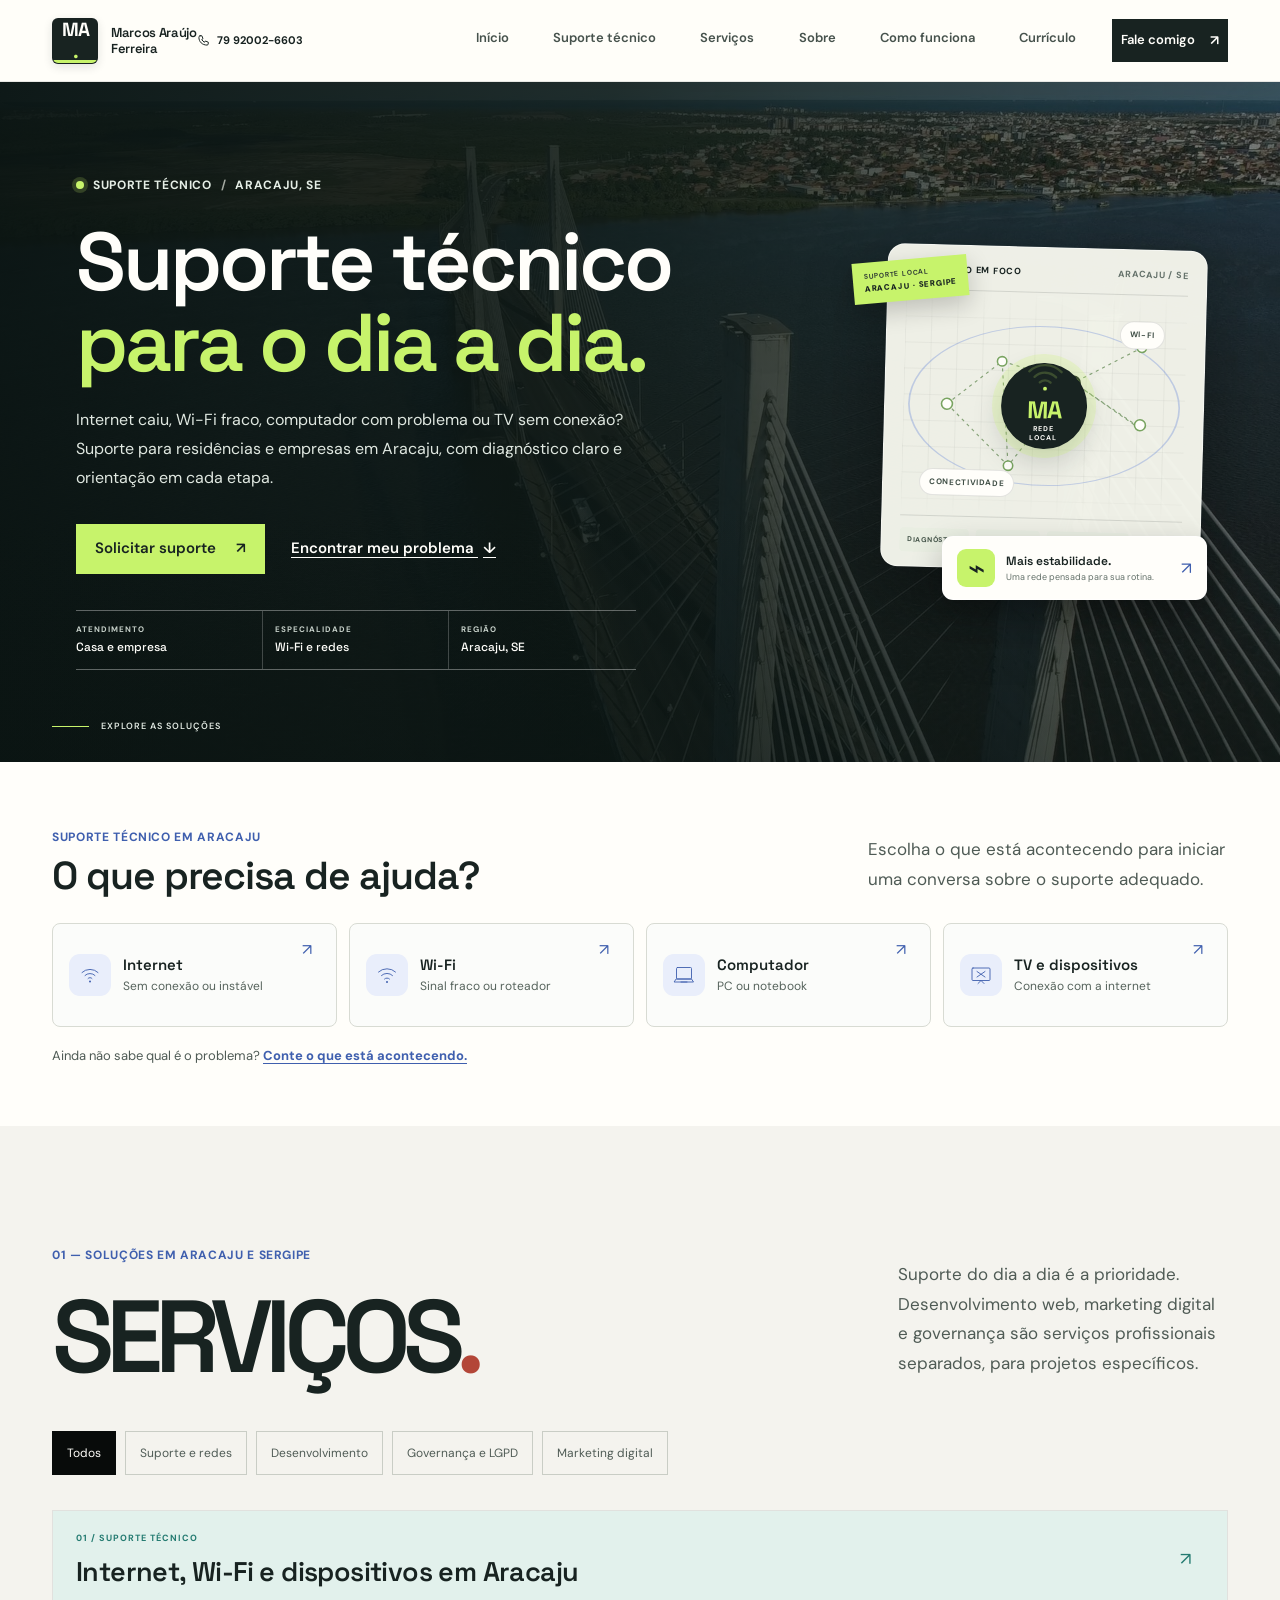
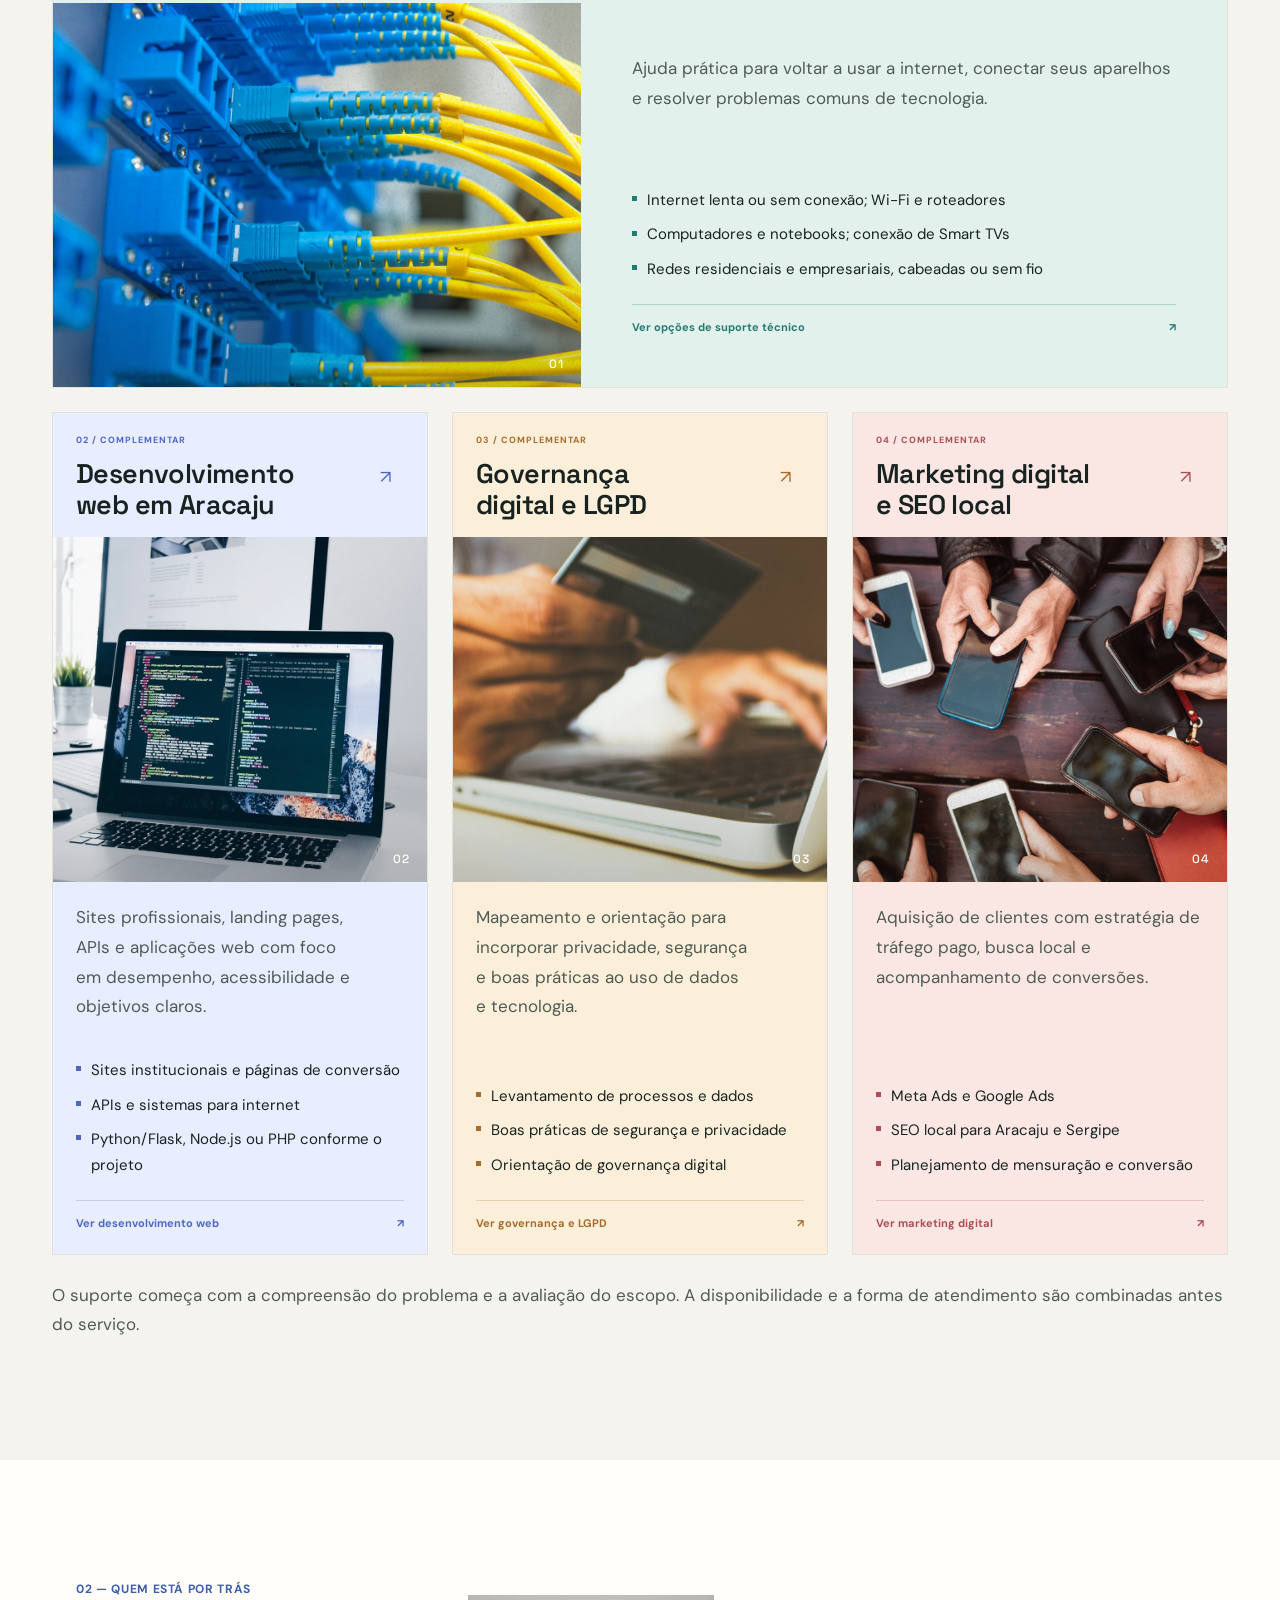
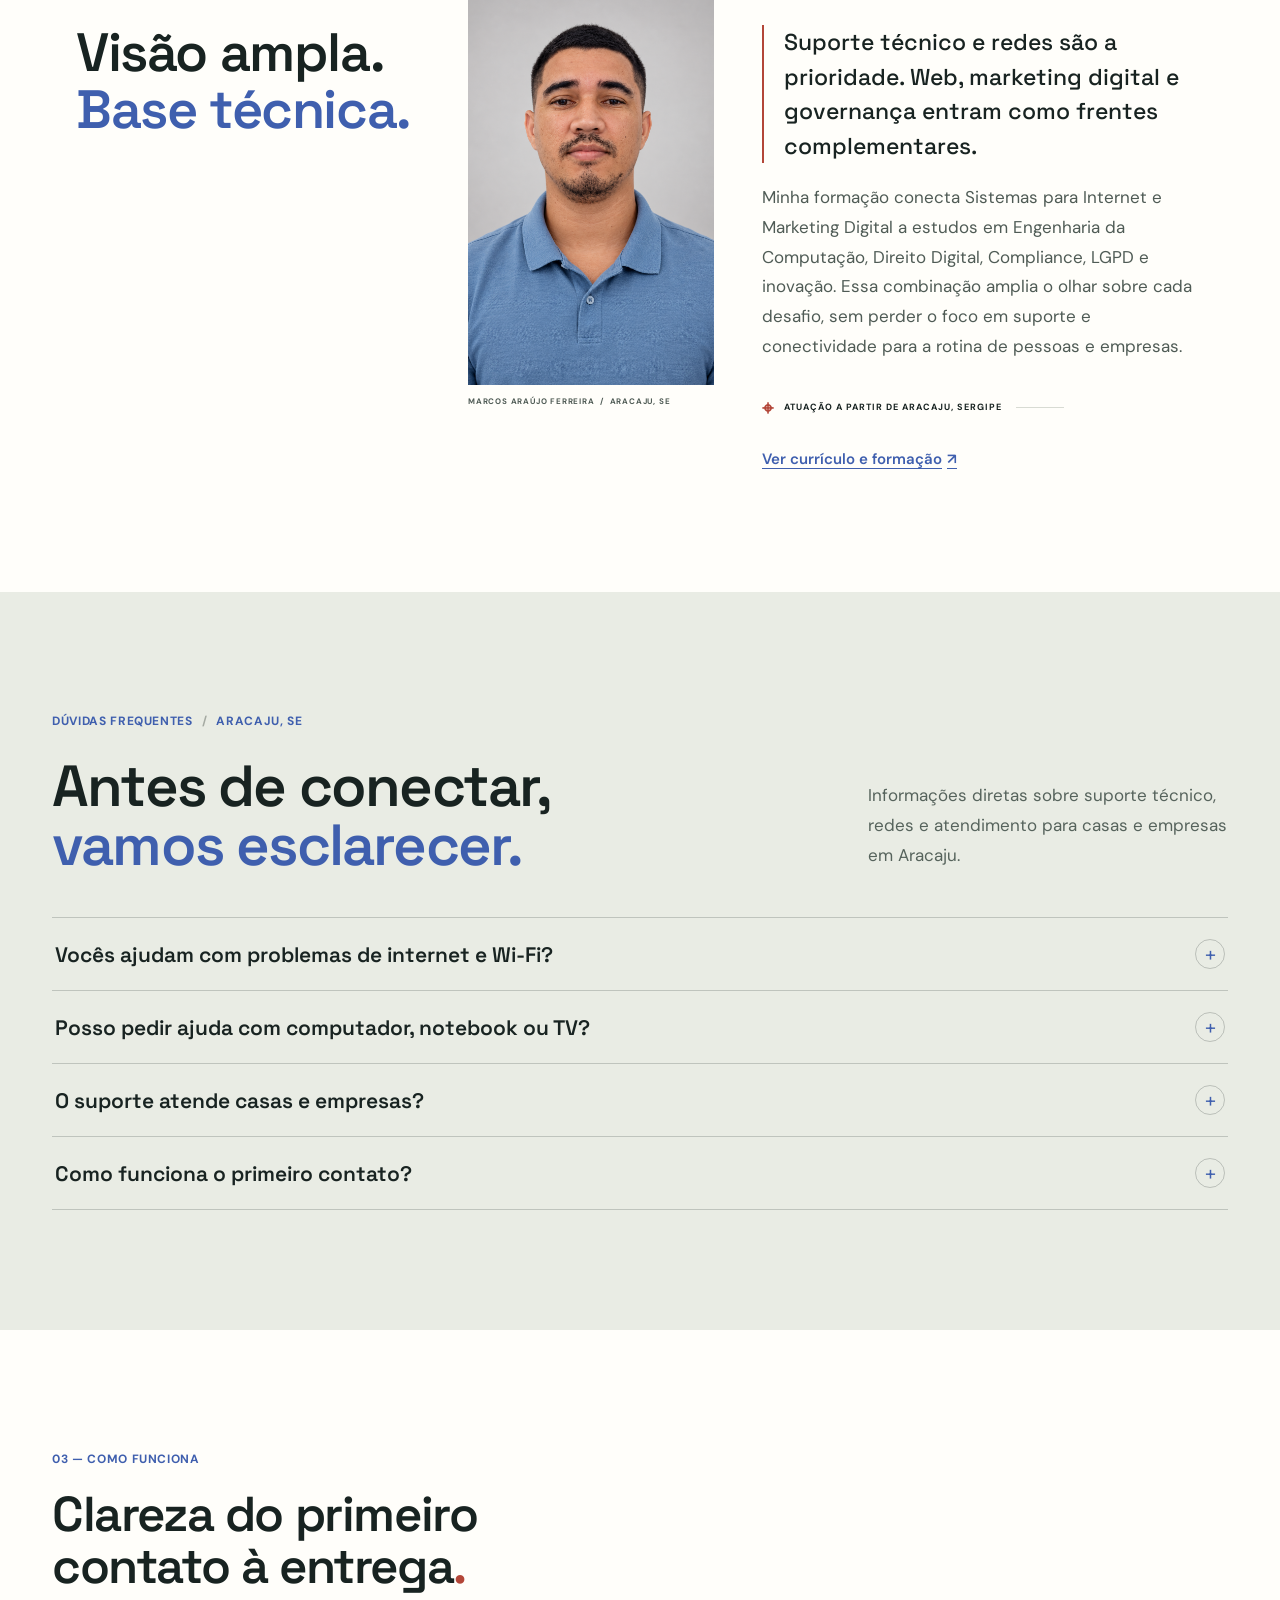
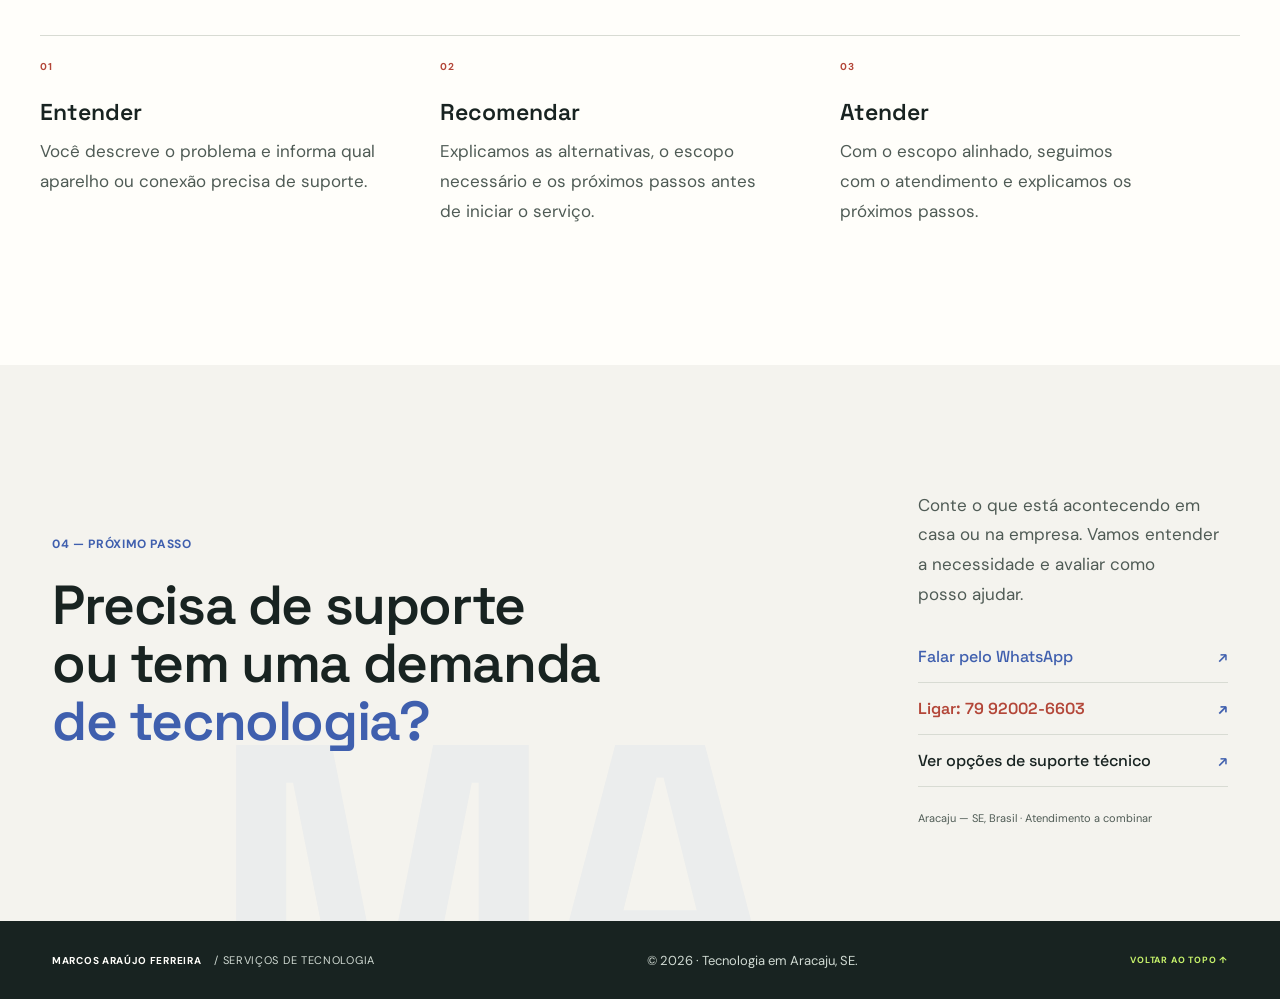
<file: index.html>
<!doctype html>
<html lang="pt-BR">
  <head>
    <meta charset="utf-8">
    <meta name="viewport" content="width=device-width, initial-scale=1, viewport-fit=cover">
    <meta name="theme-color" content="#182321">
    <link rel="icon" type="image/svg+xml" href="favicon.svg">
    <meta name="description" content="Suporte técnico em Aracaju para internet, Wi-Fi, computadores, notebooks e TVs conectadas. Atendimento residencial e empresarial com avaliação clara.">
    <meta name="author" content="Marcos Araújo Ferreira">
    <meta name="geo.region" content="BR-SE">
    <meta name="geo.placename" content="Aracaju">
    <link rel="canonical" href="https://marcosaraujoferreira.com.br/">
    <meta property="og:type" content="website">
    <meta property="og:locale" content="pt_BR">
    <meta property="og:site_name" content="Marcos Araújo Ferreira">
    <meta property="og:url" content="https://marcosaraujoferreira.com.br/">
    <meta property="og:title" content="Suporte Técnico em Aracaju | Redes, Wi-Fi e TI">
    <meta property="og:description" content="Suporte técnico em Aracaju para internet, Wi-Fi, computadores, notebooks e TVs conectadas. Atendimento residencial e empresarial.">
    <meta property="og:image" content="https://marcosaraujoferreira.com.br/infra-servidores.jpg">
    <meta property="og:image:alt" content="Infraestrutura de servidores e redes">
    <meta name="twitter:card" content="summary_large_image">
    <title>Suporte Técnico em Aracaju | Redes, Wi-Fi e TI</title>
    <link rel="preload" as="image" href="header.jpg" fetchpriority="high">
    <link rel="preconnect" href="https://fonts.googleapis.com">
    <link rel="preconnect" href="https://fonts.gstatic.com" crossorigin>
    <link href="https://fonts.googleapis.com/css2?family=DM+Sans:wght@400;500;600;700&family=Space+Grotesk:wght@400;500;600;700&display=swap" rel="stylesheet">
    <link href="https://cdn.jsdelivr.net/npm/bootstrap@5.3.3/dist/css/bootstrap.min.css" rel="stylesheet" integrity="sha384-QWTKZyjpPEjISv5WaRU9OFeRpok6YctnYmDr5pNlyT2bRjXh0JMhjY6hW+ALEwIH" crossorigin="anonymous">
    <link rel="stylesheet" href="style.css">
    <script type="application/ld+json">
      {
        "@context": "https://schema.org",
        "@graph": [
          {
            "@type": "Person",
            "@id": "https://marcosaraujoferreira.com.br/#marcos-araujo-ferreira",
            "url": "https://marcosaraujoferreira.com.br/",
            "name": "Marcos Araújo Ferreira",
            "jobTitle": "Analista de Sistemas",
            "description": "Profissional de tecnologia com foco principal em suporte técnico e infraestrutura de redes residenciais e empresariais em Aracaju, e atuação complementar em desenvolvimento web, marketing digital e governança de dados.",
            "areaServed": [
              { "@type": "City", "name": "Aracaju" },
              { "@type": "AdministrativeArea", "name": "Sergipe" }
            ],
            "knowsAbout": [
              "Suporte técnico residencial e empresarial",
              "Infraestrutura de redes residenciais e empresariais",
              "Wi-Fi, roteadores e conectividade em Aracaju",
              "Suporte técnico para computadores e notebooks",
              "Conexão de Smart TVs à internet",
              "MikroTik RouterOS e servidores Linux",
              "Desenvolvimento web e sistemas para internet",
              "Marketing digital",
              "SEO local",
              "Governança digital, privacidade e LGPD"
            ],
            "makesOffer": [
              {
                "@type": "Offer",
                "itemOffered": {
                  "@type": "Service",
                  "name": "Suporte técnico e infraestrutura de redes residenciais e empresariais",
                  "description": "Diagnóstico e suporte de conectividade, Wi-Fi, roteadores e infraestrutura de redes em Aracaju e Sergipe.",
                  "url": "https://marcosaraujoferreira.com.br/infraestrutura-redes-aracaju.html"
                }
              },
              {
                "@type": "Offer",
                "itemOffered": {
                  "@type": "Service",
                  "name": "Desenvolvimento web e sistemas",
                  "url": "https://marcosaraujoferreira.com.br/desenvolvimento-web-aracaju.html"
                }
              },
              {
                "@type": "Offer",
                "itemOffered": {
                  "@type": "Service",
                  "name": "Governança digital e LGPD",
                  "url": "https://marcosaraujoferreira.com.br/governanca-lgpd-aracaju.html"
                }
              },
              {
                "@type": "Offer",
                "itemOffered": {
                  "@type": "Service",
                  "name": "Marketing digital e SEO local",
                  "url": "https://marcosaraujoferreira.com.br/marketing-digital-aracaju.html"
                }
              }
            ],
            "sameAs": [
              "https://github.com/MarcosFerreir",
              "https://www.instagram.com/marcos.araujo_ferreira/"
            ]
          },
          {
            "@type": "WebSite",
            "@id": "https://marcosaraujoferreira.com.br/#website",
            "url": "https://marcosaraujoferreira.com.br/",
            "name": "Marcos Araújo Ferreira | Suporte técnico em Aracaju",
            "inLanguage": "pt-BR",
            "about": { "@id": "https://marcosaraujoferreira.com.br/#marcos-araujo-ferreira" },
            "publisher": { "@id": "https://marcosaraujoferreira.com.br/#marcos-araujo-ferreira" }
          },
          {
            "@type": "WebPage",
            "@id": "https://marcosaraujoferreira.com.br/#webpage",
            "url": "https://marcosaraujoferreira.com.br/",
            "name": "Suporte técnico em Aracaju | Redes, Wi-Fi e TI",
            "description": "Suporte técnico em Aracaju para residências e empresas, com foco em Wi-Fi, roteadores, conectividade e infraestrutura de redes.",
            "inLanguage": "pt-BR",
            "isPartOf": { "@id": "https://marcosaraujoferreira.com.br/#website" },
            "about": { "@id": "https://marcosaraujoferreira.com.br/#marcos-araujo-ferreira" },
            "mainEntity": { "@id": "https://marcosaraujoferreira.com.br/#marcos-araujo-ferreira" }
          }
        ]
      }
    </script>
    <script src="https://cdn.jsdelivr.net/npm/bootstrap@5.3.3/dist/js/bootstrap.bundle.min.js" integrity="sha384-YvpcrYf0tY3lHB60NNkmXc5s9fDVZLESaAA55NDzOxhy9GkcIdslK1eN7N6jIeHz" crossorigin="anonymous" defer></script>
    <script src="script.js" defer></script>
  </head>
  <body>
    <a class="skip-link" href="#conteudo">Pular para o conteúdo</a>

    <header class="site-header navbar navbar-expand-lg">
      <a class="brand" href="#inicio" aria-label="Marcos Araújo Ferreira, início">
        <span class="brand-mark" aria-hidden="true">MA<span>.</span></span>
        <span class="brand-name">Marcos Araújo<br>Ferreira</span>
      </a>
      <button class="menu-toggle navbar-toggler" type="button" data-bs-toggle="collapse" data-bs-target="#site-nav" aria-expanded="false" aria-controls="site-nav" aria-label="Abrir menu">
        <span></span><span></span>
      </button>
      <a class="header-phone" href="tel:+5579920026603" aria-label="Ligar para 79 92002-6603"><svg viewBox="0 0 24 24" aria-hidden="true"><path d="M7 3h3l2 5-2.2 1.5a15 15 0 0 0 4.7 4.7L16 12l5 2v3c0 1.1-.9 2-2 2C10.7 19 5 13.3 5 6c0-1.7.9-3 2-3Z"/></svg><span>79 92002-6603</span></a>
      <nav class="site-nav collapse navbar-collapse" id="site-nav" aria-label="Navegação principal">
        <div class="navbar-nav ms-auto align-items-lg-center gap-lg-4">
          <a class="nav-link" href="#inicio">Início</a>
          <a class="nav-link" href="infraestrutura-redes-aracaju.html">Suporte técnico</a>
          <a class="nav-link" href="#servicos">Serviços</a>
          <a class="nav-link" href="#sobre">Sobre</a>
          <a class="nav-link" href="#processo">Como funciona</a>
          <a class="nav-link" href="curriculo.html">Currículo</a>
          <a class="nav-link nav-contact" href="#contato">Fale comigo <span aria-hidden="true">↗</span></a>
        </div>
      </nav>
    </header>

    <main id="conteudo">
      <section class="hero home-hero" id="inicio" aria-labelledby="hero-title">
        <div class="row align-items-center g-5">
          <div class="col-md-7">
            <div class="hero-copy">
              <p class="eyebrow"><span class="status-dot"></span> SUPORTE TÉCNICO <span class="eyebrow-divider">/</span> ARACAJU, SE</p>
              <h1 id="hero-title">Suporte técnico<br><span>para o dia a dia.</span></h1>
              <p class="hero-intro">Internet caiu, Wi-Fi fraco, computador com problema ou TV sem conexão? Suporte para residências e empresas em Aracaju, com diagnóstico claro e orientação em cada etapa.</p>
              <div class="hero-actions">
                <a class="button button-dark" href="https://wa.me/5561996556538?text=Ol%C3%A1%2C%20preciso%20de%20suporte%20t%C3%A9cnico%20em%20Aracaju." target="_blank" rel="noopener noreferrer">Solicitar suporte <span aria-hidden="true">↗</span></a>
                <a class="text-link" href="#ajuda">Encontrar meu problema <span aria-hidden="true">↓</span></a>
              </div>
              <div class="hero-signals" aria-label="Principais frentes de atendimento">
                <div><span>ATENDIMENTO</span><strong>Casa e empresa</strong></div>
                <div><span>ESPECIALIDADE</span><strong>Wi-Fi e redes</strong></div>
                <div><span>REGIÃO</span><strong>Aracaju, SE</strong></div>
              </div>
            </div>
          </div>
          <div class="col-md-4 offset-md-1">
            <aside class="hero-visual-panel" aria-label="Atendimento de suporte e redes em Aracaju">
              <div class="network-window">
                <div class="network-window-top">
                  <span class="network-window-label"><i aria-hidden="true"></i> CONEXÃO EM FOCO</span>
                  <span class="network-window-location">ARACAJU / SE</span>
                </div>
                <div class="network-diagram" aria-hidden="true">
                  <span class="network-orbit network-orbit-one"></span>
                  <span class="network-orbit network-orbit-two"></span>
                  <svg viewBox="0 0 360 250" focusable="false">
                    <path d="M56 126 125 70l92 25 86-47M56 126l80 77 81-108 86 55M125 70l11 133m81-108 81 53" />
                    <circle cx="56" cy="126" r="7" />
                    <circle cx="125" cy="70" r="6" />
                    <circle cx="217" cy="95" r="8" />
                    <circle cx="303" cy="48" r="6" />
                    <circle cx="136" cy="203" r="6" />
                    <circle cx="303" cy="147" r="7" />
                  </svg>
                  <div class="network-core">
                    <svg class="wifi-transmission" viewBox="0 0 48 34" focusable="false" aria-hidden="true">
                      <path class="wifi-wave wifi-wave-one" d="M17 17a10 10 0 0 1 14 0" />
                      <path class="wifi-wave wifi-wave-two" d="M10 10a20 20 0 0 1 28 0" />
                      <path class="wifi-wave wifi-wave-three" d="M3 3a30 30 0 0 1 42 0" />
                      <circle cx="24" cy="25" r="2.5" />
                    </svg>
                    <span>MA</span><small>REDE<br>LOCAL</small>
                  </div>
                  <span class="network-node-label network-node-label-top">WI-FI</span>
                  <span class="network-node-label network-node-label-bottom">CONECTIVIDADE</span>
                </div>
                <div class="network-window-footer">
                  <span>DIAGNÓSTICO</span><span>ROTEADORES</span><span>INFRAESTRUTURA</span>
                </div>
              </div>
              <div class="network-float-card">
                <span class="network-float-icon" aria-hidden="true">⌁</span>
                <span><strong>Mais estabilidade.</strong><small>Uma rede pensada para sua rotina.</small></span>
                <span class="network-float-arrow" aria-hidden="true">↗</span>
              </div>
              <span class="network-location-stamp" aria-hidden="true">SUPORTE LOCAL<br><strong>ARACAJU · SERGIPE</strong></span>
            </aside>
          </div>
        </div>
        <a class="scroll-cue" href="#servicos"><span class="scroll-line"></span> EXPLORE AS SOLUÇÕES</a>
      </section>

      <section class="help-chooser" id="ajuda" aria-labelledby="help-title">
        <div class="section-wrap">
          <div class="help-chooser-heading">
            <div>
              <p class="eyebrow">SUPORTE TÉCNICO EM ARACAJU</p>
              <h2 id="help-title">O que precisa de ajuda?</h2>
            </div>
            <p>Escolha o que está acontecendo para iniciar uma conversa sobre o suporte adequado.</p>
          </div>
          <div class="help-options">
            <a class="help-option" href="https://wa.me/5561996556538?text=Ol%C3%A1%2C%20estou%20com%20problema%20na%20internet%20e%20gostaria%20de%20suporte." target="_blank" rel="noopener noreferrer">
              <svg viewBox="0 0 48 48" aria-hidden="true" focusable="false"><path d="M8 19a23 23 0 0 1 32 0M14 25a14 14 0 0 1 20 0m-14 6a5 5 0 0 1 8 0"/><circle cx="24" cy="37" r="2" fill="currentColor" stroke="none"/></svg>
              <span><strong>Internet</strong><small>Sem conexão ou instável</small></span><span class="help-option-arrow" aria-hidden="true">↗</span>
            </a>
            <a class="help-option" href="https://wa.me/5561996556538?text=Ol%C3%A1%2C%20preciso%20de%20ajuda%20com%20o%20Wi-Fi%20ou%20a%20cobertura%20da%20rede." target="_blank" rel="noopener noreferrer">
              <svg viewBox="0 0 48 48" aria-hidden="true" focusable="false"><path d="M7 18a25 25 0 0 1 34 0M13 25a16 16 0 0 1 22 0m-16 7a7 7 0 0 1 10 0"/><circle cx="24" cy="38" r="2" fill="currentColor" stroke="none"/></svg>
              <span><strong>Wi-Fi</strong><small>Sinal fraco ou roteador</small></span><span class="help-option-arrow" aria-hidden="true">↗</span>
            </a>
            <a class="help-option" href="https://wa.me/5561996556538?text=Ol%C3%A1%2C%20preciso%20de%20suporte%20para%20um%20computador%20ou%20notebook." target="_blank" rel="noopener noreferrer">
              <svg viewBox="0 0 48 48" aria-hidden="true" focusable="false"><rect x="9" y="9" width="30" height="23" rx="2"/><path d="M5 38h38l-4-6H9zM18 38h12"/></svg>
              <span><strong>Computador</strong><small>PC ou notebook</small></span><span class="help-option-arrow" aria-hidden="true">↗</span>
            </a>
            <a class="help-option" href="https://wa.me/5561996556538?text=Ol%C3%A1%2C%20preciso%20de%20ajuda%20para%20conectar%20minha%20TV%20%C3%A0%20internet." target="_blank" rel="noopener noreferrer">
              <svg viewBox="0 0 48 48" aria-hidden="true" focusable="false"><rect x="6" y="10" width="36" height="25" rx="2"/><path d="m18 41 6-6 6 6M16 17l16 11m0-11L16 28"/></svg>
              <span><strong>TV e dispositivos</strong><small>Conexão com a internet</small></span><span class="help-option-arrow" aria-hidden="true">↗</span>
            </a>
          </div>
          <p class="help-chooser-note">Ainda não sabe qual é o problema? <a href="https://wa.me/5561996556538?text=Ol%C3%A1%2C%20preciso%20de%20ajuda%20com%20um%20problema%20de%20tecnologia." target="_blank" rel="noopener noreferrer">Conte o que está acontecendo.</a></p>
        </div>
      </section>

      <section class="services section-pad" id="servicos" aria-labelledby="services-title">
        <div class="section-wrap">
          <div class="services-heading reveal">
            <div>
              <p class="eyebrow">01 — SOLUÇÕES EM ARACAJU E SERGIPE</p>
              <h2 id="services-title">SERVIÇOS<span>.</span></h2>
            </div>
            <p class="services-intro">Suporte do dia a dia é a prioridade. Desenvolvimento web, marketing digital e governança são serviços profissionais separados, para projetos específicos.</p>
          </div>
          <div class="service-filters reveal" role="group" aria-label="Filtrar áreas de serviço">
            <button type="button" class="service-filter is-active" data-service-filter="all" aria-pressed="true">Todos</button>
            <button type="button" class="service-filter" data-service-filter="infra" aria-pressed="false">Suporte e redes</button>
            <button type="button" class="service-filter" data-service-filter="web" aria-pressed="false">Desenvolvimento</button>
            <button type="button" class="service-filter" data-service-filter="governance" aria-pressed="false">Governança e LGPD</button>
            <button type="button" class="service-filter" data-service-filter="marketing" aria-pressed="false">Marketing digital</button>
          </div>
          <p class="visually-hidden" id="service-filter-status" aria-live="polite">Exibindo o serviço principal e as três áreas complementares.</p>
          <div class="row g-4 service-grid">
            <div class="col-12" data-service-category="infra">
              <article class="service-card service-card-network service-card-primary reveal h-100">
                <div class="service-card-heading"><span class="service-number">01 / SUPORTE TÉCNICO</span><span class="service-card-mark" aria-hidden="true">↗</span><h3>Internet, Wi-Fi e dispositivos em Aracaju</h3></div>
                <div class="service-card-image-wrap"><img class="service-card-image" src="redes.png" alt="Conectores e cabos de rede em um painel de infraestrutura" width="1080" height="1350" loading="lazy" decoding="async"><span class="service-image-index" aria-hidden="true">01</span></div>
                <div class="service-card-copy">
                  <p>Ajuda prática para voltar a usar a internet, conectar seus aparelhos e resolver problemas comuns de tecnologia.</p>
                  <ul><li>Internet lenta ou sem conexão; Wi-Fi e roteadores</li><li>Computadores e notebooks; conexão de Smart TVs</li><li>Redes residenciais e empresariais, cabeadas ou sem fio</li></ul>
                  <a class="service-card-link" href="infraestrutura-redes-aracaju.html">Ver opções de suporte técnico <span aria-hidden="true">↗</span></a>
                </div>
              </article>
            </div>
            <div class="col-md-6 col-lg-4" data-service-category="web">
              <article class="service-card service-card-web reveal h-100">
                <div class="service-card-heading"><span class="service-number">02 / COMPLEMENTAR</span><span class="service-card-mark" aria-hidden="true">↗</span><h3>Desenvolvimento web em Aracaju</h3></div>
                <div class="service-card-image-wrap"><img class="service-card-image" src="desenvolvimento-web.jpg" alt="Estação de trabalho com código em tela, representando desenvolvimento web" width="900" height="1200" loading="lazy" decoding="async"><span class="service-image-index" aria-hidden="true">02</span></div>
                <div class="service-card-copy">
                  <p>Sites profissionais, landing pages, APIs e aplicações web com foco em desempenho, acessibilidade e objetivos claros.</p>
                  <ul><li>Sites institucionais e páginas de conversão</li><li>APIs e sistemas para internet</li><li>Python/Flask, Node.js ou PHP conforme o projeto</li></ul>
                  <a class="service-card-link" href="desenvolvimento-web-aracaju.html">Ver desenvolvimento web <span aria-hidden="true">↗</span></a>
                </div>
              </article>
            </div>
            <div class="col-md-6 col-lg-4" data-service-category="governance">
              <article class="service-card service-card-governance reveal h-100">
                <div class="service-card-heading"><span class="service-number">03 / COMPLEMENTAR</span><span class="service-card-mark" aria-hidden="true">↗</span><h3>Governança digital e LGPD</h3></div>
                <div class="service-card-image-wrap"><img class="service-card-image" src="privacidade-dados.jpg" alt="Cadeado digital em tela, ilustrando privacidade e proteção de dados" width="900" height="1200" loading="lazy" decoding="async"><span class="service-image-index" aria-hidden="true">03</span></div>
                <div class="service-card-copy">
                  <p>Mapeamento e orientação para incorporar privacidade, segurança e boas práticas ao uso de dados e tecnologia.</p>
                  <ul><li>Levantamento de processos e dados</li><li>Boas práticas de segurança e privacidade</li><li>Orientação de governança digital</li></ul>
                  <a class="service-card-link" href="governanca-lgpd-aracaju.html">Ver governança e LGPD <span aria-hidden="true">↗</span></a>
                </div>
              </article>
            </div>
            <div class="col-md-6 col-lg-4" data-service-category="marketing">
              <article class="service-card service-card-marketing reveal h-100">
                <div class="service-card-heading"><span class="service-number">04 / COMPLEMENTAR</span><span class="service-card-mark" aria-hidden="true">↗</span><h3>Marketing digital e SEO local</h3></div>
                <div class="service-card-image-wrap"><img class="service-card-image" src="redessociais1.png" alt="Pessoas usando smartphones, representando campanhas em redes sociais" width="1080" height="1350" loading="lazy" decoding="async"><span class="service-image-index" aria-hidden="true">04</span></div>
                <div class="service-card-copy">
                  <p>Aquisição de clientes com estratégia de tráfego pago, busca local e acompanhamento de conversões.</p>
                  <ul><li>Meta Ads e Google Ads</li><li>SEO local para Aracaju e Sergipe</li><li>Planejamento de mensuração e conversão</li></ul>
                  <a class="service-card-link" href="marketing-digital-aracaju.html">Ver marketing digital <span aria-hidden="true">↗</span></a>
                </div>
              </article>
            </div>
          </div>
          <p class="services-note">O suporte começa com a compreensão do problema e a avaliação do escopo. A disponibilidade e a forma de atendimento são combinadas antes do serviço.</p>
        </div>
      </section>

      <section class="about section-wrap section-pad" id="sobre" aria-labelledby="about-title">
        <div class="row g-5 about-grid">
          <div class="section-heading reveal col-lg-4">
            <p class="eyebrow">02 — QUEM ESTÁ POR TRÁS</p>
            <h2 id="about-title">Visão ampla.<br><span>Base técnica.</span></h2>
          </div>
          <figure class="about-portrait reveal col-lg-3">
            <img src="me.png" alt="Marcos Araújo Ferreira" width="1080" height="1350" loading="lazy" decoding="async">
            <figcaption>MARCOS ARAÚJO FERREIRA&nbsp; / &nbsp;ARACAJU, SE</figcaption>
          </figure>
          <div class="about-copy reveal col-lg-5">
            <p class="lead">Suporte técnico e redes são a prioridade. Web, marketing digital e governança entram como frentes complementares.</p>
            <p>Minha formação conecta Sistemas para Internet e Marketing Digital a estudos em Engenharia da Computação, Direito Digital, Compliance, LGPD e inovação. Essa combinação amplia o olhar sobre cada desafio, sem perder o foco em suporte e conectividade para a rotina de pessoas e empresas.</p>
            <div class="location-line"><span class="location-pin" aria-hidden="true">⌖</span> ATUAÇÃO A PARTIR DE ARACAJU, SERGIPE <span class="location-rule"></span></div>
            <a class="text-link about-cv-link" href="curriculo.html">Ver currículo e formação <span aria-hidden="true">↗</span></a>
          </div>
        </div>
      </section>

      <section class="home-faq section-pad" id="duvidas" aria-labelledby="faq-title">
        <div class="section-wrap">
          <div class="home-faq-heading">
            <div>
              <p class="eyebrow">DÚVIDAS FREQUENTES <span class="eyebrow-divider">/</span> ARACAJU, SE</p>
              <h2 id="faq-title">Antes de conectar,<br><span>vamos esclarecer.</span></h2>
            </div>
            <p>Informações diretas sobre suporte técnico, redes e atendimento para casas e empresas em Aracaju.</p>
          </div>
          <div class="home-faq-list">
            <details class="home-faq-item">
              <summary>Vocês ajudam com problemas de internet e Wi-Fi?<span aria-hidden="true"></span></summary>
              <p>Sim. O suporte inclui diagnóstico de conexão, sinal Wi-Fi fraco, roteadores e dispositivos que não conseguem acessar a rede.</p>
            </details>
            <details class="home-faq-item">
              <summary>Posso pedir ajuda com computador, notebook ou TV?<span aria-hidden="true"></span></summary>
              <p>Sim. Há suporte para conectar computadores, notebooks e Smart TVs à internet e para avaliar problemas comuns de configuração e conexão.</p>
            </details>
            <details class="home-faq-item">
              <summary>O suporte atende casas e empresas?<span aria-hidden="true"></span></summary>
              <p>Sim. O atendimento é voltado a residências e empresas em Aracaju e Sergipe. A disponibilidade e o escopo são combinados após entender a necessidade.</p>
            </details>
            <details class="home-faq-item">
              <summary>Como funciona o primeiro contato?<span aria-hidden="true"></span></summary>
              <p>Você descreve o problema e o aparelho ou conexão envolvidos. A necessidade é avaliada e o escopo e os próximos passos são combinados antes do serviço.</p>
            </details>
          </div>
        </div>
      </section>

      <section class="process-section section-pad" id="processo" aria-labelledby="process-title">
        <div class="section-wrap">
          <div class="process-heading reveal">
            <p class="eyebrow">03 — COMO FUNCIONA</p>
            <h2 id="process-title">Clareza do primeiro<br>contato à entrega<span>.</span></h2>
          </div>
          <div class="row g-4 process-grid">
            <article class="col-md-4 reveal process-step"><span>01</span><h3>Entender</h3><p>Você descreve o problema e informa qual aparelho ou conexão precisa de suporte.</p></article>
            <article class="col-md-4 reveal process-step"><span>02</span><h3>Recomendar</h3><p>Explicamos as alternativas, o escopo necessário e os próximos passos antes de iniciar o serviço.</p></article>
            <article class="col-md-4 reveal process-step"><span>03</span><h3>Atender</h3><p>Com o escopo alinhado, seguimos com o atendimento e explicamos os próximos passos.</p></article>
          </div>
        </div>
      </section>

      <section class="contact section-wrap" id="contato" aria-labelledby="contact-title">
        <div class="contact-copy reveal">
          <p class="eyebrow">04 — PRÓXIMO PASSO</p>
          <h2 id="contact-title">Precisa de suporte<br>ou tem uma demanda<br><span>de tecnologia?</span></h2>
        </div>
        <div class="contact-links reveal">
          <p>Conte o que está acontecendo em casa ou na empresa. Vamos entender a necessidade e avaliar como posso ajudar.</p>
          <a href="https://wa.me/5561996556538?text=Ol%C3%A1%2C%20preciso%20de%20suporte%20t%C3%A9cnico%20em%20Aracaju." target="_blank" rel="noopener noreferrer" aria-label="Conversar pelo WhatsApp sobre suporte técnico">Falar pelo WhatsApp <span aria-hidden="true">↗</span></a>
          <a class="contact-phone" href="tel:+5579920026603">Ligar: 79 92002-6603 <span aria-hidden="true">↗</span></a>
          <a href="infraestrutura-redes-aracaju.html">Ver opções de suporte técnico <span aria-hidden="true">↗</span></a>
          <span class="contact-location">Aracaju — SE, Brasil · Atendimento a combinar</span>
        </div>
        <div class="contact-decoration" aria-hidden="true">MA<span>.</span></div>
      </section>
    </main>

    <footer class="site-footer">
      <a class="footer-brand" href="#inicio">MARCOS ARAÚJO FERREIRA<span> / SERVIÇOS DE TECNOLOGIA</span></a>
      <p>© <span id="current-year">2026</span> · Tecnologia em Aracaju, SE.</p>
      <a class="back-top" href="#inicio">VOLTAR AO TOPO ↑</a>
    </footer>

    <nav class="mobile-app-nav" aria-label="Navegação rápida">
      <a class="mobile-app-nav-link" data-mobile-tab="home" href="#inicio" aria-label="Início">
        <svg viewBox="0 0 24 24" aria-hidden="true" focusable="false"><path d="m3 10 9-7 9 7v10a1 1 0 0 1-1 1h-5v-7H9v7H4a1 1 0 0 1-1-1z"/></svg><span>Início</span>
      </a>
      <a class="mobile-app-nav-link" data-mobile-tab="services" href="#ajuda" aria-label="Opções de suporte">
        <svg viewBox="0 0 24 24" aria-hidden="true" focusable="false"><path d="M12 3v18M3 12h18"/><circle cx="12" cy="12" r="8"/></svg><span>Suporte</span>
      </a>
      <a class="mobile-app-nav-link" data-mobile-tab="resume" href="curriculo.html" aria-label="Currículo">
        <svg viewBox="0 0 24 24" aria-hidden="true" focusable="false"><path d="M6 3h8l4 4v14H6a2 2 0 0 1-2-2V5a2 2 0 0 1 2-2Z"/><path d="M14 3v5h5M8 13h8M8 17h8"/></svg><span>Currículo</span>
      </a>
      <a class="mobile-app-nav-link mobile-app-nav-contact" data-mobile-tab="contact" href="https://wa.me/5561996556538" target="_blank" rel="noopener noreferrer" aria-label="Contato pelo WhatsApp">
        <svg viewBox="0 0 24 24" aria-hidden="true" focusable="false"><path d="M20 11.5a8.5 8.5 0 0 1-12.6 7.4L3 20l1.2-4.2A8.5 8.5 0 1 1 20 11.5Z"/><path d="M8.2 8.3c.3-.5.6-.5.9-.5h.5c.2 0 .4.1.5.4l.7 1.7c.1.2.1.4-.1.6l-.5.6c-.2.2-.2.4-.1.6.3.6 1.1 1.4 1.8 1.8.2.1.4.1.6-.1l.7-.8c.2-.2.4-.2.6-.1l1.6.8c.3.1.4.3.4.5 0 .4-.2 1-.6 1.3-.4.4-1 .6-1.6.5-1-.1-2.4-.7-3.8-1.9-1.2-1.1-2-2.5-2.2-3.5-.2-.8.2-1.5.6-1.9Z"/></svg><span>Contato</span>
      </a>
    </nav>
  </body>
</html>
</file>
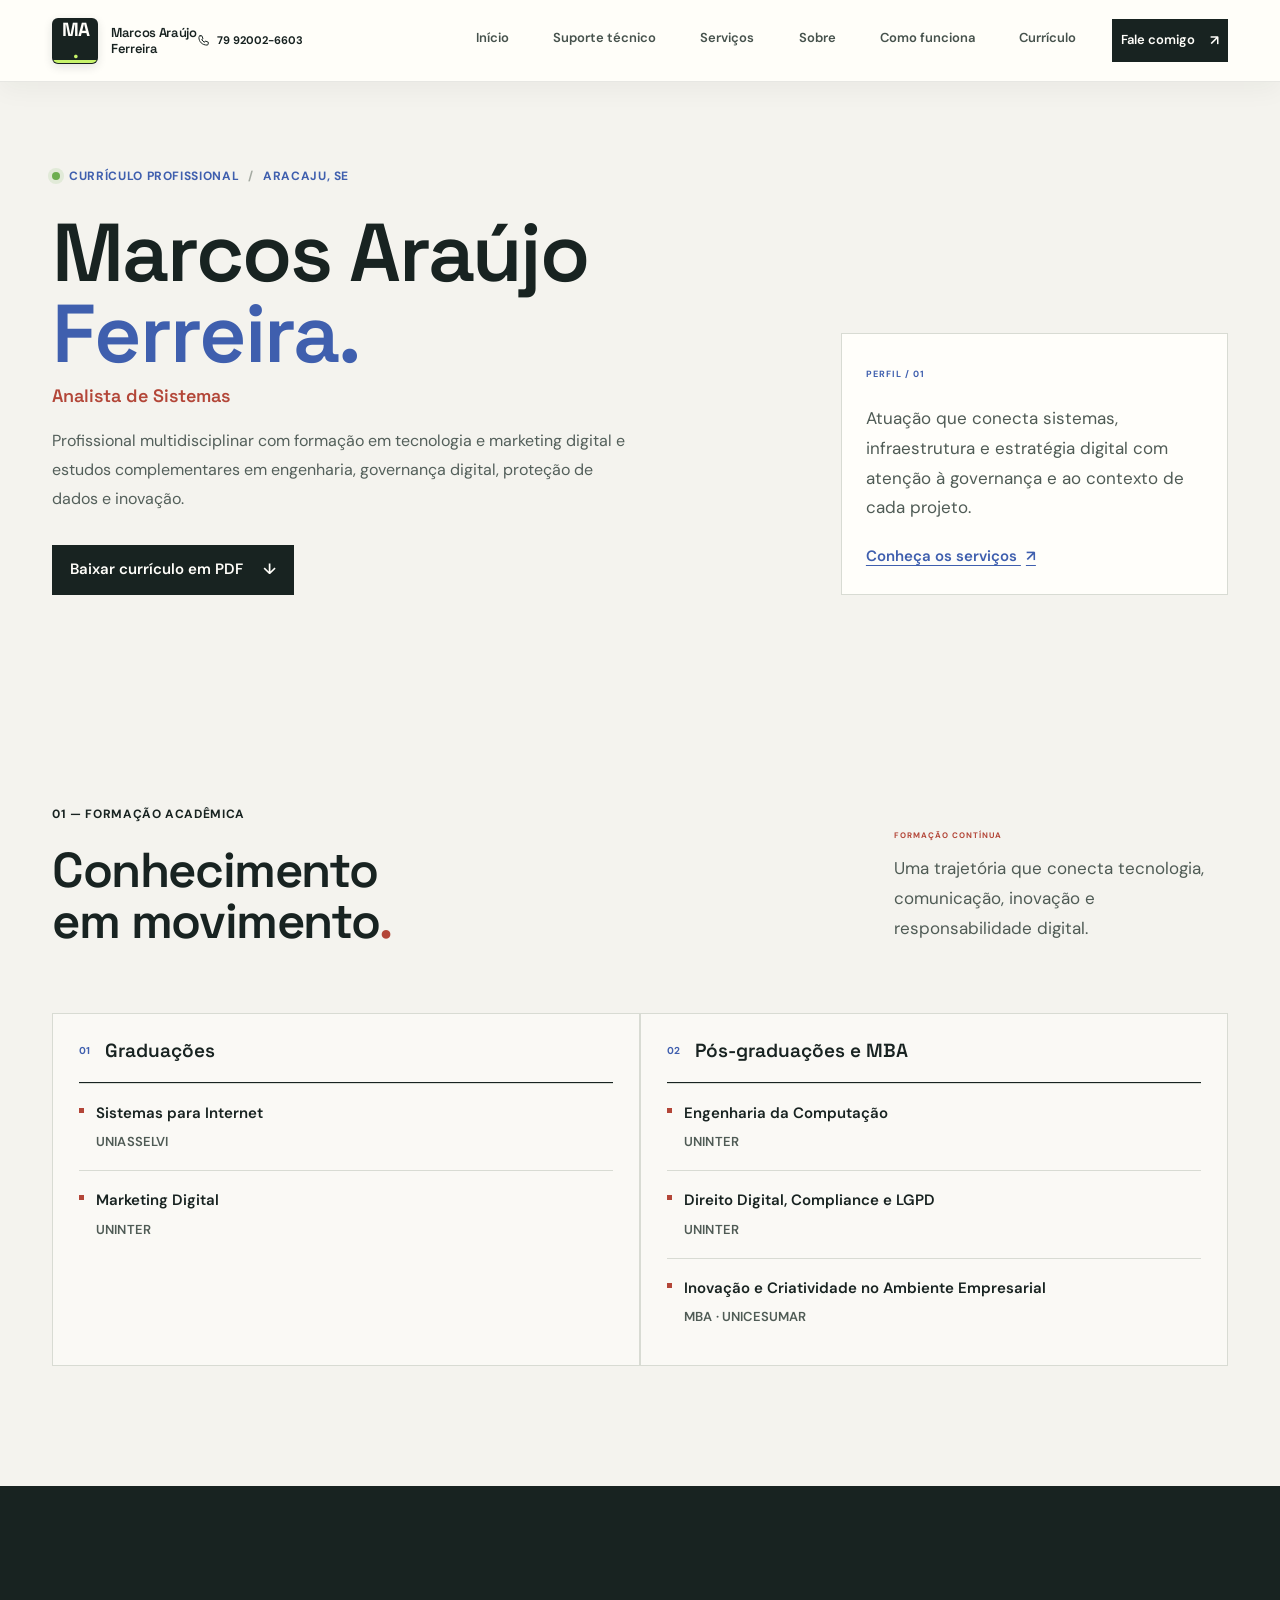
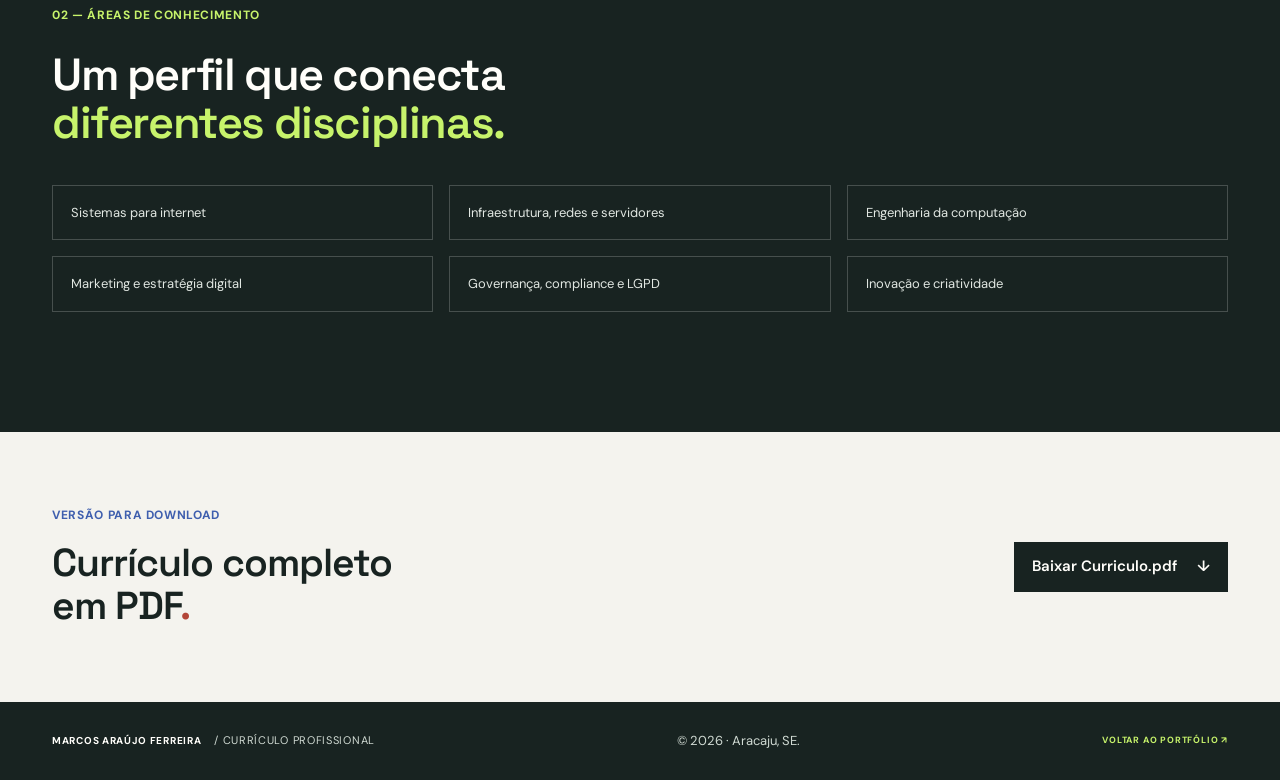
<file: curriculo.html>
<!doctype html>
<html lang="pt-BR">
  <head>
    <meta charset="utf-8">
    <meta name="viewport" content="width=device-width, initial-scale=1, viewport-fit=cover">
    <meta name="theme-color" content="#182321">
    <link rel="icon" type="image/svg+xml" href="favicon.svg">
    <meta name="description" content="Currículo de Marcos Araújo Ferreira, analista de sistemas em Aracaju, Sergipe. Consulte formação, áreas de conhecimento e baixe o currículo em PDF.">
    <meta name="author" content="Marcos Araújo Ferreira">
    <meta name="geo.region" content="BR-SE">
    <meta name="geo.placename" content="Aracaju">
    <link rel="canonical" href="https://marcosaraujoferreira.com.br/curriculo.html">
    <meta property="og:type" content="profile">
    <meta property="og:locale" content="pt_BR">
    <meta property="og:url" content="https://marcosaraujoferreira.com.br/curriculo.html">
    <meta property="og:title" content="Currículo | Marcos Araújo Ferreira — Aracaju, SE">
    <meta property="og:description" content="Formação em Sistemas para Internet e Marketing Digital, com especializações em tecnologia, governança digital e inovação.">
    <title>Currículo | Marcos Araújo Ferreira — Aracaju, SE</title>
    <link rel="preconnect" href="https://fonts.googleapis.com">
    <link rel="preconnect" href="https://fonts.gstatic.com" crossorigin>
    <link href="https://fonts.googleapis.com/css2?family=DM+Sans:wght@400;500;600;700&family=Space+Grotesk:wght@400;500;600;700&display=swap" rel="stylesheet">
    <link href="https://cdn.jsdelivr.net/npm/bootstrap@5.3.3/dist/css/bootstrap.min.css" rel="stylesheet" integrity="sha384-QWTKZyjpPEjISv5WaRU9OFeRpok6YctnYmDr5pNlyT2bRjXh0JMhjY6hW+ALEwIH" crossorigin="anonymous">
    <link rel="stylesheet" href="style.css">
    <script src="https://cdn.jsdelivr.net/npm/bootstrap@5.3.3/dist/js/bootstrap.bundle.min.js" integrity="sha384-YvpcrYf0tY3lHB60NNkmXc5s9fDVZLESaAA55NDzOxhy9GkcIdslK1eN7N6jIeHz" crossorigin="anonymous" defer></script>
    <script src="script.js" defer></script>
  </head>
  <body>
    <a class="skip-link" href="#conteudo">Pular para o conteúdo</a>

    <header class="site-header navbar navbar-expand-lg">
      <a class="brand" href="index.html#inicio" aria-label="Marcos Araújo Ferreira, página inicial">
        <span class="brand-mark" aria-hidden="true">MA<span>.</span></span>
        <span class="brand-name">Marcos Araújo<br>Ferreira</span>
      </a>
      <button class="menu-toggle navbar-toggler" type="button" data-bs-toggle="collapse" data-bs-target="#site-nav" aria-expanded="false" aria-controls="site-nav" aria-label="Abrir menu">
        <span></span><span></span>
      </button>
      <a class="header-phone" href="tel:+5579920026603" aria-label="Ligar para 79 92002-6603"><svg viewBox="0 0 24 24" aria-hidden="true"><path d="M7 3h3l2 5-2.2 1.5a15 15 0 0 0 4.7 4.7L16 12l5 2v3c0 1.1-.9 2-2 2C10.7 19 5 13.3 5 6c0-1.7.9-3 2-3Z"/></svg><span>79 92002-6603</span></a>
      <nav class="site-nav collapse navbar-collapse" id="site-nav" aria-label="Navegação principal">
        <div class="navbar-nav ms-auto align-items-lg-center gap-lg-4">
          <a class="nav-link" href="index.html#inicio">Início</a>
          <a class="nav-link" href="infraestrutura-redes-aracaju.html">Suporte técnico</a>
          <a class="nav-link" href="index.html#servicos">Serviços</a>
          <a class="nav-link" href="index.html#sobre">Sobre</a>
          <a class="nav-link" href="index.html#processo">Como funciona</a>
          <a class="nav-link" href="#conteudo">Currículo</a>
          <a class="nav-link nav-contact" href="index.html#contato">Fale comigo <span aria-hidden="true">↗</span></a>
        </div>
      </nav>
    </header>

    <main id="conteudo">
      <section class="resume-hero section-wrap" aria-labelledby="resume-title">
        <div class="resume-hero-copy">
          <p class="eyebrow"><span class="status-dot"></span> CURRÍCULO PROFISSIONAL <span class="eyebrow-divider">/</span> ARACAJU, SE</p>
          <h1 id="resume-title">Marcos Araújo<br><span>Ferreira.</span></h1>
          <p class="resume-role">Analista de Sistemas</p>
          <p class="hero-intro">Profissional multidisciplinar com formação em tecnologia e marketing digital e estudos complementares em engenharia, governança digital, proteção de dados e inovação.</p>
          <a class="button button-dark" href="Curriculo.pdf" download>Baixar currículo em PDF <span aria-hidden="true">↓</span></a>
        </div>
        <aside class="resume-aside">
          <span class="resume-aside-index">PERFIL / 01</span>
          <p>Atuação que conecta sistemas, infraestrutura e estratégia digital com atenção à governança e ao contexto de cada projeto.</p>
          <a class="text-link" href="index.html#servicos">Conheça os serviços <span aria-hidden="true">↗</span></a>
        </aside>
      </section>

      <section class="resume-section section-pad" aria-labelledby="education-title">
        <div class="section-wrap">
          <div class="education-heading reveal">
            <div>
              <p class="eyebrow">01 — FORMAÇÃO ACADÊMICA</p>
              <h2 id="education-title">Conhecimento<br>em movimento<span>.</span></h2>
            </div>
            <p class="section-aside"><span class="aside-index">FORMAÇÃO CONTÍNUA</span>Uma trajetória que conecta tecnologia, comunicação, inovação e responsabilidade digital.</p>
          </div>
          <div class="education-grid row g-4">
            <section class="education-group reveal col-md-6" aria-labelledby="degrees-title">
              <div class="group-label"><span>01</span><h3 id="degrees-title">Graduações</h3></div>
              <ul class="education-list">
                <li><span class="degree-name">Sistemas para Internet</span><span class="school">Uniasselvi</span></li>
                <li><span class="degree-name">Marketing Digital</span><span class="school">Uninter</span></li>
              </ul>
            </section>
            <section class="education-group reveal col-md-6" aria-labelledby="postgrad-title">
              <div class="group-label"><span>02</span><h3 id="postgrad-title">Pós-graduações e MBA</h3></div>
              <ul class="education-list">
                <li><span class="degree-name">Engenharia da Computação</span><span class="school">Uninter</span></li>
                <li><span class="degree-name">Direito Digital, Compliance e LGPD</span><span class="school">Uninter</span></li>
                <li><span class="degree-name">Inovação e Criatividade no Ambiente Empresarial</span><span class="school">MBA · UniCesumar</span></li>
              </ul>
            </section>
          </div>
        </div>
      </section>

      <section class="resume-expertise section-pad" aria-labelledby="expertise-title">
        <div class="section-wrap">
          <div class="resume-expertise-heading reveal">
            <p class="eyebrow">02 — ÁREAS DE CONHECIMENTO</p>
            <h2 id="expertise-title">Um perfil que conecta<br><span>diferentes disciplinas.</span></h2>
          </div>
          <div class="row g-3 expertise-grid">
            <div class="col-sm-6 col-lg-4"><div class="expertise-item">Sistemas para internet</div></div>
            <div class="col-sm-6 col-lg-4"><div class="expertise-item">Infraestrutura, redes e servidores</div></div>
            <div class="col-sm-6 col-lg-4"><div class="expertise-item">Engenharia da computação</div></div>
            <div class="col-sm-6 col-lg-4"><div class="expertise-item">Marketing e estratégia digital</div></div>
            <div class="col-sm-6 col-lg-4"><div class="expertise-item">Governança, compliance e LGPD</div></div>
            <div class="col-sm-6 col-lg-4"><div class="expertise-item">Inovação e criatividade</div></div>
          </div>
        </div>
      </section>

      <section class="resume-download section-wrap">
        <div class="resume-download-copy">
          <p class="eyebrow">VERSÃO PARA DOWNLOAD</p>
          <h2>Currículo completo<br>em PDF<span>.</span></h2>
        </div>
        <a class="button button-dark" href="Curriculo.pdf" download>Baixar Curriculo.pdf <span aria-hidden="true">↓</span></a>
      </section>
    </main>

    <footer class="site-footer">
      <a class="footer-brand" href="index.html#inicio">MARCOS ARAÚJO FERREIRA<span> / CURRÍCULO PROFISSIONAL</span></a>
      <p>© <span id="current-year">2026</span> · Aracaju, SE.</p>
      <a class="back-top" href="index.html">VOLTAR AO PORTFÓLIO ↗</a>
    </footer>

    <nav class="mobile-app-nav" aria-label="Navegação rápida">
      <a class="mobile-app-nav-link" data-mobile-tab="home" href="index.html#inicio" aria-label="Início"><svg viewBox="0 0 24 24" aria-hidden="true" focusable="false"><path d="m3 10 9-7 9 7v10a1 1 0 0 1-1 1h-5v-7H9v7H4a1 1 0 0 1-1-1z"/></svg><span>Início</span></a>
      <a class="mobile-app-nav-link" data-mobile-tab="services" href="index.html#servicos" aria-label="Serviços"><svg viewBox="0 0 24 24" aria-hidden="true" focusable="false"><rect x="3" y="3" width="8" height="8" rx="1"/><rect x="13" y="3" width="8" height="8" rx="1"/><rect x="3" y="13" width="8" height="8" rx="1"/><rect x="13" y="13" width="8" height="8" rx="1"/></svg><span>Serviços</span></a>
      <a class="mobile-app-nav-link" data-mobile-tab="resume" href="curriculo.html" aria-label="Currículo"><svg viewBox="0 0 24 24" aria-hidden="true" focusable="false"><path d="M6 3h8l4 4v14H6a2 2 0 0 1-2-2V5a2 2 0 0 1 2-2Z"/><path d="M14 3v5h5M8 13h8M8 17h8"/></svg><span>Currículo</span></a>
      <a class="mobile-app-nav-link mobile-app-nav-contact" data-mobile-tab="contact" href="https://wa.me/5561996556538" target="_blank" rel="noopener noreferrer" aria-label="Contato pelo WhatsApp"><svg viewBox="0 0 24 24" aria-hidden="true" focusable="false"><path d="M20 11.5a8.5 8.5 0 0 1-12.6 7.4L3 20l1.2-4.2A8.5 8.5 0 1 1 20 11.5Z"/><path d="M8.2 8.3c.3-.5.6-.5.9-.5h.5c.2 0 .4.1.5.4l.7 1.7c.1.2.1.4-.1.6l-.5.6c-.2.2-.2.4-.1.6.3.6 1.1 1.4 1.8 1.8.2.1.4.1.6-.1l.7-.8c.2-.2.4-.2.6-.1l1.6.8c.3.1.4.3.4.5 0 .4-.2 1-.6 1.3-.4.4-1 .6-1.6.5-1-.1-2.4-.7-3.8-1.9-1.2-1.1-2-2.5-2.2-3.5-.2-.8.2-1.5.6-1.9Z"/></svg><span>Contato</span></a>
    </nav>
  </body>
</html>
</file>
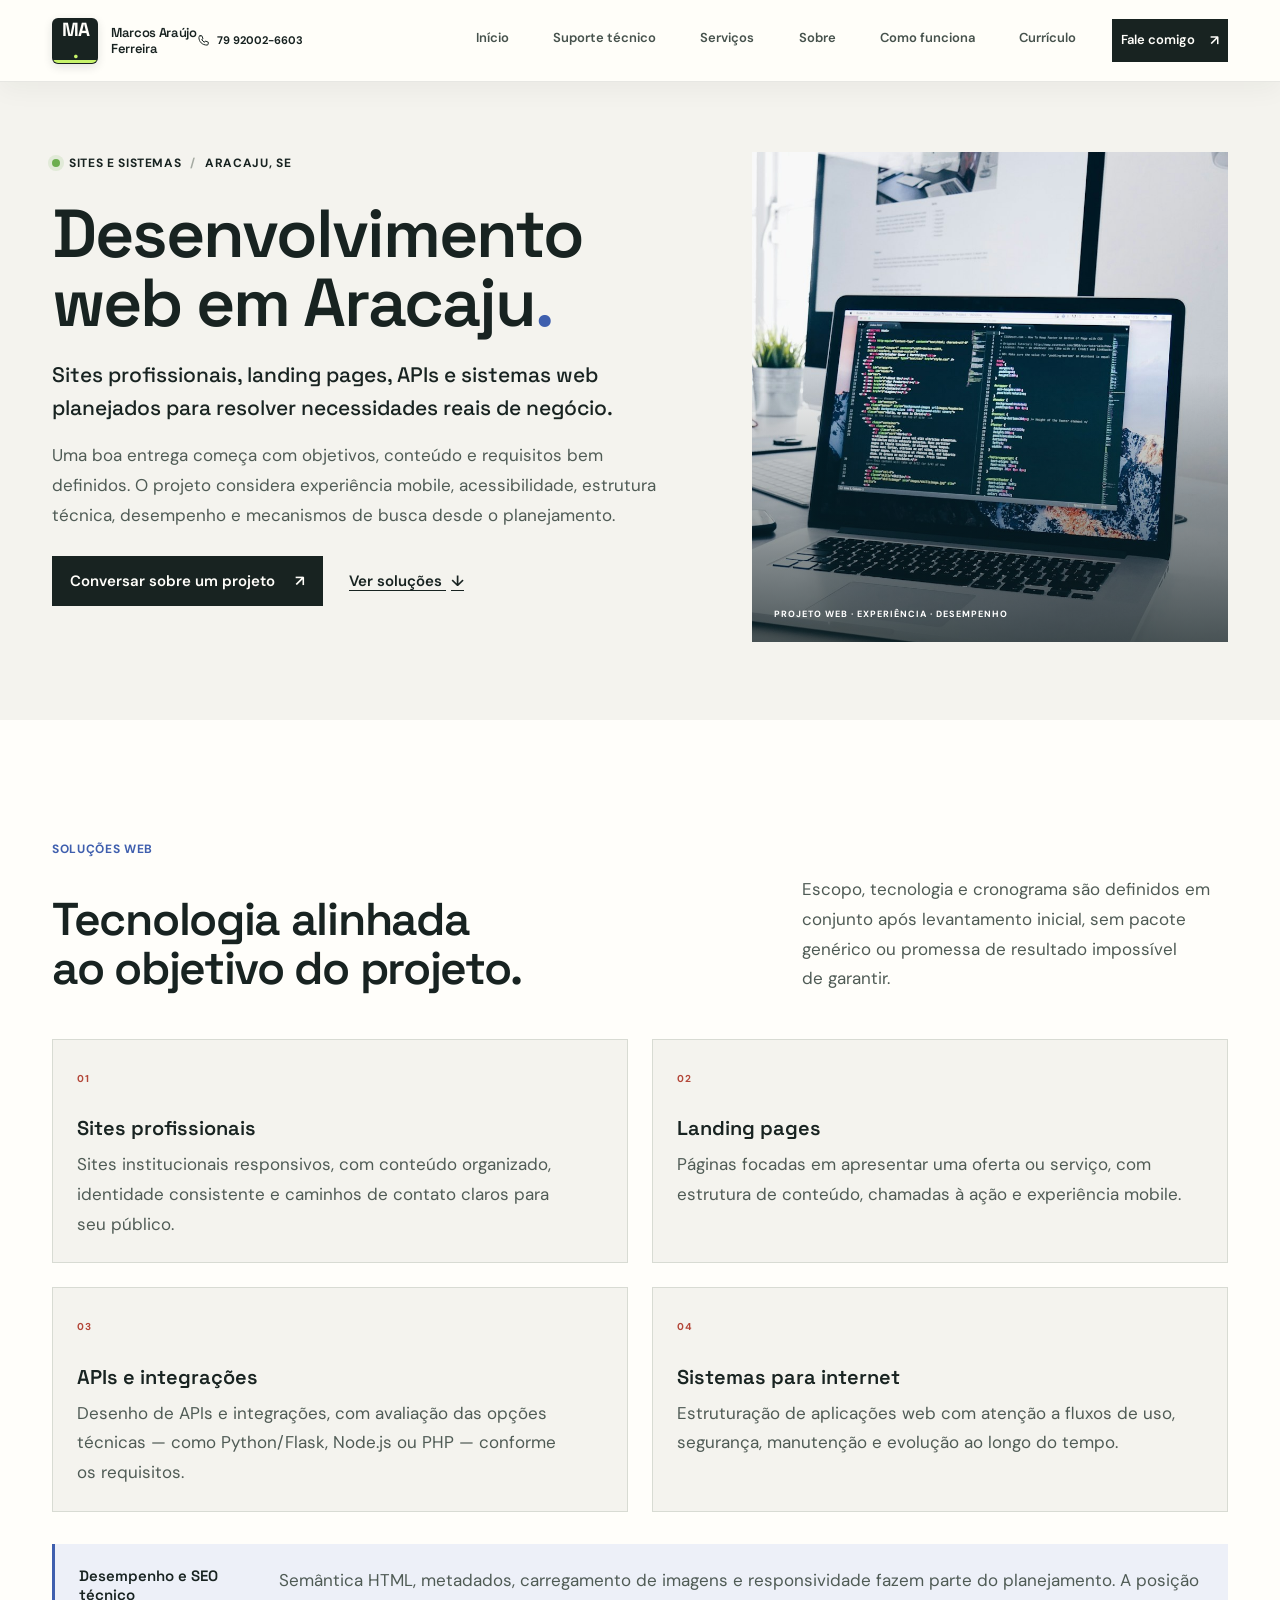
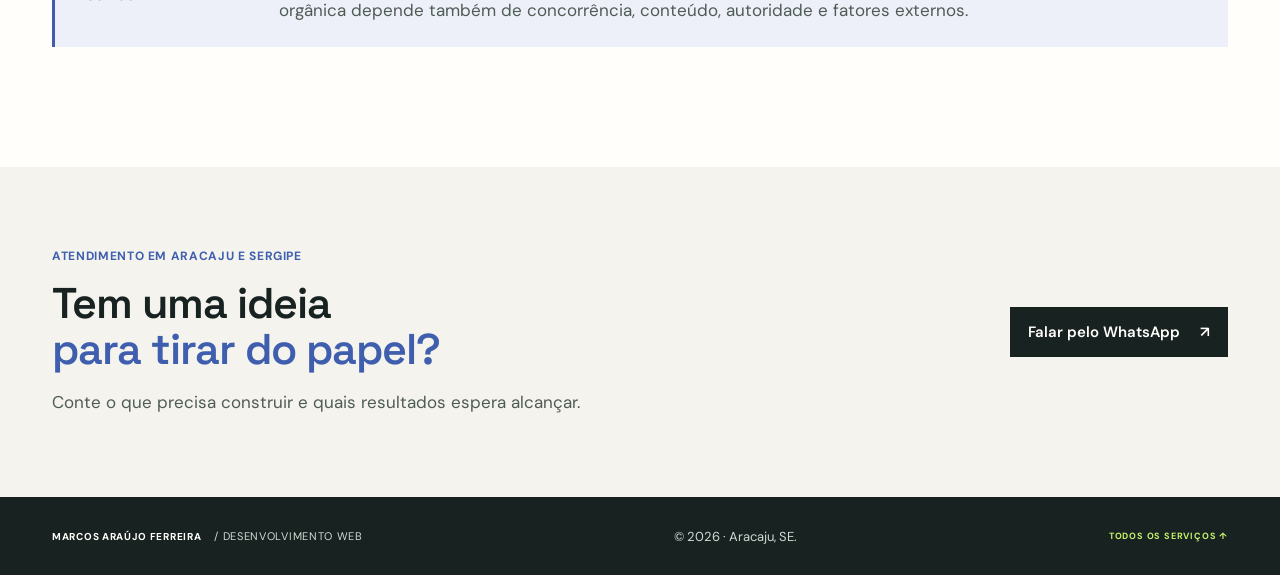
<file: desenvolvimento-web-aracaju.html>
<!doctype html>
<html lang="pt-BR">
  <head>
    <meta charset="utf-8">
    <meta name="viewport" content="width=device-width, initial-scale=1, viewport-fit=cover">
    <meta name="theme-color" content="#182321">
    <link rel="icon" type="image/svg+xml" href="favicon.svg">
    <meta name="description" content="Desenvolvimento web em Aracaju: sites profissionais, landing pages, APIs e sistemas para internet, com arquitetura adequada às necessidades do negócio.">
    <meta name="author" content="Marcos Araújo Ferreira">
    <meta name="geo.region" content="BR-SE">
    <meta name="geo.placename" content="Aracaju">
    <link rel="canonical" href="https://marcosaraujoferreira.com.br/desenvolvimento-web-aracaju.html">
    <meta property="og:type" content="website">
    <meta property="og:locale" content="pt_BR">
    <meta property="og:url" content="https://marcosaraujoferreira.com.br/desenvolvimento-web-aracaju.html">
    <meta property="og:image" content="https://marcosaraujoferreira.com.br/desenvolvimento-web.jpg">
    <meta property="og:title" content="Desenvolvimento Web em Aracaju | Marcos Araújo">
    <meta property="og:description" content="Sites rápidos, landing pages, APIs e aplicações web para negócios de Aracaju e Sergipe.">
    <title>Desenvolvimento Web em Aracaju | Marcos Araújo</title>
    <link rel="preconnect" href="https://fonts.googleapis.com">
    <link rel="preconnect" href="https://fonts.gstatic.com" crossorigin>
    <link href="https://fonts.googleapis.com/css2?family=DM+Sans:wght@400;500;600;700&family=Space+Grotesk:wght@400;500;600;700&display=swap" rel="stylesheet">
    <link href="https://cdn.jsdelivr.net/npm/bootstrap@5.3.3/dist/css/bootstrap.min.css" rel="stylesheet" integrity="sha384-QWTKZyjpPEjISv5WaRU9OFeRpok6YctnYmDr5pNlyT2bRjXh0JMhjY6hW+ALEwIH" crossorigin="anonymous">
    <link rel="stylesheet" href="style.css">
    <script type="application/ld+json">
      {
        "@context": "https://schema.org",
        "@type": "Service",
        "name": "Desenvolvimento web em Aracaju",
        "serviceType": "Desenvolvimento de sites, APIs e sistemas para internet",
        "description": "Planejamento e desenvolvimento web para empresas e profissionais de Aracaju e Sergipe.",
        "url": "https://marcosaraujoferreira.com.br/desenvolvimento-web-aracaju.html",
        "areaServed": [{ "@type": "City", "name": "Aracaju" }, { "@type": "AdministrativeArea", "name": "Sergipe" }],
        "provider": { "@type": "Person", "name": "Marcos Araújo Ferreira", "url": "https://marcosaraujoferreira.com.br/" }
      }
    </script>
    <script src="https://cdn.jsdelivr.net/npm/bootstrap@5.3.3/dist/js/bootstrap.bundle.min.js" integrity="sha384-YvpcrYf0tY3lHB60NNkmXc5s9fDVZLESaAA55NDzOxhy9GkcIdslK1eN7N6jIeHz" crossorigin="anonymous" defer></script>
    <script src="script.js" defer></script>
  </head>
  <body>
    <a class="skip-link" href="#conteudo">Pular para o conteúdo</a>
    <header class="site-header navbar navbar-expand-lg">
      <a class="brand" href="index.html#inicio" aria-label="Marcos Araújo Ferreira, início"><span class="brand-mark" aria-hidden="true">MA<span>.</span></span><span class="brand-name">Marcos Araújo<br>Ferreira</span></a>
      <button class="menu-toggle navbar-toggler" type="button" data-bs-toggle="collapse" data-bs-target="#site-nav" aria-expanded="false" aria-controls="site-nav" aria-label="Abrir menu"><span></span><span></span></button>
      <a class="header-phone" href="tel:+5579920026603" aria-label="Ligar para 79 92002-6603"><svg viewBox="0 0 24 24" aria-hidden="true"><path d="M7 3h3l2 5-2.2 1.5a15 15 0 0 0 4.7 4.7L16 12l5 2v3c0 1.1-.9 2-2 2C10.7 19 5 13.3 5 6c0-1.7.9-3 2-3Z"/></svg><span>79 92002-6603</span></a>
      <nav class="site-nav collapse navbar-collapse" id="site-nav" aria-label="Navegação principal"><div class="navbar-nav ms-auto align-items-lg-center gap-lg-4"><a class="nav-link" href="index.html#inicio">Início</a><a class="nav-link" href="infraestrutura-redes-aracaju.html">Suporte técnico</a><a class="nav-link" href="index.html#servicos">Serviços</a><a class="nav-link" href="index.html#sobre">Sobre</a><a class="nav-link" href="index.html#processo">Como funciona</a><a class="nav-link" href="curriculo.html">Currículo</a><a class="nav-link nav-contact" href="#contato">Fale comigo <span aria-hidden="true">↗</span></a></div></nav>
    </header>
    <main id="conteudo">
      <section class="service-detail-hero section-wrap" aria-labelledby="service-title">
        <div class="service-detail-copy">
          <p class="eyebrow"><span class="status-dot"></span> SITES E SISTEMAS <span class="eyebrow-divider">/</span> ARACAJU, SE</p>
          <h1 id="service-title">Desenvolvimento web em Aracaju<span>.</span></h1>
          <p class="service-detail-lead">Sites profissionais, landing pages, APIs e sistemas web planejados para resolver necessidades reais de negócio.</p>
          <p class="service-detail-text">Uma boa entrega começa com objetivos, conteúdo e requisitos bem definidos. O projeto considera experiência mobile, acessibilidade, estrutura técnica, desempenho e mecanismos de busca desde o planejamento.</p>
          <div class="hero-actions"><a class="button button-dark" href="https://wa.me/5561996556538" target="_blank" rel="noopener noreferrer">Conversar sobre um projeto <span aria-hidden="true">↗</span></a><a class="text-link" href="#escopo">Ver soluções <span aria-hidden="true">↓</span></a></div>
        </div>
        <figure class="service-detail-visual"><img src="desenvolvimento-web.jpg" alt="Desenvolvedor trabalhando em um computador com código na tela" width="900" height="1200" fetchpriority="high"><figcaption>PROJETO WEB · EXPERIÊNCIA · DESEMPENHO</figcaption></figure>
      </section>
      <section class="detail-scope section-pad" id="escopo" aria-labelledby="scope-title">
        <div class="section-wrap">
          <div class="detail-heading"><p class="eyebrow">SOLUÇÕES WEB</p><h2 id="scope-title">Tecnologia alinhada<br>ao objetivo do projeto.</h2><p>Escopo, tecnologia e cronograma são definidos em conjunto após levantamento inicial, sem pacote genérico ou promessa de resultado impossível de garantir.</p></div>
          <div class="row g-4 detail-service-grid">
            <article class="col-md-6"><div class="detail-service-item"><span>01</span><h3>Sites profissionais</h3><p>Sites institucionais responsivos, com conteúdo organizado, identidade consistente e caminhos de contato claros para seu público.</p></div></article>
            <article class="col-md-6"><div class="detail-service-item"><span>02</span><h3>Landing pages</h3><p>Páginas focadas em apresentar uma oferta ou serviço, com estrutura de conteúdo, chamadas à ação e experiência mobile.</p></div></article>
            <article class="col-md-6"><div class="detail-service-item"><span>03</span><h3>APIs e integrações</h3><p>Desenho de APIs e integrações, com avaliação das opções técnicas — como Python/Flask, Node.js ou PHP — conforme os requisitos.</p></div></article>
            <article class="col-md-6"><div class="detail-service-item"><span>04</span><h3>Sistemas para internet</h3><p>Estruturação de aplicações web com atenção a fluxos de uso, segurança, manutenção e evolução ao longo do tempo.</p></div></article>
          </div>
          <div class="detail-note"><strong>Desempenho e SEO técnico</strong><p>Semântica HTML, metadados, carregamento de imagens e responsividade fazem parte do planejamento. A posição orgânica depende também de concorrência, conteúdo, autoridade e fatores externos.</p></div>
        </div>
      </section>
      <section class="detail-cta section-wrap" id="contato"><div><p class="eyebrow">ATENDIMENTO EM ARACAJU E SERGIPE</p><h2>Tem uma ideia<br><span>para tirar do papel?</span></h2><p>Conte o que precisa construir e quais resultados espera alcançar.</p></div><a class="button button-dark" href="https://wa.me/5561996556538" target="_blank" rel="noopener noreferrer">Falar pelo WhatsApp <span aria-hidden="true">↗</span></a></section>
    </main>
    <footer class="site-footer"><a class="footer-brand" href="index.html#inicio">MARCOS ARAÚJO FERREIRA<span> / DESENVOLVIMENTO WEB</span></a><p>© <span id="current-year">2026</span> · Aracaju, SE.</p><a class="back-top" href="index.html#servicos">TODOS OS SERVIÇOS ↑</a></footer>
    <nav class="mobile-app-nav" aria-label="Navegação rápida">
      <a class="mobile-app-nav-link" data-mobile-tab="home" href="index.html#inicio" aria-label="Início"><svg viewBox="0 0 24 24" aria-hidden="true" focusable="false"><path d="m3 10 9-7 9 7v10a1 1 0 0 1-1 1h-5v-7H9v7H4a1 1 0 0 1-1-1z"/></svg><span>Início</span></a>
      <a class="mobile-app-nav-link" data-mobile-tab="services" href="index.html#servicos" aria-label="Serviços"><svg viewBox="0 0 24 24" aria-hidden="true" focusable="false"><rect x="3" y="3" width="8" height="8" rx="1"/><rect x="13" y="3" width="8" height="8" rx="1"/><rect x="3" y="13" width="8" height="8" rx="1"/><rect x="13" y="13" width="8" height="8" rx="1"/></svg><span>Serviços</span></a>
      <a class="mobile-app-nav-link" data-mobile-tab="resume" href="curriculo.html" aria-label="Currículo"><svg viewBox="0 0 24 24" aria-hidden="true" focusable="false"><path d="M6 3h8l4 4v14H6a2 2 0 0 1-2-2V5a2 2 0 0 1 2-2Z"/><path d="M14 3v5h5M8 13h8M8 17h8"/></svg><span>Currículo</span></a>
      <a class="mobile-app-nav-link mobile-app-nav-contact" data-mobile-tab="contact" href="https://wa.me/5561996556538" target="_blank" rel="noopener noreferrer" aria-label="Contato pelo WhatsApp"><svg viewBox="0 0 24 24" aria-hidden="true" focusable="false"><path d="M20 11.5a8.5 8.5 0 0 1-12.6 7.4L3 20l1.2-4.2A8.5 8.5 0 1 1 20 11.5Z"/><path d="M8.2 8.3c.3-.5.6-.5.9-.5h.5c.2 0 .4.1.5.4l.7 1.7c.1.2.1.4-.1.6l-.5.6c-.2.2-.2.4-.1.6.3.6 1.1 1.4 1.8 1.8.2.1.4.1.6-.1l.7-.8c.2-.2.4-.2.6-.1l1.6.8c.3.1.4.3.4.5 0 .4-.2 1-.6 1.3-.4.4-1 .6-1.6.5-1-.1-2.4-.7-3.8-1.9-1.2-1.1-2-2.5-2.2-3.5-.2-.8.2-1.5.6-1.9Z"/></svg><span>Contato</span></a>
    </nav>
  </body>
</html>
</file>
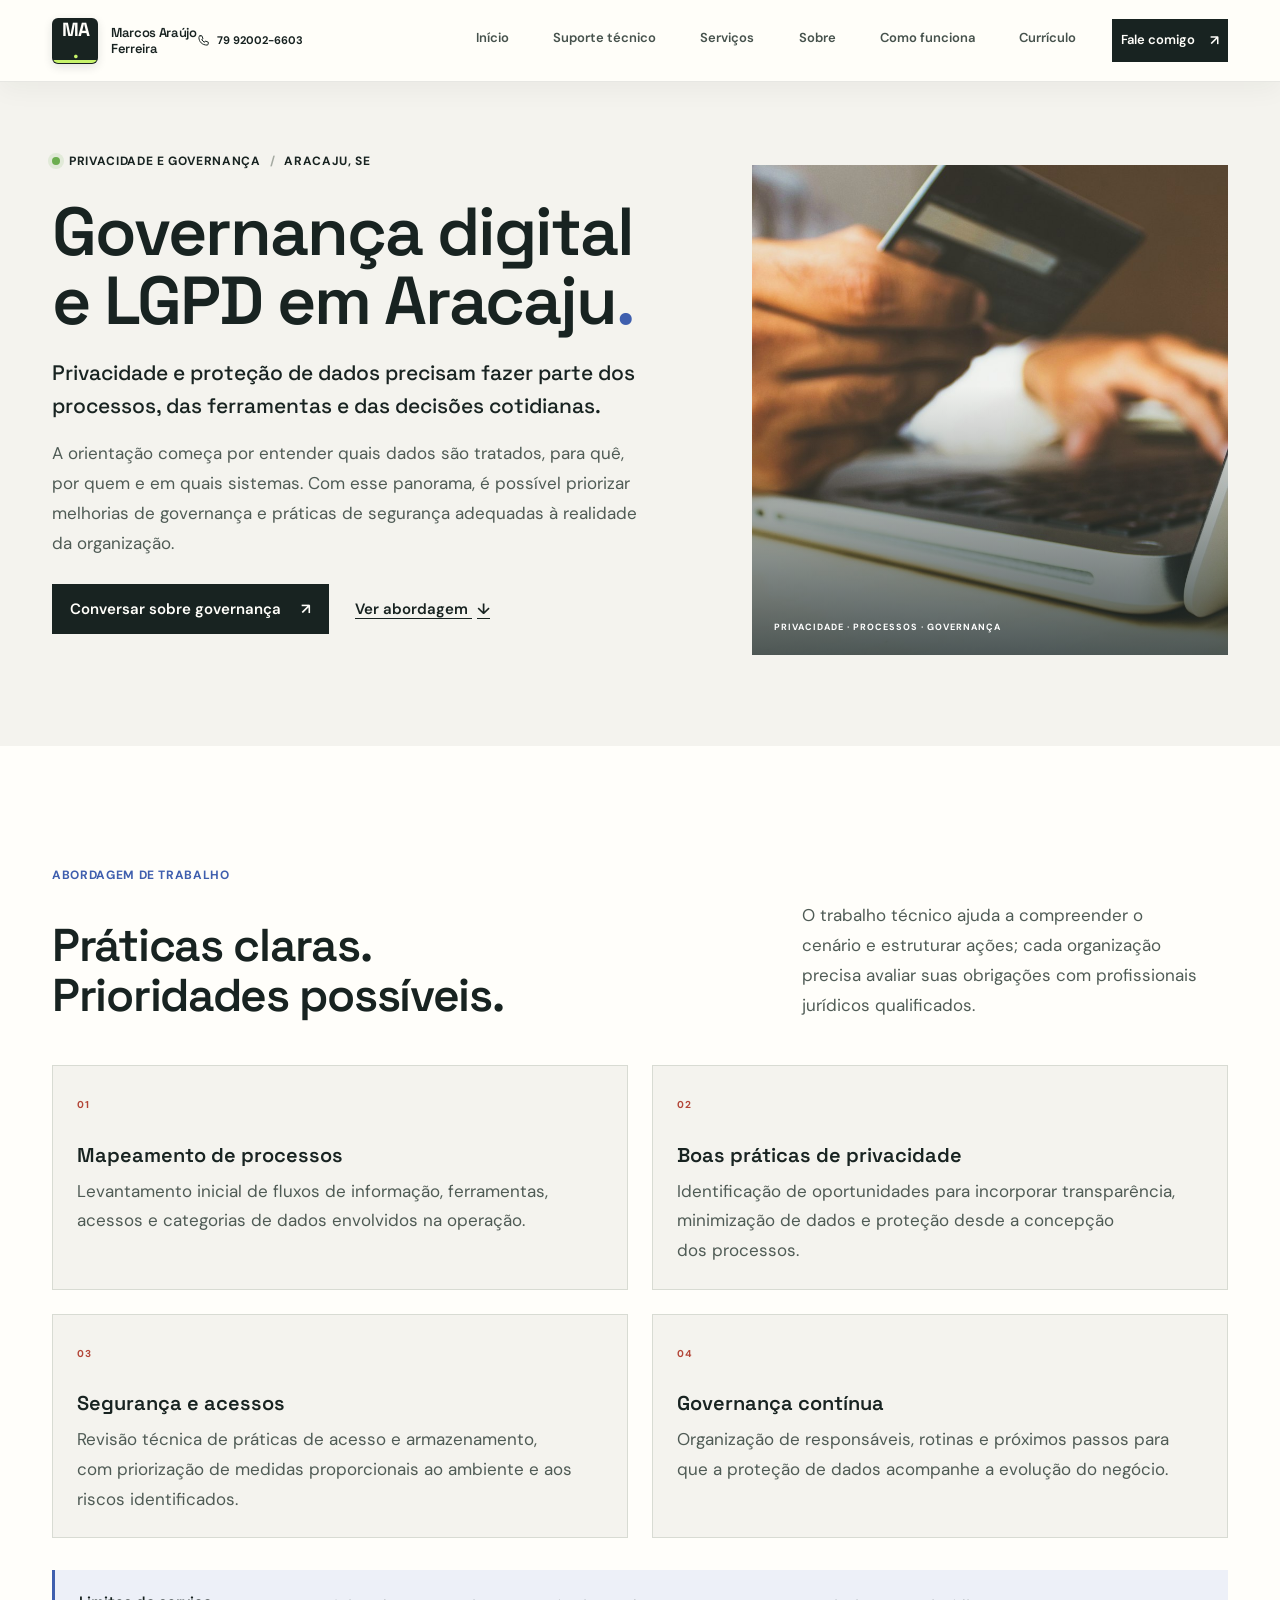
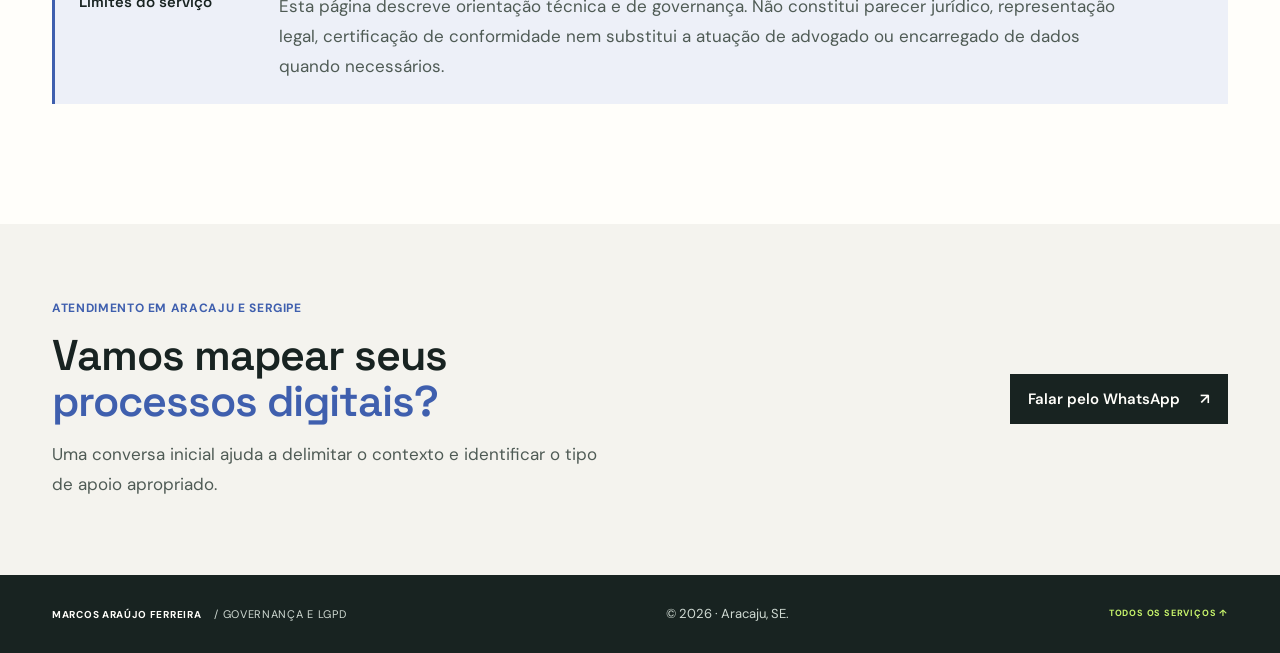
<file: governanca-lgpd-aracaju.html>
<!doctype html>
<html lang="pt-BR">
  <head>
    <meta charset="utf-8">
    <meta name="viewport" content="width=device-width, initial-scale=1, viewport-fit=cover">
    <meta name="theme-color" content="#182321">
    <link rel="icon" type="image/svg+xml" href="favicon.svg">
    <meta name="description" content="Governança digital, privacidade e orientação técnica em LGPD para empresas de Aracaju e Sergipe. Mapeamento de processos e boas práticas de proteção de dados.">
    <meta name="author" content="Marcos Araújo Ferreira">
    <meta name="geo.region" content="BR-SE">
    <meta name="geo.placename" content="Aracaju">
    <link rel="canonical" href="https://marcosaraujoferreira.com.br/governanca-lgpd-aracaju.html">
    <meta property="og:type" content="website">
    <meta property="og:locale" content="pt_BR">
    <meta property="og:url" content="https://marcosaraujoferreira.com.br/governanca-lgpd-aracaju.html">
    <meta property="og:image" content="https://marcosaraujoferreira.com.br/privacidade-dados.jpg">
    <meta property="og:title" content="LGPD e Governança em Aracaju | Marcos Araújo">
    <meta property="og:description" content="Orientação técnica para privacidade, proteção de dados e governança digital em negócios de Aracaju.">
    <title>LGPD e Governança em Aracaju | Marcos Araújo</title>
    <link rel="preconnect" href="https://fonts.googleapis.com">
    <link rel="preconnect" href="https://fonts.gstatic.com" crossorigin>
    <link href="https://fonts.googleapis.com/css2?family=DM+Sans:wght@400;500;600;700&family=Space+Grotesk:wght@400;500;600;700&display=swap" rel="stylesheet">
    <link href="https://cdn.jsdelivr.net/npm/bootstrap@5.3.3/dist/css/bootstrap.min.css" rel="stylesheet" integrity="sha384-QWTKZyjpPEjISv5WaRU9OFeRpok6YctnYmDr5pNlyT2bRjXh0JMhjY6hW+ALEwIH" crossorigin="anonymous">
    <link rel="stylesheet" href="style.css">
    <script type="application/ld+json">
      {
        "@context": "https://schema.org",
        "@type": "Service",
        "name": "Governança digital e orientação técnica em LGPD em Aracaju",
        "serviceType": "Governança de dados, privacidade e orientação técnica",
        "description": "Levantamento de processos digitais e orientação técnica sobre privacidade e proteção de dados para organizações de Aracaju e Sergipe.",
        "url": "https://marcosaraujoferreira.com.br/governanca-lgpd-aracaju.html",
        "areaServed": [{ "@type": "City", "name": "Aracaju" }, { "@type": "AdministrativeArea", "name": "Sergipe" }],
        "provider": { "@type": "Person", "name": "Marcos Araújo Ferreira", "url": "https://marcosaraujoferreira.com.br/" }
      }
    </script>
    <script src="https://cdn.jsdelivr.net/npm/bootstrap@5.3.3/dist/js/bootstrap.bundle.min.js" integrity="sha384-YvpcrYf0tY3lHB60NNkmXc5s9fDVZLESaAA55NDzOxhy9GkcIdslK1eN7N6jIeHz" crossorigin="anonymous" defer></script>
    <script src="script.js" defer></script>
  </head>
  <body>
    <a class="skip-link" href="#conteudo">Pular para o conteúdo</a>
    <header class="site-header navbar navbar-expand-lg">
      <a class="brand" href="index.html#inicio" aria-label="Marcos Araújo Ferreira, início"><span class="brand-mark" aria-hidden="true">MA<span>.</span></span><span class="brand-name">Marcos Araújo<br>Ferreira</span></a>
      <button class="menu-toggle navbar-toggler" type="button" data-bs-toggle="collapse" data-bs-target="#site-nav" aria-expanded="false" aria-controls="site-nav" aria-label="Abrir menu"><span></span><span></span></button>
      <a class="header-phone" href="tel:+5579920026603" aria-label="Ligar para 79 92002-6603"><svg viewBox="0 0 24 24" aria-hidden="true"><path d="M7 3h3l2 5-2.2 1.5a15 15 0 0 0 4.7 4.7L16 12l5 2v3c0 1.1-.9 2-2 2C10.7 19 5 13.3 5 6c0-1.7.9-3 2-3Z"/></svg><span>79 92002-6603</span></a>
      <nav class="site-nav collapse navbar-collapse" id="site-nav" aria-label="Navegação principal"><div class="navbar-nav ms-auto align-items-lg-center gap-lg-4"><a class="nav-link" href="index.html#inicio">Início</a><a class="nav-link" href="infraestrutura-redes-aracaju.html">Suporte técnico</a><a class="nav-link" href="index.html#servicos">Serviços</a><a class="nav-link" href="index.html#sobre">Sobre</a><a class="nav-link" href="index.html#processo">Como funciona</a><a class="nav-link" href="curriculo.html">Currículo</a><a class="nav-link nav-contact" href="#contato">Fale comigo <span aria-hidden="true">↗</span></a></div></nav>
    </header>
    <main id="conteudo">
      <section class="service-detail-hero section-wrap" aria-labelledby="service-title">
        <div class="service-detail-copy">
          <p class="eyebrow"><span class="status-dot"></span> PRIVACIDADE E GOVERNANÇA <span class="eyebrow-divider">/</span> ARACAJU, SE</p>
          <h1 id="service-title">Governança digital e LGPD em Aracaju<span>.</span></h1>
          <p class="service-detail-lead">Privacidade e proteção de dados precisam fazer parte dos processos, das ferramentas e das decisões cotidianas.</p>
          <p class="service-detail-text">A orientação começa por entender quais dados são tratados, para quê, por quem e em quais sistemas. Com esse panorama, é possível priorizar melhorias de governança e práticas de segurança adequadas à realidade da organização.</p>
          <div class="hero-actions"><a class="button button-dark" href="https://wa.me/5561996556538" target="_blank" rel="noopener noreferrer">Conversar sobre governança <span aria-hidden="true">↗</span></a><a class="text-link" href="#escopo">Ver abordagem <span aria-hidden="true">↓</span></a></div>
        </div>
        <figure class="service-detail-visual"><img src="privacidade-dados.jpg" alt="Cadeado digital ilustrando privacidade e proteção de dados" width="900" height="1200" fetchpriority="high"><figcaption>PRIVACIDADE · PROCESSOS · GOVERNANÇA</figcaption></figure>
      </section>
      <section class="detail-scope section-pad" id="escopo" aria-labelledby="scope-title">
        <div class="section-wrap">
          <div class="detail-heading"><p class="eyebrow">ABORDAGEM DE TRABALHO</p><h2 id="scope-title">Práticas claras.<br>Prioridades possíveis.</h2><p>O trabalho técnico ajuda a compreender o cenário e estruturar ações; cada organização precisa avaliar suas obrigações com profissionais jurídicos qualificados.</p></div>
          <div class="row g-4 detail-service-grid">
            <article class="col-md-6"><div class="detail-service-item"><span>01</span><h3>Mapeamento de processos</h3><p>Levantamento inicial de fluxos de informação, ferramentas, acessos e categorias de dados envolvidos na operação.</p></div></article>
            <article class="col-md-6"><div class="detail-service-item"><span>02</span><h3>Boas práticas de privacidade</h3><p>Identificação de oportunidades para incorporar transparência, minimização de dados e proteção desde a concepção dos processos.</p></div></article>
            <article class="col-md-6"><div class="detail-service-item"><span>03</span><h3>Segurança e acessos</h3><p>Revisão técnica de práticas de acesso e armazenamento, com priorização de medidas proporcionais ao ambiente e aos riscos identificados.</p></div></article>
            <article class="col-md-6"><div class="detail-service-item"><span>04</span><h3>Governança contínua</h3><p>Organização de responsáveis, rotinas e próximos passos para que a proteção de dados acompanhe a evolução do negócio.</p></div></article>
          </div>
          <div class="detail-note"><strong>Limites do serviço</strong><p>Esta página descreve orientação técnica e de governança. Não constitui parecer jurídico, representação legal, certificação de conformidade nem substitui a atuação de advogado ou encarregado de dados quando necessários.</p></div>
        </div>
      </section>
      <section class="detail-cta section-wrap" id="contato"><div><p class="eyebrow">ATENDIMENTO EM ARACAJU E SERGIPE</p><h2>Vamos mapear seus<br><span>processos digitais?</span></h2><p>Uma conversa inicial ajuda a delimitar o contexto e identificar o tipo de apoio apropriado.</p></div><a class="button button-dark" href="https://wa.me/5561996556538" target="_blank" rel="noopener noreferrer">Falar pelo WhatsApp <span aria-hidden="true">↗</span></a></section>
    </main>
    <footer class="site-footer"><a class="footer-brand" href="index.html#inicio">MARCOS ARAÚJO FERREIRA<span> / GOVERNANÇA E LGPD</span></a><p>© <span id="current-year">2026</span> · Aracaju, SE.</p><a class="back-top" href="index.html#servicos">TODOS OS SERVIÇOS ↑</a></footer>
    <nav class="mobile-app-nav" aria-label="Navegação rápida">
      <a class="mobile-app-nav-link" data-mobile-tab="home" href="index.html#inicio" aria-label="Início"><svg viewBox="0 0 24 24" aria-hidden="true" focusable="false"><path d="m3 10 9-7 9 7v10a1 1 0 0 1-1 1h-5v-7H9v7H4a1 1 0 0 1-1-1z"/></svg><span>Início</span></a>
      <a class="mobile-app-nav-link" data-mobile-tab="services" href="index.html#servicos" aria-label="Serviços"><svg viewBox="0 0 24 24" aria-hidden="true" focusable="false"><rect x="3" y="3" width="8" height="8" rx="1"/><rect x="13" y="3" width="8" height="8" rx="1"/><rect x="3" y="13" width="8" height="8" rx="1"/><rect x="13" y="13" width="8" height="8" rx="1"/></svg><span>Serviços</span></a>
      <a class="mobile-app-nav-link" data-mobile-tab="resume" href="curriculo.html" aria-label="Currículo"><svg viewBox="0 0 24 24" aria-hidden="true" focusable="false"><path d="M6 3h8l4 4v14H6a2 2 0 0 1-2-2V5a2 2 0 0 1 2-2Z"/><path d="M14 3v5h5M8 13h8M8 17h8"/></svg><span>Currículo</span></a>
      <a class="mobile-app-nav-link mobile-app-nav-contact" data-mobile-tab="contact" href="https://wa.me/5561996556538" target="_blank" rel="noopener noreferrer" aria-label="Contato pelo WhatsApp"><svg viewBox="0 0 24 24" aria-hidden="true" focusable="false"><path d="M20 11.5a8.5 8.5 0 0 1-12.6 7.4L3 20l1.2-4.2A8.5 8.5 0 1 1 20 11.5Z"/><path d="M8.2 8.3c.3-.5.6-.5.9-.5h.5c.2 0 .4.1.5.4l.7 1.7c.1.2.1.4-.1.6l-.5.6c-.2.2-.2.4-.1.6.3.6 1.1 1.4 1.8 1.8.2.1.4.1.6-.1l.7-.8c.2-.2.4-.2.6-.1l1.6.8c.3.1.4.3.4.5 0 .4-.2 1-.6 1.3-.4.4-1 .6-1.6.5-1-.1-2.4-.7-3.8-1.9-1.2-1.1-2-2.5-2.2-3.5-.2-.8.2-1.5.6-1.9Z"/></svg><span>Contato</span></a>
    </nav>
  </body>
</html>
</file>
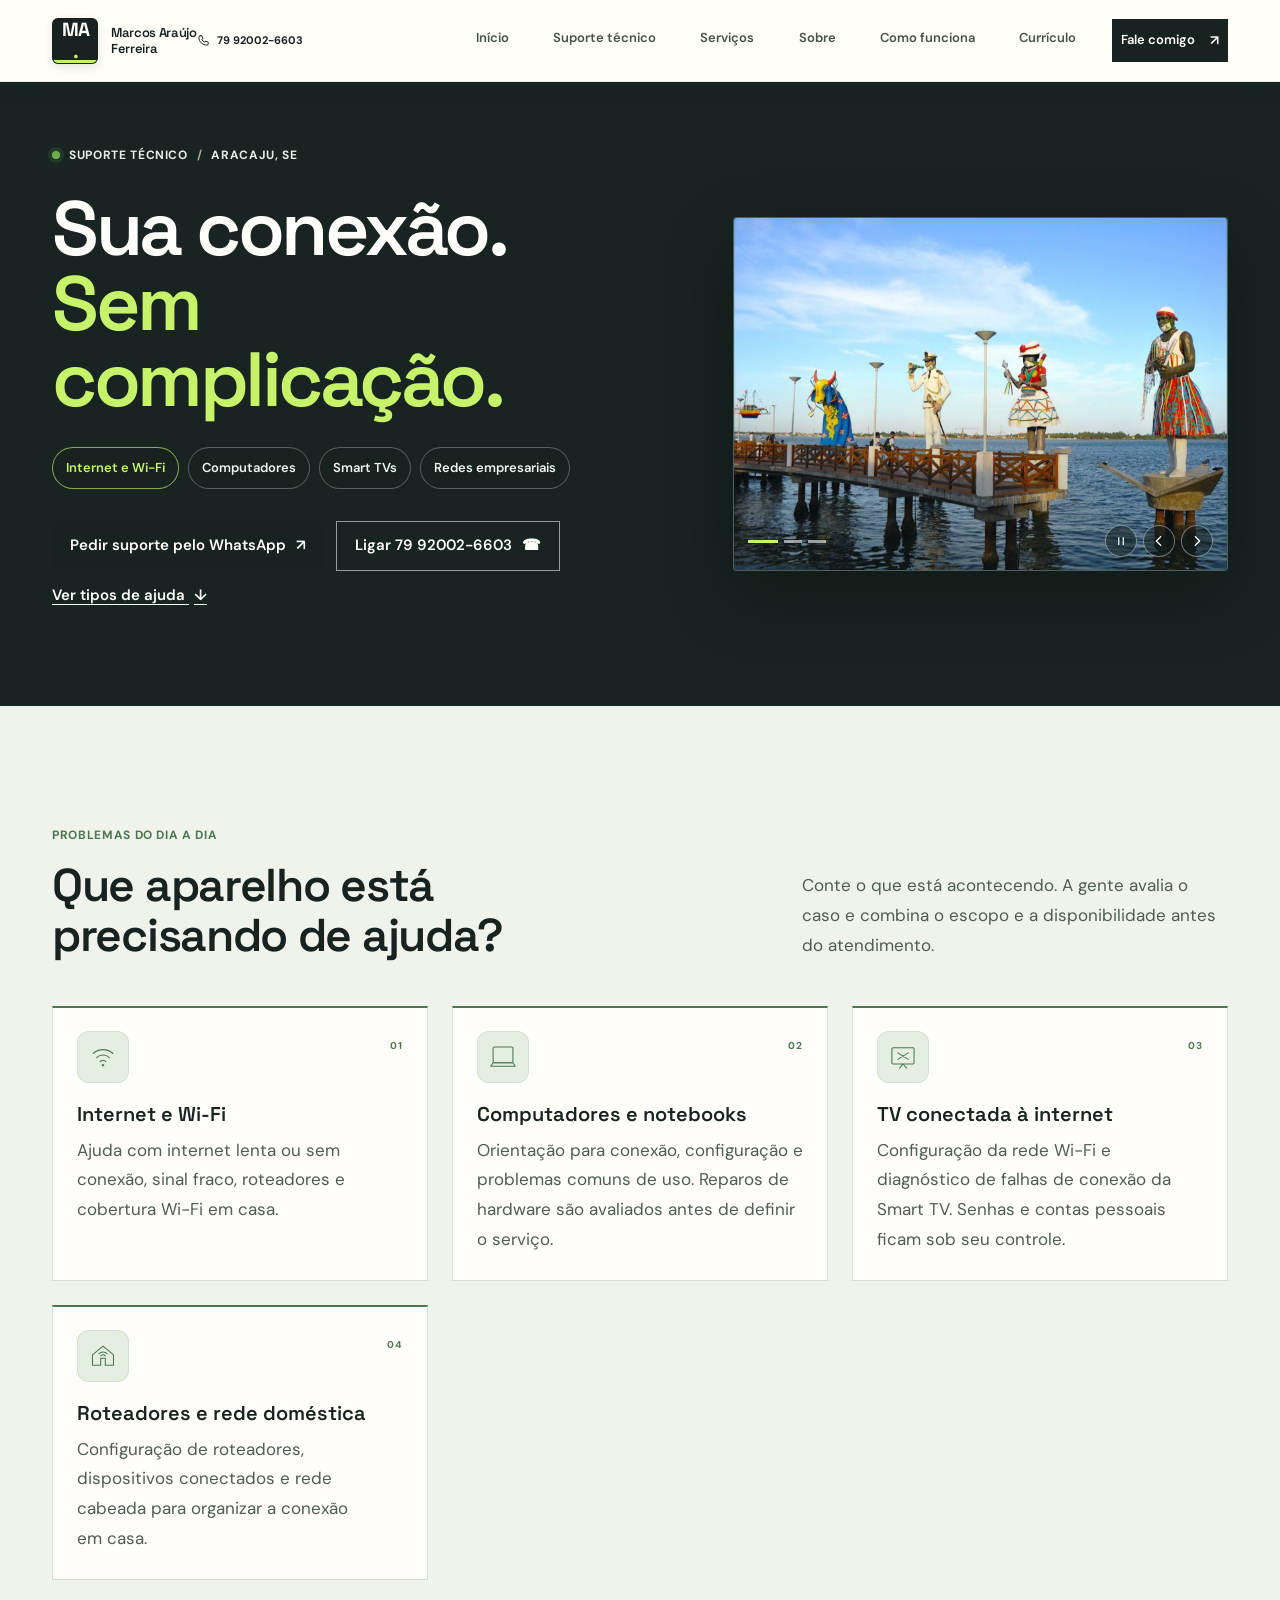
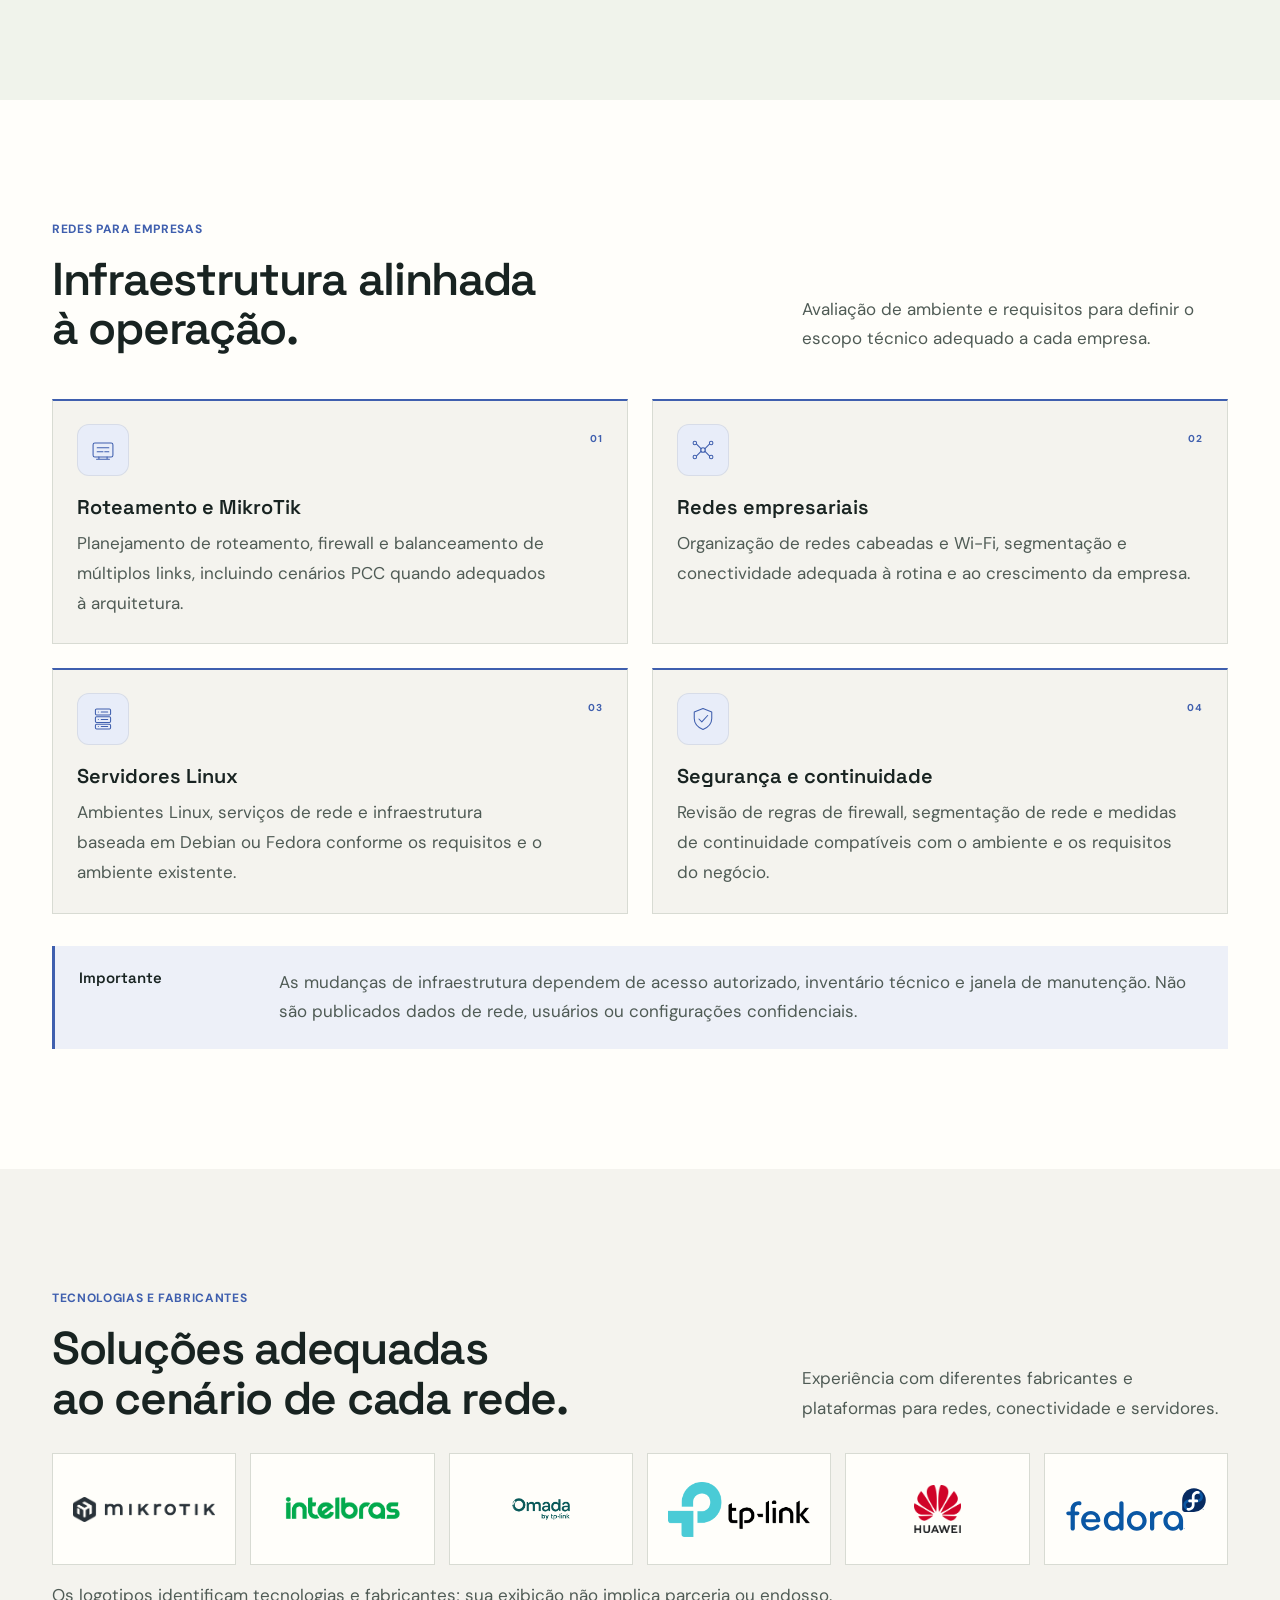
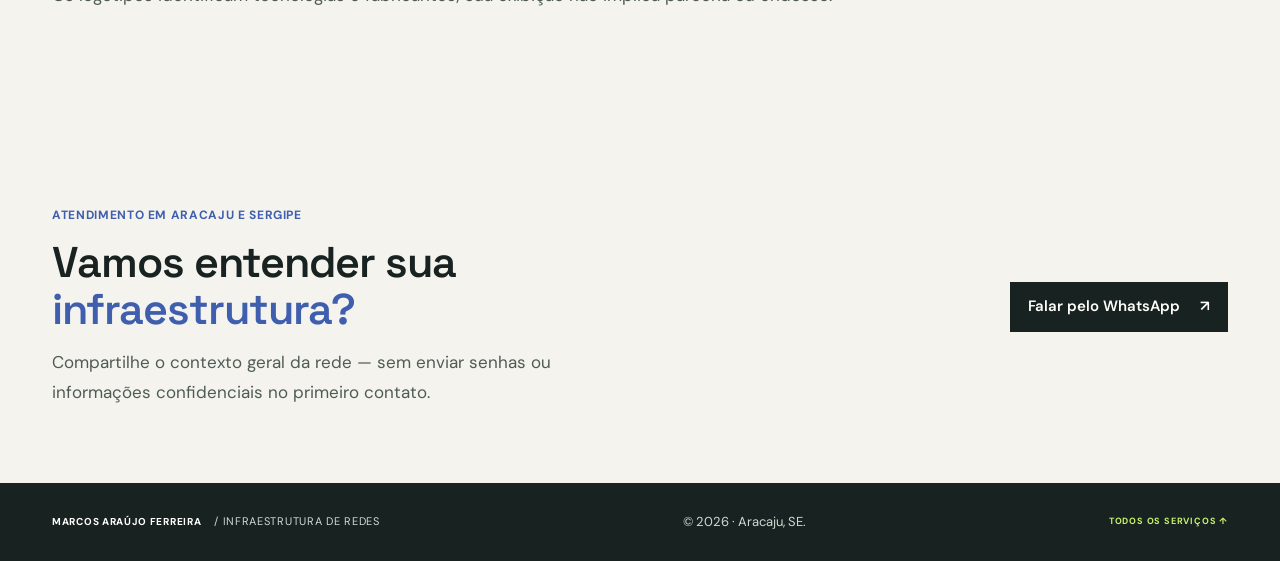
<file: infraestrutura-redes-aracaju.html>
<!doctype html>
<html lang="pt-BR">
  <head>
    <meta charset="utf-8">
    <meta name="viewport" content="width=device-width, initial-scale=1, viewport-fit=cover">
    <meta name="theme-color" content="#182321">
    <link rel="icon" type="image/svg+xml" href="favicon.svg">
    <meta name="description" content="Suporte técnico em Aracaju para internet, Wi-Fi, computadores, notebooks e TVs conectadas, além de infraestrutura de redes para empresas.">
    <meta name="author" content="Marcos Araújo Ferreira">
    <meta name="geo.region" content="BR-SE">
    <meta name="geo.placename" content="Aracaju">
    <link rel="canonical" href="https://marcosaraujoferreira.com.br/infraestrutura-redes-aracaju.html">
    <meta property="og:type" content="website">
    <meta property="og:locale" content="pt_BR">
    <meta property="og:url" content="https://marcosaraujoferreira.com.br/infraestrutura-redes-aracaju.html">
    <meta property="og:image" content="https://marcosaraujoferreira.com.br/infra-servidores.jpg">
    <meta property="og:title" content="Suporte Técnico em Aracaju | Internet, Wi-Fi e Dispositivos">
    <meta property="og:description" content="Ajuda com internet, Wi-Fi, computadores, notebooks e conexão de TVs à internet em Aracaju, além de redes empresariais.">
    <title>Suporte Técnico em Aracaju | Internet, Wi-Fi e Dispositivos</title>
    <link rel="preconnect" href="https://fonts.googleapis.com">
    <link rel="preconnect" href="https://fonts.gstatic.com" crossorigin>
    <link href="https://fonts.googleapis.com/css2?family=DM+Sans:wght@400;500;600;700&family=Space+Grotesk:wght@400;500;600;700&display=swap" rel="stylesheet">
    <link href="https://cdn.jsdelivr.net/npm/bootstrap@5.3.3/dist/css/bootstrap.min.css" rel="stylesheet" integrity="sha384-QWTKZyjpPEjISv5WaRU9OFeRpok6YctnYmDr5pNlyT2bRjXh0JMhjY6hW+ALEwIH" crossorigin="anonymous">
    <link rel="stylesheet" href="style.css">
    <script type="application/ld+json">
      {
        "@context": "https://schema.org",
        "@type": "Service",
        "name": "Suporte técnico para internet, Wi-Fi e dispositivos em Aracaju",
        "serviceType": "Suporte técnico residencial e empresarial, conectividade, dispositivos e infraestrutura de redes",
        "description": "Suporte técnico em Aracaju para internet, Wi-Fi, computadores, notebooks e conexão de TVs à internet, além de roteadores e infraestrutura de redes.",
        "url": "https://marcosaraujoferreira.com.br/infraestrutura-redes-aracaju.html",
        "areaServed": [
          { "@type": "City", "name": "Aracaju" },
          { "@type": "AdministrativeArea", "name": "Sergipe" }
        ],
        "provider": { "@type": "Person", "name": "Marcos Araújo Ferreira", "url": "https://marcosaraujoferreira.com.br/" }
      }
    </script>
    <script src="https://cdn.jsdelivr.net/npm/bootstrap@5.3.3/dist/js/bootstrap.bundle.min.js" integrity="sha384-YvpcrYf0tY3lHB60NNkmXc5s9fDVZLESaAA55NDzOxhy9GkcIdslK1eN7N6jIeHz" crossorigin="anonymous" defer></script>
    <script src="script.js" defer></script>
  </head>
  <body>
    <a class="skip-link" href="#conteudo">Pular para o conteúdo</a>
    <header class="site-header navbar navbar-expand-lg">
      <a class="brand" href="index.html#inicio" aria-label="Marcos Araújo Ferreira, início"><span class="brand-mark" aria-hidden="true">MA<span>.</span></span><span class="brand-name">Marcos Araújo<br>Ferreira</span></a>
      <button class="menu-toggle navbar-toggler" type="button" data-bs-toggle="collapse" data-bs-target="#site-nav" aria-expanded="false" aria-controls="site-nav" aria-label="Abrir menu"><span></span><span></span></button>
      <a class="header-phone" href="tel:+5579920026603" aria-label="Ligar para 79 92002-6603"><svg viewBox="0 0 24 24" aria-hidden="true"><path d="M7 3h3l2 5-2.2 1.5a15 15 0 0 0 4.7 4.7L16 12l5 2v3c0 1.1-.9 2-2 2C10.7 19 5 13.3 5 6c0-1.7.9-3 2-3Z"/></svg><span>79 92002-6603</span></a>
      <nav class="site-nav collapse navbar-collapse" id="site-nav" aria-label="Navegação principal"><div class="navbar-nav ms-auto align-items-lg-center gap-lg-4"><a class="nav-link" href="index.html#inicio">Início</a><a class="nav-link" href="#conteudo">Suporte técnico</a><a class="nav-link" href="index.html#servicos">Serviços</a><a class="nav-link" href="index.html#sobre">Sobre</a><a class="nav-link" href="index.html#processo">Como funciona</a><a class="nav-link" href="curriculo.html">Currículo</a><a class="nav-link nav-contact" href="#contato">Fale comigo <span aria-hidden="true">↗</span></a></div></nav>
    </header>
    <main id="conteudo">
      <section class="service-detail-hero network-hero" aria-labelledby="service-title">
        <div class="service-detail-copy">
          <p class="eyebrow"><span class="status-dot"></span> SUPORTE TÉCNICO <span class="eyebrow-divider">/</span> ARACAJU, SE</p>
          <h1 id="service-title">Sua conexão.<br><span>Sem complicação.</span></h1>
          <ul class="network-hero-services" aria-label="Tipos de suporte">
            <li>Internet e Wi-Fi</li>
            <li>Computadores</li>
            <li>Smart TVs</li>
            <li>Redes empresariais</li>
          </ul>
          <div class="hero-actions"><a class="button button-dark" href="https://wa.me/5561996556538?text=Ol%C3%A1%2C%20preciso%20de%20suporte%20t%C3%A9cnico%20em%20Aracaju." target="_blank" rel="noopener noreferrer">Pedir suporte pelo WhatsApp <span aria-hidden="true">↗</span></a><a class="button button-call" href="tel:+5579920026603">Ligar 79 92002-6603 <span aria-hidden="true">☎</span></a><a class="text-link" href="#residencial">Ver tipos de ajuda <span aria-hidden="true">↓</span></a></div>
        </div>
        <div class="network-hero-slider carousel slide" id="network-hero-slider" role="region" aria-label="Imagens de Aracaju e conectividade" aria-roledescription="carrossel" aria-live="off">
          <div class="carousel-inner">
            <div class="carousel-item active" role="group" aria-roledescription="slide" aria-label="1 de 3">
              <img src="largo-da-gente-sergipana.jpg" alt="Esculturas do Largo da Gente Sergipana, em Aracaju" fetchpriority="high">
            </div>
            <div class="carousel-item" role="group" aria-roledescription="slide" aria-label="2 de 3">
              <img src="header-redes.png" alt="Ponte sobre o rio e paisagem de Aracaju" loading="lazy">
            </div>
            <div class="carousel-item" role="group" aria-roledescription="slide" aria-label="3 de 3">
              <img src="largo-da-gente-sergipana (1).jpg" alt="Vista ampla do Largo da Gente Sergipana" loading="lazy">
            </div>
          </div>
          <div class="network-hero-slider-controls">
            <div class="carousel-indicators" aria-label="Selecionar imagem">
              <button type="button" data-bs-target="#network-hero-slider" data-bs-slide-to="0" class="active" aria-current="true" aria-label="Mostrar imagem 1"></button>
              <button type="button" data-bs-target="#network-hero-slider" data-bs-slide-to="1" aria-label="Mostrar imagem 2"></button>
              <button type="button" data-bs-target="#network-hero-slider" data-bs-slide-to="2" aria-label="Mostrar imagem 3"></button>
            </div>
            <div class="network-hero-slider-actions">
              <button class="network-hero-slider-toggle" type="button" data-slider-toggle aria-label="Pausar troca automática de imagens" aria-pressed="false">
                <svg viewBox="0 0 16 16" aria-hidden="true"><path d="M5 3.5v9m6-9v9"/></svg>
              </button>
              <button class="network-hero-slider-arrow" type="button" data-bs-target="#network-hero-slider" data-bs-slide="prev" aria-label="Imagem anterior">
                <svg viewBox="0 0 16 16" aria-hidden="true"><path d="m10 3-5 5 5 5"/></svg>
              </button>
              <button class="network-hero-slider-arrow" type="button" data-bs-target="#network-hero-slider" data-bs-slide="next" aria-label="Próxima imagem">
                <svg viewBox="0 0 16 16" aria-hidden="true"><path d="m6 3 5 5-5 5"/></svg>
              </button>
            </div>
          </div>
        </div>
      </section>
      <section class="detail-scope residential-scope section-pad" id="residencial" aria-labelledby="residential-title">
        <div class="section-wrap">
          <div class="detail-heading"><p class="eyebrow">PROBLEMAS DO DIA A DIA</p><h2 id="residential-title">Que aparelho está<br>precisando de ajuda?</h2><p>Conte o que está acontecendo. A gente avalia o caso e combina o escopo e a disponibilidade antes do atendimento.</p></div>
          <div class="row g-4 detail-service-grid">
            <article class="col-md-6 col-lg-4"><div class="detail-service-item"><span class="detail-service-number">01</span><svg class="detail-service-icon" viewBox="0 0 48 48" aria-hidden="true"><path d="M7 18a25 25 0 0 1 34 0M13 25a16 16 0 0 1 22 0m-16 7a7 7 0 0 1 10 0"/><circle cx="24" cy="38" r="2" fill="currentColor" stroke="none"/></svg><h3>Internet e Wi-Fi</h3><p>Ajuda com internet lenta ou sem conexão, sinal fraco, roteadores e cobertura Wi-Fi em casa.</p></div></article>
            <article class="col-md-6 col-lg-4"><div class="detail-service-item"><span class="detail-service-number">02</span><svg class="detail-service-icon" viewBox="0 0 48 48" aria-hidden="true"><rect x="7" y="7" width="34" height="27" rx="2"/><path d="M3 40h42l-4-6H7zM18 40h12"/></svg><h3>Computadores e notebooks</h3><p>Orientação para conexão, configuração e problemas comuns de uso. Reparos de hardware são avaliados antes de definir o serviço.</p></div></article>
            <article class="col-md-6 col-lg-4"><div class="detail-service-item"><span class="detail-service-number">03</span><svg class="detail-service-icon" viewBox="0 0 48 48" aria-hidden="true"><rect x="5" y="8" width="38" height="28" rx="2"/><path d="m18 43 6-7 6 7M15 17l18 11m0-11L15 28"/></svg><h3>TV conectada à internet</h3><p>Configuração da rede Wi-Fi e diagnóstico de falhas de conexão da Smart TV. Senhas e contas pessoais ficam sob seu controle.</p></div></article>
            <article class="col-md-6 col-lg-4"><div class="detail-service-item"><span class="detail-service-number">04</span><svg class="detail-service-icon" viewBox="0 0 48 48" aria-hidden="true"><path d="m6 22 18-15 18 15v18H28V28h-8v12H6z"/><path d="M17 20a10 10 0 0 1 14 0m-11 4a5 5 0 0 1 8 0"/></svg><h3>Roteadores e rede doméstica</h3><p>Configuração de roteadores, dispositivos conectados e rede cabeada para organizar a conexão em casa.</p></div></article>
          </div>
        </div>
      </section>
      <section class="detail-scope business-scope section-pad" id="escopo" aria-labelledby="scope-title">
        <div class="section-wrap">
          <div class="detail-heading"><p class="eyebrow">REDES PARA EMPRESAS</p><h2 id="scope-title">Infraestrutura alinhada<br>à operação.</h2><p>Avaliação de ambiente e requisitos para definir o escopo técnico adequado a cada empresa.</p></div>
          <div class="row g-4 detail-service-grid">
            <article class="col-md-6"><div class="detail-service-item"><span class="detail-service-number">01</span><svg class="detail-service-icon" viewBox="0 0 48 48" aria-hidden="true"><rect x="7" y="12" width="34" height="24" rx="3"/><path d="M14 20h20M14 27h10M27 27h7M17 36v4m14-4v4M13 40h22"/></svg><h3>Roteamento e MikroTik</h3><p>Planejamento de roteamento, firewall e balanceamento de múltiplos links, incluindo cenários PCC quando adequados à arquitetura.</p></div></article>
            <article class="col-md-6"><div class="detail-service-item"><span class="detail-service-number">02</span><svg class="detail-service-icon" viewBox="0 0 48 48" aria-hidden="true"><circle cx="24" cy="24" r="4"/><circle cx="10" cy="12" r="3"/><circle cx="38" cy="12" r="3"/><circle cx="10" cy="36" r="3"/><circle cx="38" cy="36" r="3"/><path d="m13 14 8 8m14-8-8 8m-14 12 8-8m14 8-8-8"/></svg><h3>Redes empresariais</h3><p>Organização de redes cabeadas e Wi-Fi, segmentação e conectividade adequada à rotina e ao crescimento da empresa.</p></div></article>
            <article class="col-md-6"><div class="detail-service-item"><span class="detail-service-number">03</span><svg class="detail-service-icon" viewBox="0 0 48 48" aria-hidden="true"><rect x="11" y="7" width="26" height="10" rx="2"/><rect x="11" y="20" width="26" height="10" rx="2"/><rect x="11" y="33" width="26" height="8" rx="2"/><path d="M16 12h.01M16 25h.01M16 37h.01M21 12h11m-11 13h11m-11 12h11"/></svg><h3>Servidores Linux</h3><p>Ambientes Linux, serviços de rede e infraestrutura baseada em Debian ou Fedora conforme os requisitos e o ambiente existente.</p></div></article>
            <article class="col-md-6"><div class="detail-service-item"><span class="detail-service-number">04</span><svg class="detail-service-icon" viewBox="0 0 48 48" aria-hidden="true"><path d="M24 6 39 12v11c0 9-6 15-15 19C15 38 9 32 9 23V12z"/><path d="m17 24 5 5 10-11"/></svg><h3>Segurança e continuidade</h3><p>Revisão de regras de firewall, segmentação de rede e medidas de continuidade compatíveis com o ambiente e os requisitos do negócio.</p></div></article>
          </div>
          <div class="detail-note"><strong>Importante</strong><p>As mudanças de infraestrutura dependem de acesso autorizado, inventário técnico e janela de manutenção. Não são publicados dados de rede, usuários ou configurações confidenciais.</p></div>
        </div>
      </section>
      <section class="network-platforms section-pad" aria-labelledby="network-platforms-title">
        <div class="section-wrap">
          <div class="detail-heading"><p class="eyebrow">TECNOLOGIAS E FABRICANTES</p><h2 id="network-platforms-title">Soluções adequadas<br>ao cenário de cada rede.</h2><p>Experiência com diferentes fabricantes e plataformas para redes, conectividade e servidores.</p></div>
          <ul class="network-brand-list" aria-label="Fabricantes e plataformas de infraestrutura">
            <li><img src="MikroTik_Logo_(2022).svg.webp" alt="MikroTik" loading="lazy"></li>
            <li><img src="Logomarca_Intelbras_verde.png" alt="Intelbras" loading="lazy"></li>
            <li><img src="omada.png" alt="Omada by TP-Link" loading="lazy"></li>
            <li><img src="TPLINK_Logo_2.svg.webp" alt="TP-Link" loading="lazy"></li>
            <li><img src="Huawei_logo.png" alt="Huawei" loading="lazy"></li>
            <li><img src="Fedora_logo_and_wordmark.svg" alt="Fedora Linux" loading="lazy"></li>
          </ul>
          <p class="network-brand-note">Os logotipos identificam tecnologias e fabricantes; sua exibição não implica parceria ou endosso.</p>
        </div>
      </section>
      <section class="detail-cta section-wrap" id="contato"><div><p class="eyebrow">ATENDIMENTO EM ARACAJU E SERGIPE</p><h2>Vamos entender sua<br><span>infraestrutura?</span></h2><p>Compartilhe o contexto geral da rede — sem enviar senhas ou informações confidenciais no primeiro contato.</p></div><a class="button button-dark" href="https://wa.me/5561996556538" target="_blank" rel="noopener noreferrer">Falar pelo WhatsApp <span aria-hidden="true">↗</span></a></section>
    </main>
    <footer class="site-footer"><a class="footer-brand" href="index.html#inicio">MARCOS ARAÚJO FERREIRA<span> / INFRAESTRUTURA DE REDES</span></a><p>© <span id="current-year">2026</span> · Aracaju, SE.</p><a class="back-top" href="index.html#servicos">TODOS OS SERVIÇOS ↑</a></footer>
    <nav class="mobile-app-nav" aria-label="Navegação rápida">
      <a class="mobile-app-nav-link" data-mobile-tab="home" href="index.html#inicio" aria-label="Início"><svg viewBox="0 0 24 24" aria-hidden="true" focusable="false"><path d="m3 10 9-7 9 7v10a1 1 0 0 1-1 1h-5v-7H9v7H4a1 1 0 0 1-1-1z"/></svg><span>Início</span></a>
      <a class="mobile-app-nav-link" data-mobile-tab="services" href="index.html#servicos" aria-label="Serviços"><svg viewBox="0 0 24 24" aria-hidden="true" focusable="false"><rect x="3" y="3" width="8" height="8" rx="1"/><rect x="13" y="3" width="8" height="8" rx="1"/><rect x="3" y="13" width="8" height="8" rx="1"/><rect x="13" y="13" width="8" height="8" rx="1"/></svg><span>Serviços</span></a>
      <a class="mobile-app-nav-link" data-mobile-tab="resume" href="curriculo.html" aria-label="Currículo"><svg viewBox="0 0 24 24" aria-hidden="true" focusable="false"><path d="M6 3h8l4 4v14H6a2 2 0 0 1-2-2V5a2 2 0 0 1 2-2Z"/><path d="M14 3v5h5M8 13h8M8 17h8"/></svg><span>Currículo</span></a>
      <a class="mobile-app-nav-link mobile-app-nav-contact" data-mobile-tab="contact" href="https://wa.me/5561996556538" target="_blank" rel="noopener noreferrer" aria-label="Contato pelo WhatsApp"><svg viewBox="0 0 24 24" aria-hidden="true" focusable="false"><path d="M20 11.5a8.5 8.5 0 0 1-12.6 7.4L3 20l1.2-4.2A8.5 8.5 0 1 1 20 11.5Z"/><path d="M8.2 8.3c.3-.5.6-.5.9-.5h.5c.2 0 .4.1.5.4l.7 1.7c.1.2.1.4-.1.6l-.5.6c-.2.2-.2.4-.1.6.3.6 1.1 1.4 1.8 1.8.2.1.4.1.6-.1l.7-.8c.2-.2.4-.2.6-.1l1.6.8c.3.1.4.3.4.5 0 .4-.2 1-.6 1.3-.4.4-1 .6-1.6.5-1-.1-2.4-.7-3.8-1.9-1.2-1.1-2-2.5-2.2-3.5-.2-.8.2-1.5.6-1.9Z"/></svg><span>Contato</span></a>
    </nav>
  </body>
</html>
</file>
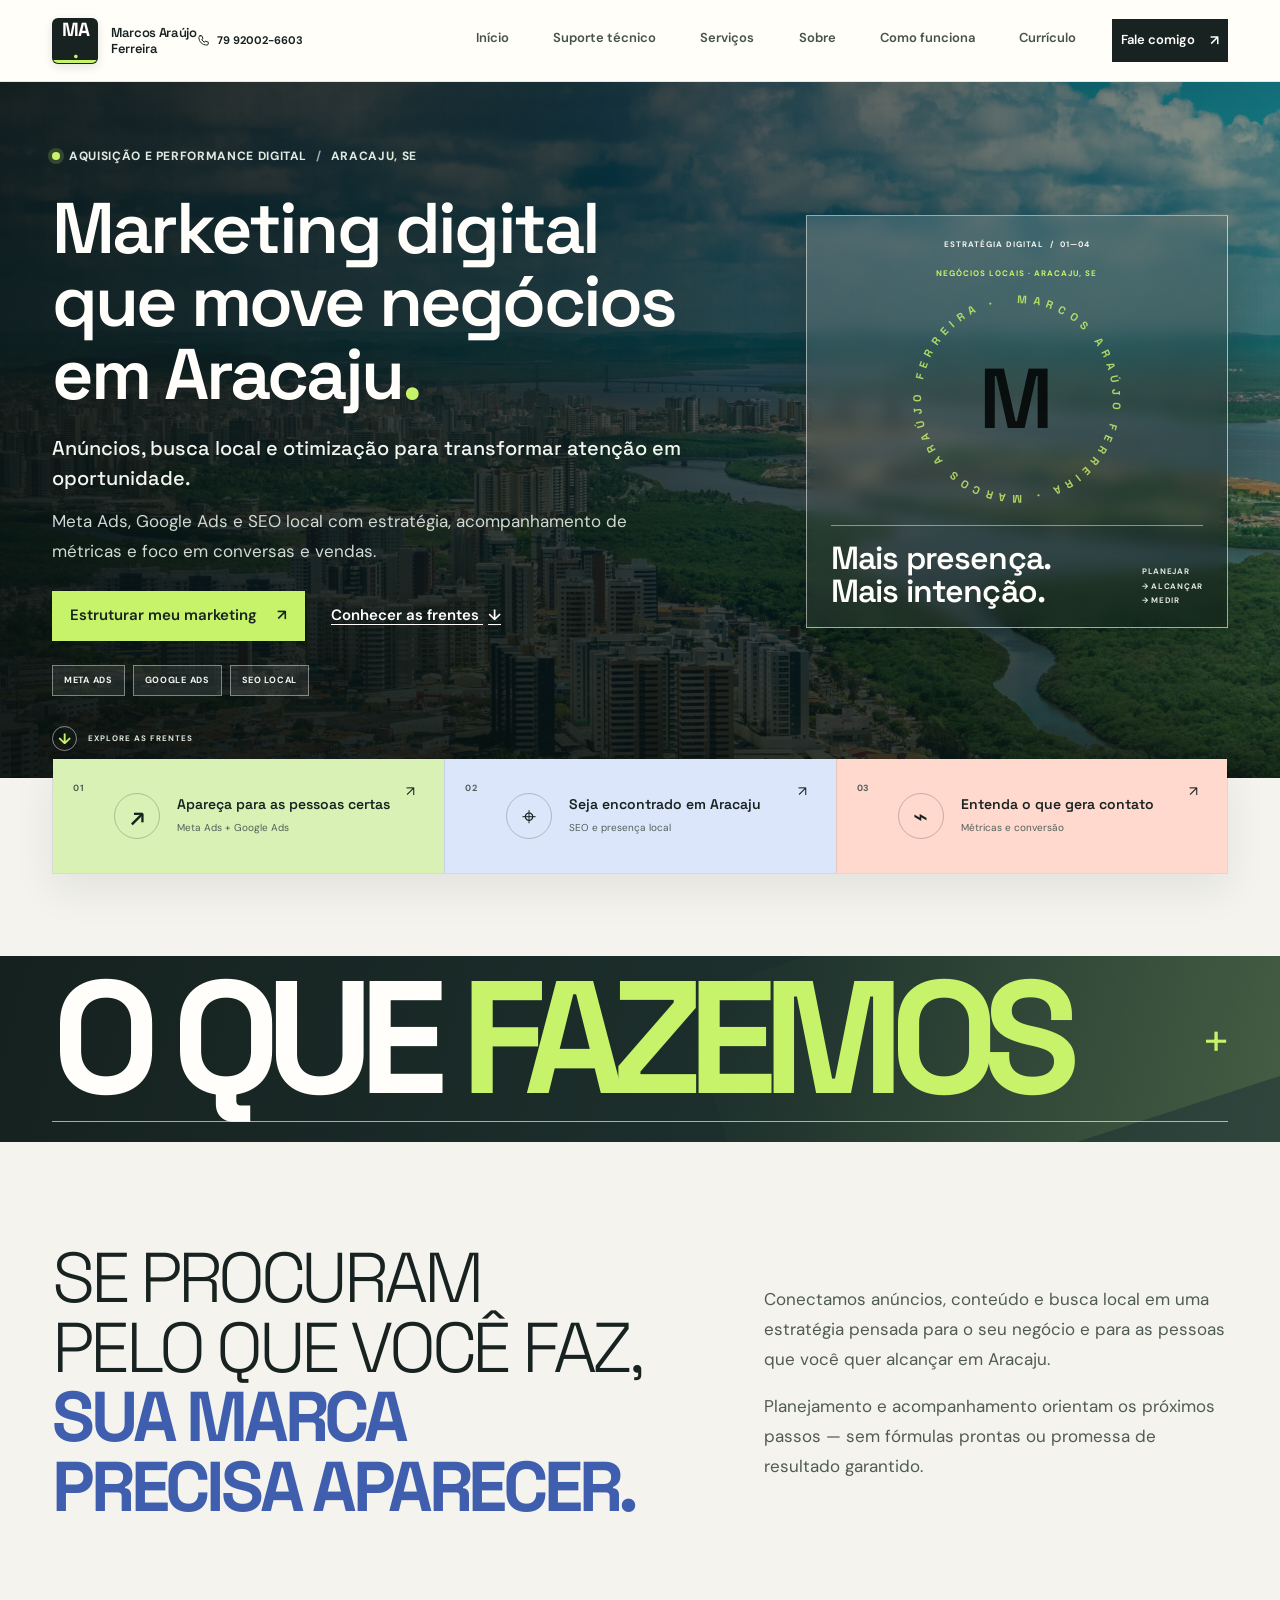
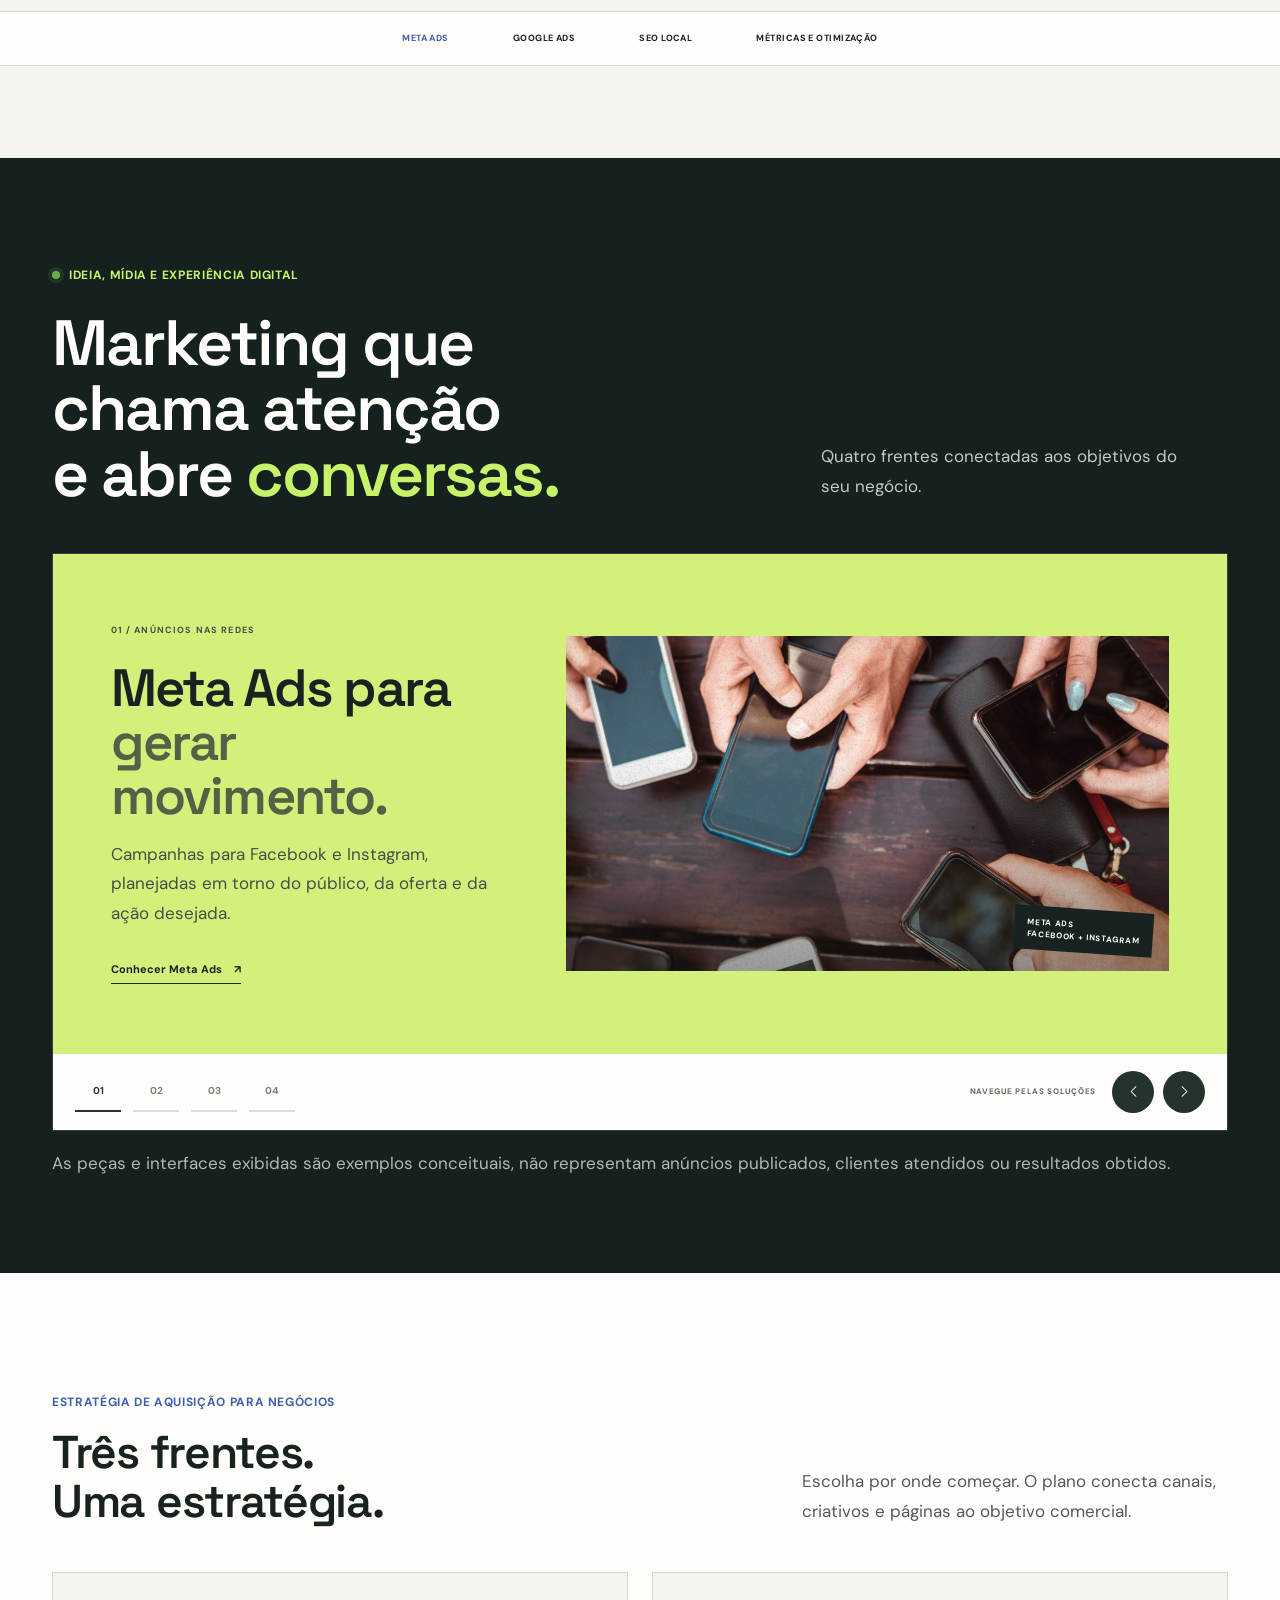
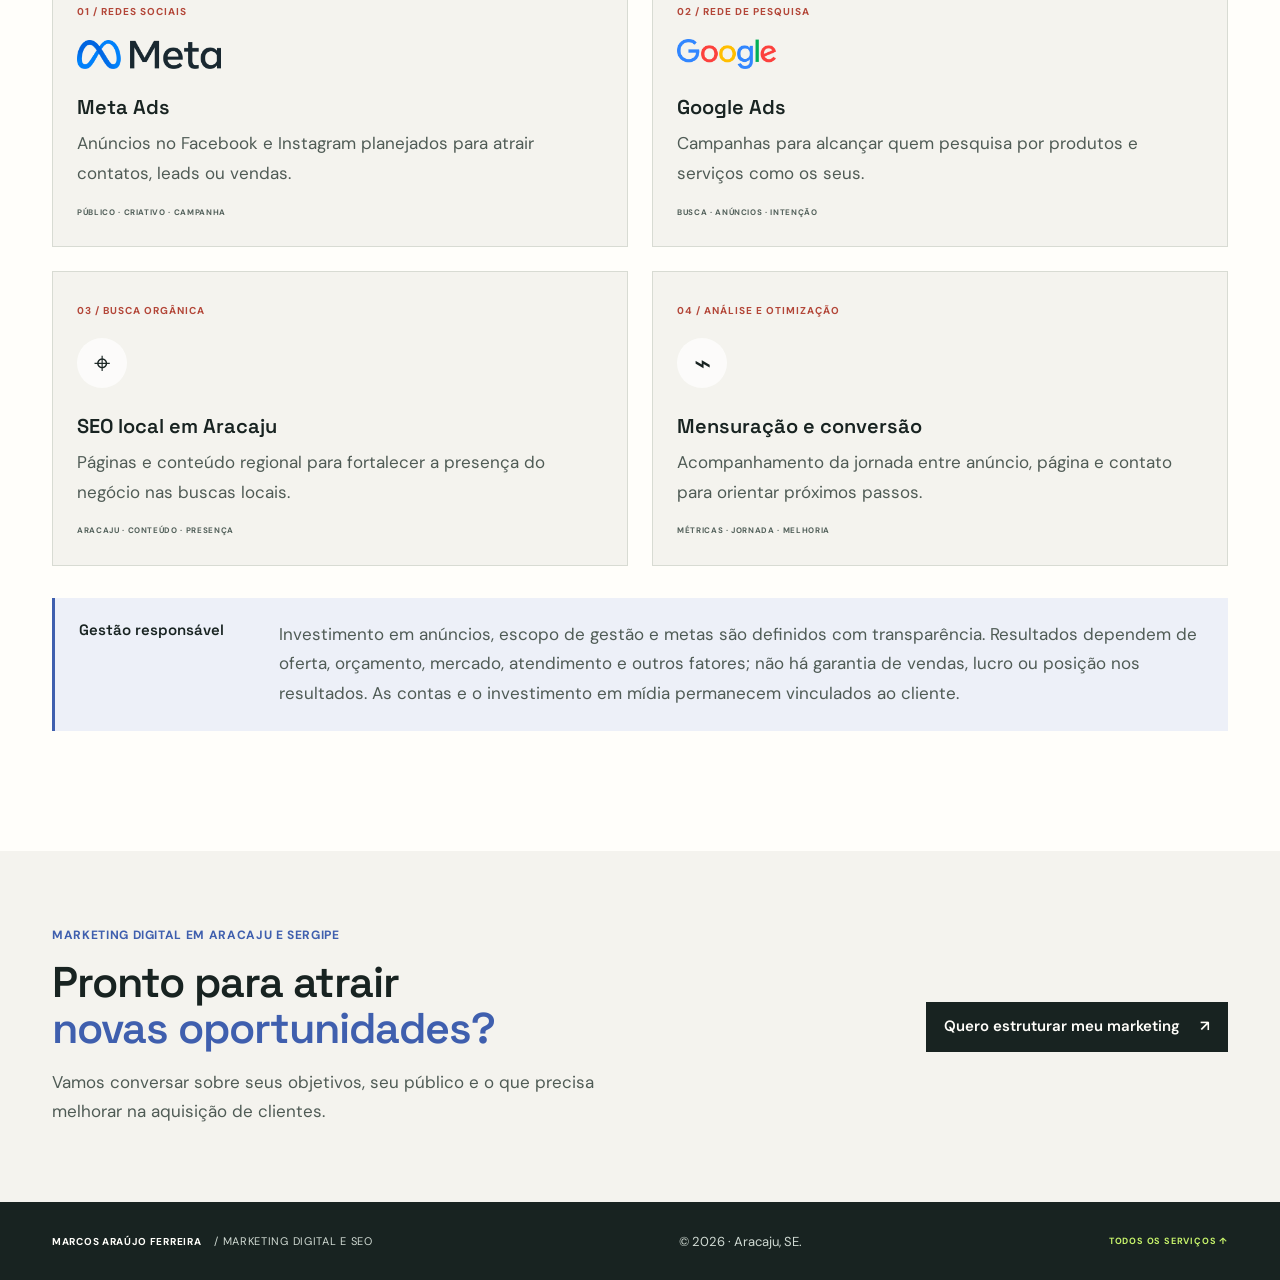
<file: marketing-digital-aracaju.html>
<!doctype html>
<html lang="pt-BR">
  <head>
    <meta charset="utf-8">
    <meta name="viewport" content="width=device-width, initial-scale=1, viewport-fit=cover">
    <meta name="theme-color" content="#182321">
    <link rel="icon" type="image/svg+xml" href="favicon.svg">
    <meta name="description" content="Marketing digital em Aracaju com estratégia de Meta Ads, Google Ads, SEO local e mensuração de conversões para negócios de Sergipe.">
    <meta name="author" content="Marcos Araújo Ferreira">
    <meta name="geo.region" content="BR-SE">
    <meta name="geo.placename" content="Aracaju">
    <link rel="canonical" href="https://marcosaraujoferreira.com.br/marketing-digital-aracaju.html">
    <meta property="og:type" content="website">
    <meta property="og:locale" content="pt_BR">
    <meta property="og:url" content="https://marcosaraujoferreira.com.br/marketing-digital-aracaju.html">
    <meta property="og:image" content="https://marcosaraujoferreira.com.br/redessociais1.png">
    <meta property="og:title" content="Marketing Digital e Tráfego Pago em Aracaju | Marcos Araújo">
    <meta property="og:description" content="Meta Ads, Google Ads, SEO local e estratégia de conversão para negócios que querem crescer em Aracaju e Sergipe.">
    <title>Marketing Digital e Tráfego Pago em Aracaju | Marcos Araújo</title>
    <link rel="preconnect" href="https://fonts.googleapis.com">
    <link rel="preconnect" href="https://fonts.gstatic.com" crossorigin>
    <link href="https://fonts.googleapis.com/css2?family=DM+Sans:wght@400;500;600;700&family=Space+Grotesk:wght@400;500;600;700&display=swap" rel="stylesheet">
    <link href="https://cdn.jsdelivr.net/npm/bootstrap@5.3.3/dist/css/bootstrap.min.css" rel="stylesheet" integrity="sha384-QWTKZyjpPEjISv5WaRU9OFeRpok6YctnYmDr5pNlyT2bRjXh0JMhjY6hW+ALEwIH" crossorigin="anonymous">
    <link rel="stylesheet" href="style.css">
    <script type="application/ld+json">
      {
        "@context": "https://schema.org",
        "@type": "Service",
        "name": "Marketing digital e SEO local em Aracaju",
        "serviceType": "Marketing digital, gestão de tráfego pago, SEO local e mensuração de conversões",
        "description": "Estratégia de aquisição digital com campanhas, busca local, conteúdo e mensuração para negócios de Aracaju e Sergipe.",
        "url": "https://marcosaraujoferreira.com.br/marketing-digital-aracaju.html",
        "areaServed": [{ "@type": "City", "name": "Aracaju" }, { "@type": "AdministrativeArea", "name": "Sergipe" }],
        "provider": { "@type": "Person", "name": "Marcos Araújo Ferreira", "url": "https://marcosaraujoferreira.com.br/" }
      }
    </script>
    <script src="https://cdn.jsdelivr.net/npm/bootstrap@5.3.3/dist/js/bootstrap.bundle.min.js" integrity="sha384-YvpcrYf0tY3lHB60NNkmXc5s9fDVZLESaAA55NDzOxhy9GkcIdslK1eN7N6jIeHz" crossorigin="anonymous" defer></script>
    <script src="script.js" defer></script>
  </head>
  <body class="marketing-page">
    <a class="skip-link" href="#conteudo">Pular para o conteúdo</a>
    <header class="site-header navbar navbar-expand-lg">
      <a class="brand" href="index.html#inicio" aria-label="Marcos Araújo Ferreira, início"><span class="brand-mark" aria-hidden="true">MA<span>.</span></span><span class="brand-name">Marcos Araújo<br>Ferreira</span></a>
      <button class="menu-toggle navbar-toggler" type="button" data-bs-toggle="collapse" data-bs-target="#site-nav" aria-expanded="false" aria-controls="site-nav" aria-label="Abrir menu"><span></span><span></span></button>
      <a class="header-phone" href="tel:+5579920026603" aria-label="Ligar para 79 92002-6603"><svg viewBox="0 0 24 24" aria-hidden="true"><path d="M7 3h3l2 5-2.2 1.5a15 15 0 0 0 4.7 4.7L16 12l5 2v3c0 1.1-.9 2-2 2C10.7 19 5 13.3 5 6c0-1.7.9-3 2-3Z"/></svg><span>79 92002-6603</span></a>
      <nav class="site-nav collapse navbar-collapse" id="site-nav" aria-label="Navegação principal"><div class="navbar-nav ms-auto align-items-lg-center gap-lg-4"><a class="nav-link" href="index.html#inicio">Início</a><a class="nav-link" href="infraestrutura-redes-aracaju.html">Suporte técnico</a><a class="nav-link" href="index.html#servicos">Serviços</a><a class="nav-link" href="index.html#sobre">Sobre</a><a class="nav-link" href="index.html#processo">Como funciona</a><a class="nav-link" href="curriculo.html">Currículo</a><a class="nav-link nav-contact" href="#contato">Fale comigo <span aria-hidden="true">↗</span></a></div></nav>
    </header>
    <main id="conteudo">
      <section class="marketing-hero" aria-labelledby="service-title">
        <div class="marketing-hero-inner section-wrap">
          <div class="marketing-hero-copy">
            <p class="eyebrow"><span class="status-dot"></span> AQUISIÇÃO E PERFORMANCE DIGITAL <span class="eyebrow-divider">/</span> ARACAJU, SE</p>
            <h1 id="service-title">Marketing digital que move negócios em Aracaju<span>.</span></h1>
            <p class="service-detail-lead">Anúncios, busca local e otimização para transformar atenção em oportunidade.</p>
            <p class="service-detail-text">Meta Ads, Google Ads e SEO local com estratégia, acompanhamento de métricas e foco em conversas e vendas.</p>
            <div class="hero-actions"><a class="button button-dark" href="https://wa.me/5561996556538?text=Ol%C3%A1%2C%20Marcos.%20Quero%20estruturar%20o%20marketing%20digital%20e%20o%20tr%C3%A1fego%20da%20minha%20empresa." target="_blank" rel="noopener noreferrer">Estruturar meu marketing <span aria-hidden="true">↗</span></a><a class="text-link" href="#escopo">Conhecer as frentes <span aria-hidden="true">↓</span></a></div>
            <ul class="marketing-channel-tags" aria-label="Canais e estratégia">
              <li>Meta Ads</li><li>Google Ads</li><li>SEO local</li>
            </ul>
          </div>
          <aside class="marketing-hero-note" aria-label="Resumo das frentes de marketing">
            <span class="marketing-hero-note-index">ESTRATÉGIA DIGITAL&nbsp; / &nbsp;01—04</span>
            <div class="marketing-hero-note-emblem">
              <span class="marketing-hero-note-caption">NEGÓCIOS LOCAIS · ARACAJU, SE</span>
              <svg class="marketing-hero-note-mark" viewBox="0 0 280 280" aria-hidden="true" focusable="false">
                <defs><path id="marketing-note-circle" d="M 140,18 A 122,122 0 1,1 139.9,18 Z"></path></defs>
                <g class="marketing-hero-note-ring-rotor">
                  <text class="marketing-hero-note-ring"><textPath href="#marketing-note-circle" textLength="735" lengthAdjust="spacing">MARCOS ARAÚJO FERREIRA · MARCOS ARAÚJO FERREIRA ·</textPath></text>
                </g>
                <text class="marketing-hero-note-initial" x="140" y="140" text-anchor="middle" dominant-baseline="central">M</text>
              </svg>
            </div>
            <div class="marketing-hero-note-bottom">
              <strong>Mais presença.<br>Mais intenção.</strong>
              <span>PLANEJAR<br>→ ALCANÇAR<br>→ MEDIR</span>
            </div>
          </aside>
        </div>
        <a class="marketing-hero-scroll" href="#escopo"><span aria-hidden="true">↓</span> EXPLORE AS FRENTES</a>
      </section>
      <section class="marketing-fast-lanes" aria-label="Principais frentes do marketing digital">
        <a class="marketing-fast-card marketing-fast-paid" href="#meta-ads">
          <span class="marketing-fast-number">01</span>
          <span class="marketing-fast-icon" aria-hidden="true">↗</span>
          <span class="marketing-fast-copy"><strong>Apareça para as pessoas certas</strong><small>Meta Ads + Google Ads</small></span>
          <span class="marketing-fast-arrow" aria-hidden="true">↗</span>
        </a>
        <a class="marketing-fast-card marketing-fast-local" href="#seo-local">
          <span class="marketing-fast-number">02</span>
          <span class="marketing-fast-icon" aria-hidden="true">⌖</span>
          <span class="marketing-fast-copy"><strong>Seja encontrado em Aracaju</strong><small>SEO e presença local</small></span>
          <span class="marketing-fast-arrow" aria-hidden="true">↗</span>
        </a>
        <a class="marketing-fast-card marketing-fast-data" href="#mensuracao">
          <span class="marketing-fast-number">03</span>
          <span class="marketing-fast-icon" aria-hidden="true">⌁</span>
          <span class="marketing-fast-copy"><strong>Entenda o que gera contato</strong><small>Métricas e conversão</small></span>
          <span class="marketing-fast-arrow" aria-hidden="true">↗</span>
        </a>
      </section>
      <section class="marketing-method" aria-labelledby="marketing-method-title">
        <div class="marketing-method-banner">
          <div class="section-wrap">
            <p class="eyebrow">MARKETING DIGITAL&nbsp; / &nbsp;ARACAJU, SE</p>
            <h2 id="marketing-method-title"><button class="marketing-method-toggle" type="button" aria-expanded="false" aria-controls="marketing-method-details"><span>O QUE <span>FAZEMOS</span></span><span class="marketing-method-toggle-icon" aria-hidden="true">+</span></button></h2>
            <div class="marketing-method-pillars" id="marketing-method-details" aria-hidden="true" inert>
              <div class="marketing-method-pillars-inner">
                <section aria-labelledby="marketing-pillar-media"><h3 id="marketing-pillar-media">MÍDIA</h3><ul><li>Estratégia</li><li>Planejamento</li><li>Compra de mídia</li><li>Otimização</li><li>Consultoria</li></ul></section>
                <section aria-labelledby="marketing-pillar-creative"><h3 id="marketing-pillar-creative">CRIATIVO</h3><ul><li>Desenvolvimento</li><li>Campanhas 360°</li><li>Produção</li><li>Otimização criativa</li><li>Conteúdo original</li><li>Design</li><li>Experiências</li><li>Social</li></ul></section>
                <section aria-labelledby="marketing-pillar-strategy"><h3 id="marketing-pillar-strategy">ESTRATÉGIA</h3><ul><li>Inteligência do consumidor</li><li>Segmentação avançada</li><li>Análise de marketing</li><li>Testes criativos</li><li>Persuasão</li><li>Criação de marca</li><li>Lançamento no mercado</li><li>Parcerias</li></ul></section>
                <section aria-labelledby="marketing-pillar-data"><h3 id="marketing-pillar-data">DADOS</h3><ul><li>Transformação com IA</li><li>Estratégia de dados</li><li>Modelagem e previsão</li><li>Mensuração</li><li>Analytics de marketing</li></ul></section>
              </div>
            </div>
          </div>
        </div>
        <div class="marketing-method-story">
          <div class="section-wrap">
            <div class="marketing-method-message">
              <h3>Se procuram pelo que você faz, <span>sua marca precisa aparecer.</span></h3>
              <div class="marketing-method-copy">
                <p>Conectamos anúncios, conteúdo e busca local em uma estratégia pensada para o seu negócio e para as pessoas que você quer alcançar em Aracaju.</p>
                <p>Planejamento e acompanhamento orientam os próximos passos — sem fórmulas prontas ou promessa de resultado garantido.</p>
              </div>
            </div>
          </div>
          <nav class="marketing-method-nav" aria-label="Explore as frentes de marketing">
            <a href="#meta-ads">META ADS</a>
            <a href="#google-ads">GOOGLE ADS</a>
            <a href="#seo-local">SEO LOCAL</a>
            <a href="#mensuracao">MÉTRICAS E OTIMIZAÇÃO</a>
          </nav>
        </div>
      </section>
      <section class="marketing-showcase" aria-labelledby="marketing-showcase-title">
        <div class="section-wrap">
          <div class="marketing-showcase-heading">
            <div>
              <p class="eyebrow"><span class="status-dot"></span> IDEIA, MÍDIA E EXPERIÊNCIA DIGITAL</p>
              <h2 id="marketing-showcase-title">Marketing que chama atenção<br>e abre <span>conversas.</span></h2>
            </div>
            <p>Quatro frentes conectadas aos objetivos do seu negócio.</p>
          </div>
          <div id="marketing-carousel" class="carousel slide marketing-carousel" data-bs-keyboard="true" data-bs-touch="true" role="region" aria-roledescription="carrossel" aria-label="Frentes de marketing digital" aria-live="polite" tabindex="0">
            <div class="carousel-inner">
              <article class="carousel-item active" role="group" aria-roledescription="slide" aria-label="1 de 4">
                <div class="marketing-slide marketing-slide-meta">
                  <div class="marketing-slide-copy">
                    <span class="marketing-slide-kicker">01 / ANÚNCIOS NAS REDES</span>
                    <h3>Meta Ads para<br><span>gerar movimento.</span></h3>
                    <p>Campanhas para Facebook e Instagram, planejadas em torno do público, da oferta e da ação desejada.</p>
                    <a href="#meta-ads" class="marketing-slide-link">Conhecer Meta Ads <span aria-hidden="true">↗</span></a>
                  </div>
                  <div class="marketing-slide-art marketing-slide-photo marketing-slide-art-meta">
                    <img src="redessociais1.png" alt="Pessoas usando smartphones, imagem ilustrativa para campanhas em redes sociais" width="1080" height="1350" loading="lazy" decoding="async">
                    <span class="marketing-art-sticker">META ADS<br>FACEBOOK + INSTAGRAM</span>
                  </div>
                </div>
              </article>
              <article class="carousel-item" role="group" aria-roledescription="slide" aria-label="2 de 4">
                <div class="marketing-slide marketing-slide-google">
                  <div class="marketing-slide-copy">
                    <span class="marketing-slide-kicker">02 / ANÚNCIOS NA BUSCA</span>
                    <h3>Google Ads no<br><span>momento da busca.</span></h3>
                    <p>Estruture anúncios para que sua oferta apareça quando alguém procura por uma solução.</p>
                    <a href="#google-ads" class="marketing-slide-link">Conhecer Google Ads <span aria-hidden="true">↗</span></a>
                  </div>
                  <div class="marketing-slide-art marketing-slide-photo marketing-slide-art-google">
                    <img src="google.png" alt="Tablet exibindo uma página de pesquisa do Google" width="1080" height="1350" loading="lazy" decoding="async">
                    <span class="marketing-art-sticker">GOOGLE ADS<br>INTENÇÃO DE BUSCA</span>
                  </div>
                </div>
              </article>
              <article class="carousel-item" role="group" aria-roledescription="slide" aria-label="3 de 4">
                <div class="marketing-slide marketing-slide-seo">
                  <div class="marketing-slide-copy">
                    <span class="marketing-slide-kicker">03 / SEO LOCAL</span>
                    <h3>Mais presença<br><span>nas buscas locais.</span></h3>
                    <p>Páginas relevantes e informações consistentes para fortalecer a descoberta do negócio em Aracaju.</p>
                    <a href="#seo-local" class="marketing-slide-link">Conhecer SEO local <span aria-hidden="true">↗</span></a>
                  </div>
                  <div class="marketing-slide-art marketing-slide-art-seo" aria-label="Ilustração de busca local em Aracaju">
                    <div class="marketing-map-grid"></div>
                    <div class="marketing-map-pin" aria-hidden="true">⌖</div>
                    <div class="marketing-local-card"><span>BUSCA LOCAL · ARACAJU, SE</span><strong>Seu negócio pode estar aqui.</strong><small>Conteúdo útil + presença local + confiança</small><div class="marketing-local-stars" aria-label="Sinais de confiança">✳ <i>Informações corretas e verificáveis</i></div></div>
                    <span class="marketing-art-sticker">RELEVÂNCIA<br>NA REGIÃO</span>
                  </div>
                </div>
              </article>
              <article class="carousel-item" role="group" aria-roledescription="slide" aria-label="4 de 4">
                <div class="marketing-slide marketing-slide-data">
                  <div class="marketing-slide-copy">
                    <span class="marketing-slide-kicker">04 / CONVERSÃO E MÉTRICAS</span>
                    <h3>Decisões com<br><span>dados úteis.</span></h3>
                    <p>Acompanhe a jornada do anúncio ao contato e identifique oportunidades de melhoria.</p>
                    <a href="#mensuracao" class="marketing-slide-link">Conhecer mensuração <span aria-hidden="true">↗</span></a>
                  </div>
                  <div class="marketing-slide-art marketing-slide-photo marketing-slide-art-data">
                    <img src="metricas2.png" alt="Pessoa analisando gráficos e indicadores em uma tela" width="1080" height="1350" loading="lazy" decoding="async">
                    <span class="marketing-art-sticker">MÉTRICAS<br>MEDIR PARA MELHORAR</span>
                  </div>
                </div>
              </article>
            </div>
            <div class="marketing-carousel-footer">
              <div class="carousel-indicators marketing-carousel-indicators">
                <button type="button" data-bs-target="#marketing-carousel" data-bs-slide-to="0" class="active" aria-current="true" aria-label="Mostrar Meta Ads"><span>01</span></button>
                <button type="button" data-bs-target="#marketing-carousel" data-bs-slide-to="1" aria-label="Mostrar Google Ads"><span>02</span></button>
                <button type="button" data-bs-target="#marketing-carousel" data-bs-slide-to="2" aria-label="Mostrar SEO local"><span>03</span></button>
                <button type="button" data-bs-target="#marketing-carousel" data-bs-slide-to="3" aria-label="Mostrar mensuração"><span>04</span></button>
              </div>
              <div class="marketing-carousel-controls">
                <span class="marketing-carousel-hint">NAVEGUE PELAS SOLUÇÕES</span>
                <button class="carousel-control-prev" type="button" data-bs-target="#marketing-carousel" data-bs-slide="prev" aria-label="Slide anterior"><span class="carousel-control-prev-icon" aria-hidden="true"></span></button>
                <button class="carousel-control-next" type="button" data-bs-target="#marketing-carousel" data-bs-slide="next" aria-label="Próximo slide"><span class="carousel-control-next-icon" aria-hidden="true"></span></button>
              </div>
            </div>
          </div>
          <p class="marketing-showcase-note">As peças e interfaces exibidas são exemplos conceituais, não representam anúncios publicados, clientes atendidos ou resultados obtidos.</p>
        </div>
      </section>
      <section class="detail-scope section-pad" id="escopo" aria-labelledby="scope-title">
        <div class="section-wrap">
          <div class="detail-heading"><p class="eyebrow">ESTRATÉGIA DE AQUISIÇÃO PARA NEGÓCIOS</p><h2 id="scope-title">Três frentes.<br>Uma estratégia.</h2><p>Escolha por onde começar. O plano conecta canais, criativos e páginas ao objetivo comercial.</p></div>
          <div class="row g-4 detail-service-grid">
            <article class="col-md-6" id="meta-ads"><div class="detail-service-item detail-service-meta"><span>01 / REDES SOCIAIS</span><img class="platform-logo platform-logo-meta" src="Meta_Platforms_Inc._logo.svg.webp" alt="Meta" width="960" height="200" loading="lazy" decoding="async"><h3>Meta Ads</h3><p>Anúncios no Facebook e Instagram planejados para atrair contatos, leads ou vendas.</p><small class="marketing-card-tag">PÚBLICO · CRIATIVO · CAMPANHA</small></div></article>
            <article class="col-md-6" id="google-ads"><div class="detail-service-item detail-service-google"><span>02 / REDE DE PESQUISA</span><img class="platform-logo platform-logo-google" src="Google_2026_logo.svg.webp" alt="Google" width="330" height="100" loading="lazy" decoding="async"><h3>Google Ads</h3><p>Campanhas para alcançar quem pesquisa por produtos e serviços como os seus.</p><small class="marketing-card-tag">BUSCA · ANÚNCIOS · INTENÇÃO</small></div></article>
            <article class="col-md-6" id="seo-local"><div class="detail-service-item detail-service-seo"><span>03 / BUSCA ORGÂNICA</span><div class="marketing-service-symbol" aria-hidden="true">⌖</div><h3>SEO local em Aracaju</h3><p>Páginas e conteúdo regional para fortalecer a presença do negócio nas buscas locais.</p><small class="marketing-card-tag">ARACAJU · CONTEÚDO · PRESENÇA</small></div></article>
            <article class="col-md-6" id="mensuracao"><div class="detail-service-item detail-service-data"><span>04 / ANÁLISE E OTIMIZAÇÃO</span><div class="marketing-service-symbol" aria-hidden="true">⌁</div><h3>Mensuração e conversão</h3><p>Acompanhamento da jornada entre anúncio, página e contato para orientar próximos passos.</p><small class="marketing-card-tag">MÉTRICAS · JORNADA · MELHORIA</small></div></article>
          </div>
          <div class="detail-note"><strong>Gestão responsável</strong><p>Investimento em anúncios, escopo de gestão e metas são definidos com transparência. Resultados dependem de oferta, orçamento, mercado, atendimento e outros fatores; não há garantia de vendas, lucro ou posição nos resultados. As contas e o investimento em mídia permanecem vinculados ao cliente.</p></div>
        </div>
      </section>
      <section class="detail-cta section-wrap" id="contato"><div><p class="eyebrow">MARKETING DIGITAL EM ARACAJU E SERGIPE</p><h2>Pronto para atrair<br><span>novas oportunidades?</span></h2><p>Vamos conversar sobre seus objetivos, seu público e o que precisa melhorar na aquisição de clientes.</p></div><a class="button button-dark" href="https://wa.me/5561996556538?text=Ol%C3%A1%2C%20Marcos.%20Quero%20estruturar%20o%20marketing%20digital%20e%20o%20tr%C3%A1fego%20da%20minha%20empresa." target="_blank" rel="noopener noreferrer">Quero estruturar meu marketing <span aria-hidden="true">↗</span></a></section>
    </main>
    <footer class="site-footer"><a class="footer-brand" href="index.html#inicio">MARCOS ARAÚJO FERREIRA<span> / MARKETING DIGITAL E SEO</span></a><p>© <span id="current-year">2026</span> · Aracaju, SE.</p><a class="back-top" href="index.html#servicos">TODOS OS SERVIÇOS ↑</a></footer>
    <nav class="mobile-app-nav" aria-label="Navegação rápida">
      <a class="mobile-app-nav-link" data-mobile-tab="home" href="index.html#inicio" aria-label="Início"><svg viewBox="0 0 24 24" aria-hidden="true" focusable="false"><path d="m3 10 9-7 9 7v10a1 1 0 0 1-1 1h-5v-7H9v7H4a1 1 0 0 1-1-1z"/></svg><span>Início</span></a>
      <a class="mobile-app-nav-link" data-mobile-tab="services" href="index.html#servicos" aria-label="Serviços"><svg viewBox="0 0 24 24" aria-hidden="true" focusable="false"><rect x="3" y="3" width="8" height="8" rx="1"/><rect x="13" y="3" width="8" height="8" rx="1"/><rect x="3" y="13" width="8" height="8" rx="1"/><rect x="13" y="13" width="8" height="8" rx="1"/></svg><span>Serviços</span></a>
      <a class="mobile-app-nav-link" data-mobile-tab="resume" href="curriculo.html" aria-label="Currículo"><svg viewBox="0 0 24 24" aria-hidden="true" focusable="false"><path d="M6 3h8l4 4v14H6a2 2 0 0 1-2-2V5a2 2 0 0 1 2-2Z"/><path d="M14 3v5h5M8 13h8M8 17h8"/></svg><span>Currículo</span></a>
      <a class="mobile-app-nav-link mobile-app-nav-contact" data-mobile-tab="contact" href="https://wa.me/5561996556538" target="_blank" rel="noopener noreferrer" aria-label="Contato pelo WhatsApp"><svg viewBox="0 0 24 24" aria-hidden="true" focusable="false"><path d="M20 11.5a8.5 8.5 0 0 1-12.6 7.4L3 20l1.2-4.2A8.5 8.5 0 1 1 20 11.5Z"/><path d="M8.2 8.3c.3-.5.6-.5.9-.5h.5c.2 0 .4.1.5.4l.7 1.7c.1.2.1.4-.1.6l-.5.6c-.2.2-.2.4-.1.6.3.6 1.1 1.4 1.8 1.8.2.1.4.1.6-.1l.7-.8c.2-.2.4-.2.6-.1l1.6.8c.3.1.4.3.4.5 0 .4-.2 1-.6 1.3-.4.4-1 .6-1.6.5-1-.1-2.4-.7-3.8-1.9-1.2-1.1-2-2.5-2.2-3.5-.2-.8.2-1.5.6-1.9Z"/></svg><span>Contato</span></a>
    </nav>
  </body>
</html>
</file>
<file: style.css>
:root {
  color-scheme: light;
  --paper: #f4f3ee;
  --white: #fffefa;
  --ink: #182321;
  --muted: #626d68;
  --line: #d8dbd3;
  --green: #c7f36b;
  --blue: #3f5fae;
  --coral: #b34638;
  --display: "Space Grotesk", sans-serif;
  --body: "DM Sans", sans-serif;
}

* { box-sizing: border-box; }
html { scroll-behavior: smooth; scroll-padding-top: 88px; }
section[id], [id] { scroll-margin-top: 110px; }
body { margin: 0; background: var(--paper); color: var(--ink); font-family: var(--body); -webkit-font-smoothing: antialiased; }
a { color: inherit; }
button, a { -webkit-tap-highlight-color: transparent; }
::selection { background: var(--green); color: var(--ink); }

.skip-link { position: absolute; z-index: 20; top: 12px; left: 12px; padding: 12px 16px; transform: translateY(-160%); background: var(--green); color: var(--ink); }
.skip-link:focus { transform: translateY(0); }
.site-header { position: sticky; top: 0; z-index: 1030; display: flex; align-items: center; justify-content: space-between; width: 100%; height: 82px; margin: 0; padding-inline: max(52px, calc((100% - 1320px) / 2)); border-bottom: 1px solid rgba(24, 35, 33, .1); background: rgba(255, 254, 250, .94); box-shadow: 0 8px 24px rgba(24, 35, 33, .045); backdrop-filter: blur(16px); }
.brand { display: inline-flex; flex: 0 0 auto; align-items: center; gap: 13px; text-decoration: none; }
.brand-mark { position: relative; display: grid; width: 46px; height: 46px; place-items: center; overflow: hidden; border: 1px solid rgba(24, 35, 33, .1); border-radius: 6px; background: var(--ink); box-shadow: 0 3px 10px rgba(24, 35, 33, .12); color: var(--white); font: 700 19px/1 var(--display); letter-spacing: -1px; transition: background-color 180ms ease, color 180ms ease, transform 180ms ease, box-shadow 180ms ease; }
.brand-mark::after { position: absolute; right: 0; bottom: 0; left: 0; height: 3px; background: var(--green); content: ""; transition: height 180ms ease; }
.brand:hover .brand-mark { transform: translateY(-1px); background: var(--green); box-shadow: 0 5px 14px rgba(24, 35, 33, .16); color: var(--ink); }
.brand:hover .brand-mark::after { height: 5px; }
.brand-mark span { color: var(--green); }
.brand:hover .brand-mark span { color: var(--blue); }
.brand-name { color: var(--ink); font: 600 12px/1.22 var(--display); letter-spacing: -.35px; transition: color 180ms ease; }
.brand:hover .brand-name { color: #3c5144; }
.brand:focus-visible { outline: 2px solid var(--blue); outline-offset: 5px; }
.site-nav { flex: 1 1 auto; }
.site-nav .navbar-nav { gap: clamp(14px, 2.2vw, 32px) !important; }
.site-nav a { position: relative; color: #46524c; font-size: 11px; font-weight: 600; text-decoration: none; transition: color 180ms ease, background-color 180ms ease, border-color 180ms ease; }
.site-nav a:not(.nav-contact)::after { position: absolute; right: 0; bottom: 4px; left: 0; height: 1px; background: var(--blue); content: ""; transform: scaleX(0); transform-origin: left; transition: transform 180ms ease; }
.site-nav a:not(.nav-contact):hover { color: var(--ink); }
.site-nav a:not(.nav-contact):hover::after { transform: scaleX(1); }
.header-phone { display: inline-flex; flex: 0 0 auto; align-items: center; gap: 7px; color: var(--ink); font-size: 11px; font-weight: 700; text-decoration: none; white-space: nowrap; }
.header-phone svg { width: 14px; height: 14px; fill: none; stroke: currentColor; stroke-linecap: round; stroke-linejoin: round; stroke-width: 1.7; }
.header-phone:hover { color: var(--blue); }
.site-nav .nav-contact { display: inline-flex; align-items: center; justify-content: center; gap: 15px; min-height: 43px; padding: 0 17px; border: 1px solid var(--ink); background: var(--ink); color: var(--white); }
.site-nav .nav-contact:hover { border-color: var(--green); background: var(--green); color: var(--ink); }
.nav-contact span { font-size: 14px; }
.menu-toggle { display: none; }

.section-wrap { width: min(100% - 104px, 1320px); margin-inline: auto; }
.hero > .row, .about-grid, .education-grid { margin-right: 0; margin-left: 0; }
.hero { position: relative; display: block; min-height: 680px; padding-top: 42px; padding-bottom: 76px; }
.hero-copy { padding: 18px 0 0 3.5%; }
.eyebrow { display: flex; align-items: center; gap: 9px; margin: 0 0 27px; font-size: 10px; font-weight: 700; letter-spacing: 1.25px; }
.status-dot { width: 8px; height: 8px; border-radius: 50%; background: #6cae4f; box-shadow: 0 0 0 4px rgba(108, 174, 79, .14); }
.eyebrow-divider { color: #a5aaa2; }
h1, h2, h3, p { margin-top: 0; }
.hero h1 { margin-bottom: 23px; font: 600 76px/.99 var(--display); letter-spacing: -2px; }
.hero h1 span { color: var(--blue); }
.hero-intro { max-width: 500px; margin-bottom: 31px; color: #535f5a; font-size: 16px; line-height: 1.8; }
.hero-intro strong { color: var(--ink); font-weight: 700; }
.hero-actions { display: flex; flex-wrap: wrap; align-items: center; gap: 26px; margin-bottom: 34px; }
.button { display: inline-flex; align-items: center; justify-content: space-between; gap: 20px; min-height: 50px; padding: 0 18px; font-size: 13px; font-weight: 600; text-decoration: none; }
.button-dark { background: var(--ink); color: var(--white); transition: background 180ms ease, color 180ms ease; }
.button-dark:hover { background: var(--green); color: var(--ink); }
.button-call { border: 1px solid rgba(255, 255, 255, .55); color: var(--white); transition: border-color 180ms ease, background-color 180ms ease, color 180ms ease; }
.button-call:hover { border-color: var(--green); background: var(--green); color: var(--ink); }
.text-link { font-size: 13px; font-weight: 600; text-decoration-thickness: 1px; text-underline-offset: 4px; }
.text-link span { margin-left: 5px; }
.hero-note { margin: 33px 0 0; color: var(--muted); font-size: 11px; }
.hero-note span { margin-inline: 6px; color: var(--coral); }
.hero-visual { position: relative; width: 100%; height: 505px; overflow: hidden; border: 1px solid rgba(24, 35, 33, .12); background: #253a3c; }
.hero-visual::before { position: absolute; z-index: 1; inset: 14px; border: 1px solid rgba(255, 255, 255, .34); content: ""; pointer-events: none; }
.hero-visual::after { position: absolute; inset: 0; background: linear-gradient(180deg, transparent 68%, rgba(10, 24, 26, .65)); content: ""; pointer-events: none; }
.hero-visual img { display: block; width: 100%; height: 100%; object-fit: cover; object-position: center; }
.image-caption { position: absolute; z-index: 1; right: 20px; bottom: 18px; left: 20px; display: flex; justify-content: space-between; color: white; font-size: 9px; font-weight: 600; letter-spacing: 1px; }
.hero-stamp { position: absolute; z-index: 2; top: 30px; left: -31px; display: flex; align-items: center; gap: 8px; padding: 12px 14px; background: var(--green); font-size: 9px; font-weight: 700; letter-spacing: .8px; writing-mode: vertical-rl; }
.stamp-cross { font-size: 16px; }
.hero-signals { display: grid; grid-template-columns: repeat(3, minmax(0, 1fr)); max-width: 560px; border-top: 1px solid var(--line); border-bottom: 1px solid var(--line); }
.hero-signals > div { display: flex; min-height: 58px; flex-direction: column; justify-content: center; gap: 3px; padding: 9px 12px; border-right: 1px solid var(--line); }
.hero-signals > div:first-child { padding-left: 0; }
.hero-signals > div:last-child { border-right: 0; }
.hero-signals span, .aside-index { color: var(--muted); font-size: 8px; font-weight: 700; letter-spacing: 1px; }
.hero-signals strong { font: 500 12px/1.3 var(--display); }
.scroll-cue { position: absolute; bottom: 28px; left: 3.5%; display: flex; align-items: center; gap: 12px; color: var(--muted); font-size: 9px; font-weight: 600; letter-spacing: 1px; text-decoration: none; }
.scroll-line { width: 37px; height: 1px; background: var(--blue); }
.home-hero { position: relative; width: 100%; min-height: 680px; overflow: hidden; padding: 76px 0 90px; background-color: #172421; background-image: linear-gradient(90deg, rgba(10, 20, 18, .94) 0%, rgba(13, 24, 21, .81) 48%, rgba(13, 24, 21, .44) 100%), url("header.jpg"); background-position: center, center 48%; background-size: cover; color: #fffefa; }
.home-hero::before { position: absolute; inset: 0; background: linear-gradient(0deg, rgba(10, 20, 18, .38), transparent 38%); content: ""; pointer-events: none; }
.home-hero > .row { position: relative; z-index: 1; width: min(100% - 104px, 1320px); min-height: 500px; margin-inline: auto; }
.home-hero .hero-copy { padding: 18px 0 0; }
.home-hero .eyebrow { color: #e5eee6; }
.home-hero .status-dot { background: var(--green); box-shadow: 0 0 0 4px rgba(199, 243, 107, .18); }
.home-hero h1 { max-width: 800px; font-size: clamp(58px, 6.4vw, 88px); letter-spacing: -3px; }
.home-hero h1 span { color: var(--green); }
.home-hero .hero-intro { max-width: 570px; color: #e0e8e1; }
.home-hero .button-dark { background: var(--green); color: var(--ink); }
.home-hero .button-dark:hover { background: #fffefa; }
.home-hero .text-link { color: #fffefa; }
.home-hero .hero-signals { border-color: rgba(255, 255, 255, .34); }
.home-hero .hero-signals > div { border-color: rgba(255, 255, 255, .22); }
.home-hero .hero-signals span { color: #c7d1ca; }
.home-hero .hero-signals strong { color: #fffefa; }
.home-hero .scroll-cue { left: max(52px, calc((100% - 1320px) / 2)); color: #e0e8e1; }
.home-hero .scroll-line { background: var(--green); }
.hero-side-note { max-width: 370px; margin: 48px 0 0 auto; padding: 24px 22px 20px 24px; border-top: 1px solid rgba(255, 255, 255, .62); border-left: 1px solid rgba(255, 255, 255, .62); background: rgba(14, 25, 22, .38); backdrop-filter: blur(4px); }
.hero-side-kicker, .hero-side-index { display: block; color: #e0e8e1; font-size: 8px; font-weight: 700; letter-spacing: 1.1px; }
.hero-side-note strong { display: block; margin: 25px 0 15px; font: 600 clamp(36px, 4vw, 54px)/.98 var(--display); letter-spacing: -1.7px; }
.hero-side-note strong span { color: var(--green); }
.hero-side-note p { max-width: 275px; margin: 0; color: #d0dbd3; font-size: 12px; line-height: 1.8; }
.hero-side-rule { display: block; width: 44px; height: 2px; margin: 24px 0 14px; background: var(--green); }

.section-pad { padding-top: 120px; padding-bottom: 120px; }
.about { display: block; width: 100%; margin: 0; padding-right: max(52px, calc((100% - 1320px) / 2)); padding-left: max(52px, calc((100% - 1320px) / 2)); background: var(--white); }
.about .eyebrow, .practice .eyebrow, .education .eyebrow, .contact .eyebrow { color: var(--blue); }
.section-heading h2, .practice-heading h2, .education-heading h2, .contact h2 { margin: 0; font: 600 54px/1.05 var(--display); letter-spacing: -1.4px; }
.section-heading h2 span { color: var(--blue); }
.about-copy { padding-top: 45px; }
.about-copy .lead { max-width: 650px; margin-bottom: 20px; padding-left: 20px; border-left: 2px solid var(--coral); font: 500 23px/1.5 var(--display); }
.about-copy > p:not(.lead) { max-width: 650px; margin-bottom: 29px; color: var(--muted); font-size: 15px; line-height: 1.9; }
.about-portrait { align-self: center; margin: 0; }
.about-portrait img { display: block; width: 100%; max-height: 390px; aspect-ratio: 4 / 5; object-fit: cover; object-position: center 28%; }
.about-portrait figcaption { margin-top: 10px; color: var(--muted); font-size: 8px; font-weight: 700; letter-spacing: .8px; }
.location-line { display: flex; align-items: center; gap: 10px; color: var(--ink); font-size: 9px; font-weight: 700; letter-spacing: 1px; }
.location-pin { color: var(--coral); font-size: 20px; }
.location-rule { width: 48px; height: 1px; margin-left: 4px; background: var(--line); }

.education { background: var(--paper); }
.education-heading { display: flex; align-items: flex-end; justify-content: space-between; gap: 40px; margin-bottom: 65px; }
.education-heading .eyebrow { margin-bottom: 22px; }
.education-heading h2 { font-size: 49px; }
.education-heading h2 span { color: var(--coral); }
.section-aside { max-width: 310px; margin: 0 2% 4px 0; color: var(--muted); font-size: 14px; line-height: 1.8; }
.aside-index { display: block; margin-bottom: 12px; color: var(--coral); }
.education-grid { display: flex; gap: 0; }
.education-group { position: relative; padding: 24px 26px 20px; border: 1px solid var(--line); background: rgba(255, 254, 250, .62); transition: border-color 220ms ease, transform 220ms ease, background 220ms ease; }
.education-group:hover { transform: translateY(-3px); border-color: rgba(84, 120, 212, .55); background: var(--white); }
.education-group:nth-child(2) { transition-delay: 80ms; }
.group-label { display: flex; align-items: center; gap: 15px; padding: 0 0 19px; border-bottom: 1px solid var(--ink); }
.group-label > span { color: var(--blue); font-size: 10px; font-weight: 700; }
.group-label h3 { margin: 0; font: 600 19px var(--display); }
.education-list { margin: 0; padding: 0; list-style: none; }
.education-list li { position: relative; display: flex; flex-direction: column; gap: 5px; padding: 17px 0 17px 17px; border-top: 1px solid var(--line); transition: padding 180ms ease; }
.education-list li::before { position: absolute; top: 24px; left: 0; width: 5px; height: 5px; background: var(--coral); content: ""; }
.education-list li:hover { padding-left: 22px; }
.degree-name { font-size: 15px; font-weight: 600; line-height: 1.5; }
.school { color: var(--muted); font-size: 11px; font-weight: 600; letter-spacing: .3px; text-transform: uppercase; }

.practice { background: var(--ink); color: var(--white); }
.practice-heading { display: flex; align-items: flex-end; justify-content: space-between; gap: 30px; margin-bottom: 57px; }
.practice .eyebrow { color: var(--green); }
.practice-heading h2 { font-size: 49px; }
.practice-heading h2 span { color: var(--green); }
.practice-intro { max-width: 315px; margin: 0 0 5px; color: #b4beb8; font-size: 13px; line-height: 1.8; }
.practice-list { border-top: 1px solid rgba(255, 255, 255, .22); }
.practice-item { display: grid; grid-template-columns: 48px 112px 1.1fr 1fr 20px; align-items: center; gap: 24px; min-height: 170px; border-bottom: 1px solid rgba(255, 255, 255, .22); transition: padding 200ms ease, background 200ms ease; }
.practice-item:nth-child(2) { transition-delay: 60ms; }
.practice-item:nth-child(3) { transition-delay: 120ms; }
.practice-item:hover { padding-inline: 12px; background: rgba(255, 255, 255, .035); }
.practice-number { align-self: start; padding-top: 35px; color: var(--green); font-size: 10px; font-weight: 700; letter-spacing: 1px; }
.practice-image { position: relative; width: 112px; height: 116px; margin: 0; overflow: hidden; background: #2c3935; }
.practice-image::after { position: absolute; inset: 45% 0 0; background: linear-gradient(transparent, rgba(10, 18, 16, .76)); content: ""; }
.practice-image img { width: 100%; height: 100%; object-fit: cover; filter: saturate(.72); transition: transform 500ms ease, filter 300ms ease; }
.practice-item:hover .practice-image img { transform: scale(1.06); filter: saturate(1); }
.practice-image figcaption { position: absolute; z-index: 1; right: 8px; bottom: 8px; left: 8px; color: white; font-size: 8px; font-weight: 700; letter-spacing: .8px; }
.practice-main h3 { margin: 0 0 8px; font: 500 22px/1.25 var(--display); }
.practice-main p { max-width: 380px; margin: 0; color: #b4beb8; font-size: 13px; line-height: 1.7; }
.skill-tags { display: flex; flex-wrap: wrap; gap: 8px; margin: 0; padding: 0; list-style: none; }
.skill-tags li { padding: 8px 10px; border: 1px solid rgba(255, 255, 255, .26); color: #d5ddd7; font-size: 9px; letter-spacing: .4px; text-transform: uppercase; transition: background 180ms ease, border-color 180ms ease; }
.practice-item:hover .skill-tags li { border-color: rgba(199, 243, 107, .48); }
.practice-arrow { color: var(--green); font-size: 18px; opacity: .55; transition: opacity 180ms ease, transform 180ms ease; }
.practice-item:hover .practice-arrow { opacity: 1; transform: translate(3px, -3px); }

.contact { position: relative; display: flex; align-items: center; justify-content: space-between; gap: 50px; min-height: 460px; overflow: hidden; padding-top: 94px; padding-bottom: 94px; }
.contact .eyebrow { margin-bottom: 24px; }
.contact h2 { font-size: 55px; }
.contact h2 span { color: var(--blue); }
.contact-links { position: relative; z-index: 1; width: 310px; padding-top: 32px; }
.contact-links > p { margin-bottom: 21px; color: var(--muted); font-size: 14px; line-height: 1.7; }
.contact-links > a { display: flex; justify-content: space-between; gap: 12px; padding: 15px 0; border-bottom: 1px solid var(--line); font: 500 16px var(--display); text-decoration: none; transition: padding 180ms ease, border-color 180ms ease; }
.contact-links > a:hover { padding-left: 8px; border-color: var(--coral); }
.contact-links > a:first-of-type { color: var(--blue); }
.contact-links > .contact-phone { color: var(--coral); font-weight: 600; }
.contact-links > a span { color: var(--blue); }
.contact-location { display: block; margin-top: 22px; color: var(--muted); font-size: 11px; }
.contact-decoration { position: absolute; right: 31%; bottom: -138px; color: rgba(84, 120, 212, .055); font: 700 390px/.9 var(--display); letter-spacing: -18px; pointer-events: none; }
.contact-decoration span { color: rgba(255, 114, 94, .12); }

.site-footer { display: flex; align-items: center; justify-content: space-between; gap: 20px; min-height: 78px; padding: 16px max(52px, calc((100% - 1320px) / 2)); background: var(--ink); color: var(--white); }
.footer-brand { font-size: 10px; font-weight: 700; letter-spacing: .7px; text-decoration: none; }
.footer-brand span { margin-left: 9px; color: #adb8b1; font-size: 9px; font-weight: 400; }
.site-footer p { margin: 0; color: #adb8b1; font-size: 10px; }
.back-top { color: var(--green); font-size: 9px; font-weight: 700; letter-spacing: .8px; text-decoration: none; white-space: nowrap; }

.reveal { opacity: 0; transform: translateY(18px); transition: opacity 650ms ease, transform 650ms ease; }
.reveal.is-visible { opacity: 1; transform: translateY(0); }

@media (max-width: 1000px) {
  .site-header { width: 100%; padding-inline: 28px; }
  .section-wrap { width: min(100% - 56px, 1320px); }
  .hero { min-height: 620px; }
  .home-hero { min-height: 0; }
  .home-hero > .row { width: min(100% - 56px, 1320px); min-height: 0; }
  .hero-side-note { margin-top: 30px; }
  .hero-copy { padding-left: 0; }
  .hero h1 { font-size: 62px; }
  .home-hero h1 { font-size: clamp(52px, 6vw, 62px); }
  .hero-visual { height: 430px; }
  .scroll-cue { left: 0; }
  .about { width: 100%; padding-right: 28px; padding-left: 28px; }
  .about-portrait img { max-height: 360px; }
  .section-pad { padding-top: 94px; padding-bottom: 94px; }
  .practice-item { grid-template-columns: 34px 92px 1fr .9fr 16px; gap: 16px; }
  .practice-image { width: 92px; height: 104px; }
  .site-footer { padding-inline: 28px; }
}

@media (max-width: 700px) {
  html { scroll-padding-top: 68px; scroll-padding-bottom: 100px; }
  body { padding-bottom: calc(78px + env(safe-area-inset-bottom)); }
  .site-header { width: 100%; height: 70px; padding-inline: 20px; }
  .section-wrap { width: calc(100% - 40px); }
  .brand { gap: 10px; }
  .brand-mark { width: 40px; height: 40px; font-size: 17px; }
  .brand-name { font-size: 11px; }
  .header-phone { order: 2; margin-left: auto; margin-right: 12px; font-size: 10px; }
  .header-phone svg { width: 13px; height: 13px; }
  .site-header .menu-toggle { order: 3; }
  .site-header .site-nav { order: 4; }
  .menu-toggle { display: flex; flex-direction: column; justify-content: center; gap: 6px; width: 42px; height: 42px; padding: 10px; border: 1px solid rgba(24, 35, 33, .18); border-radius: 2px; background: var(--white); cursor: pointer; }
  .menu-toggle:hover, .menu-toggle[aria-expanded="true"] { border-color: var(--ink); background: var(--ink); }
  .menu-toggle span { width: 20px; height: 1px; background: var(--ink); transition: transform 180ms ease, background-color 180ms ease; }
  .menu-toggle:hover span, .menu-toggle[aria-expanded="true"] span { background: var(--white); }
  .menu-toggle[aria-expanded="true"] span:first-child { transform: translateY(3.5px) rotate(45deg); }
  .menu-toggle[aria-expanded="true"] span:last-child { transform: translateY(-3.5px) rotate(-45deg); }
  .site-nav { position: absolute; top: 100%; right: 0; left: 0; padding: 10px 20px 20px; border: 1px solid rgba(24, 35, 33, .1); border-top: 0; background: var(--white); box-shadow: 0 18px 28px rgba(24, 35, 33, .12); }
  .site-nav .navbar-nav { align-items: stretch; gap: 0 !important; }
  .site-nav a { padding: 14px 2px; border-bottom: 1px solid var(--line); }
  .site-nav a:not(.nav-contact)::after { display: none; }
  .site-nav .nav-contact { justify-content: space-between; margin-top: 13px; padding: 0 15px; border: 1px solid var(--ink); }
  .hero { min-height: 0; padding-top: 58px; padding-bottom: 74px; }
  .home-hero { padding-top: 48px; padding-bottom: 86px; background-position: center, 58% center; }
  .home-hero > .row { --bs-gutter-y: 1.25rem; width: calc(100% - 40px); row-gap: 12px !important; }
  .home-hero .hero-copy { padding: 0; }
  .home-hero .hero-intro { font-size: 14px; }
  .home-hero .hero-side-note { display: none; }
  .home-hero .scroll-cue { left: 20px; }
  .hero-copy { padding: 0; }
  .eyebrow { margin-bottom: 22px; font-size: 9px; }
  .hero h1 { font-size: 58px; }
  .home-hero h1 { font-size: clamp(36px, 9.5vw, 42px); }
  .hero-intro { max-width: 540px; font-size: 15px; }
  .hero-visual { width: calc(100% - 14px); height: 390px; margin-left: 14px; }
  .hero-stamp { left: -14px; }
  .scroll-cue { bottom: 25px; }
  .section-pad { padding-top: 76px; padding-bottom: 76px; }
  .about { width: 100%; padding-right: 20px; padding-left: 20px; }
  .about-portrait { width: 100%; max-width: 370px; margin: 4px auto 0; }
  .about-portrait img { max-height: 390px; }
  .section-heading h2, .practice-heading h2 { font-size: 44px; }
  .about-copy { padding-top: 0; }
  .about-copy .lead { font-size: 21px; }
  .education-heading { align-items: flex-start; flex-direction: column; gap: 16px; margin-bottom: 42px; }
  .education-heading h2 { font-size: 42px; }
  .section-aside { margin: 0; }
  .education-grid { gap: 18px; }
  .practice-heading { align-items: flex-start; flex-direction: column; gap: 10px; margin-bottom: 38px; }
  .practice-intro { max-width: 420px; }
  .practice-item { position: relative; grid-template-columns: 28px 82px minmax(0, 1fr) 18px; gap: 11px; min-height: 0; padding: 23px 0; }
  .practice-item:hover { padding-inline: 0; }
  .practice-number { padding-top: 5px; }
  .practice-image { grid-column: 2; grid-row: 1 / span 2; width: 82px; height: 102px; }
  .practice-main { grid-column: 3 / 5; }
  .practice-main h3 { font-size: 17px; }
  .practice-main p { font-size: 11px; }
  .skill-tags { grid-column: 3 / 5; }
  .skill-tags li { padding: 7px 8px; font-size: 9px; }
  .practice-arrow { grid-column: 4; grid-row: 1; }
  .contact { align-items: flex-start; flex-direction: column; gap: 10px; min-height: 0; padding-top: 80px; padding-bottom: 76px; }
  .contact h2 { font-size: 47px; }
  .contact-links { width: 100%; max-width: 390px; padding-top: 8px; }
  .contact-decoration { right: -34px; bottom: -57px; font-size: 210px; letter-spacing: -10px; }
  .site-footer { align-items: flex-start; flex-direction: column; gap: 12px; padding: 24px 20px; }
  .footer-brand { line-height: 1.7; }
  .footer-brand span { display: block; margin-left: 0; }
  .mobile-app-nav { position: fixed; z-index: 1020; right: 0; bottom: 0; left: 0; display: grid; grid-template-columns: repeat(4, minmax(0, 1fr)); gap: 4px; padding: 8px 10px calc(8px + env(safe-area-inset-bottom)); border-top: 1px solid rgba(24, 35, 33, .1); background: rgba(255, 254, 250, .96); box-shadow: 0 -8px 28px rgba(24, 35, 33, .1); backdrop-filter: blur(18px); }
  .mobile-app-nav-link { display: flex; min-width: 0; min-height: 58px; flex-direction: column; align-items: center; justify-content: center; gap: 4px; border-radius: 12px; color: #626d68; font-size: 10px; font-weight: 600; line-height: 1; text-decoration: none; transition: background-color 180ms ease, color 180ms ease, transform 180ms ease; }
  .mobile-app-nav-link svg { width: 20px; height: 20px; fill: none; stroke: currentColor; stroke-linecap: round; stroke-linejoin: round; stroke-width: 1.7; }
  .mobile-app-nav-link:hover, .mobile-app-nav-link:focus-visible { color: var(--ink); }
  .mobile-app-nav-link[aria-current="page"] { background: #edf3e3; color: var(--ink); }
  .mobile-app-nav-link[aria-current="page"] svg { color: #547c38; }
  .mobile-app-nav-link:focus-visible { outline: 2px solid var(--blue); outline-offset: 1px; }
  .mobile-app-nav-contact { background: var(--ink); color: var(--white); }
  .mobile-app-nav-contact:hover, .mobile-app-nav-contact:focus-visible { background: var(--green); color: var(--ink); }
}

@media (min-width: 701px) {
  .mobile-app-nav { display: none; }
}

@media (max-width: 380px) {
  .site-header { padding-inline: 12px; }
  .header-phone { gap: 4px; margin-right: 8px; font-size: 9px; }
  .header-phone svg { width: 12px; height: 12px; }
  .hero h1 { font-size: 50px; }
  .home-hero h1 { font-size: clamp(34px, 10vw, 38px); }
  .hero-visual { height: 330px; }
  .hero-actions { align-items: flex-start; flex-direction: column; gap: 17px; }
  .services-heading h2 { font-size: 17vw; }
  .service-filter { min-height: 34px; padding: 0 8px; font-size: 10px; }
  .service-card-heading h3 { font-size: 21px; }
  .service-card-image-wrap { height: 210px; }
  .section-heading h2, .practice-heading h2, .contact h2 { font-size: 39px; }
  .education-heading h2 { font-size: 37px; }
  .practice-item { grid-template-columns: 24px 70px minmax(0, 1fr) 14px; gap: 8px; }
  .practice-image { width: 70px; height: 96px; }
  .practice-main h3 { font-size: 15px; }
  .practice-main p { font-size: 10px; }
}

@media (prefers-reduced-motion: reduce) {
  *, *::before, *::after { scroll-behavior: auto !important; animation-duration: .01ms !important; animation-iteration-count: 1 !important; transition-duration: .01ms !important; }
  .reveal { opacity: 1; transform: none; }
}

@media (min-width: 701px) and (max-width: 991.98px) {
  .site-header { flex-wrap: wrap; height: 76px; padding-inline: 28px; }
  .menu-toggle { display: flex; align-items: center; justify-content: center; width: 42px; height: 42px; padding: 10px; border: 1px solid rgba(24, 35, 33, .18); border-radius: 2px; background: var(--white); }
  .site-nav { position: absolute; top: 100%; right: 0; left: 0; padding: 10px 28px 20px; border: 1px solid rgba(24, 35, 33, .1); border-top: 0; background: var(--white); box-shadow: 0 18px 28px rgba(24, 35, 33, .12); }
  .site-nav .navbar-nav { align-items: stretch; gap: 0 !important; }
  .site-nav a { padding: 13px 0; border-bottom: 1px solid var(--line); }
  .site-nav a:not(.nav-contact)::after { display: none; }
  .site-nav .nav-contact { justify-content: space-between; margin-top: 10px; padding: 0 15px; border: 1px solid var(--ink); }
}

@media (max-width: 767.98px) {
  .education-grid > .education-group { width: 100%; }
}

.services { background: var(--paper); }
.services-heading, .process-heading { display: flex; align-items: flex-end; justify-content: space-between; gap: 36px; margin-bottom: 48px; }
.services-heading .eyebrow, .process-heading .eyebrow, .resume-hero .eyebrow, .resume-expertise .eyebrow, .resume-download .eyebrow { color: var(--blue); }
.services-heading h2, .process-heading h2, .resume-expertise-heading h2 { margin: 0; font: 600 49px/1.06 var(--display); letter-spacing: -1.4px; }
.services-heading h2 { font-size: clamp(58px, 8vw, 112px); line-height: .9; letter-spacing: -.08em; }
.services-heading h2 span { color: var(--coral); }
.process-heading h2 span, .resume-expertise-heading h2 span, .resume-download h2 span { color: var(--coral); }
.services-intro { max-width: 330px; margin: 0 0 4px; color: var(--muted); font-size: 14px; line-height: 1.8; }
.service-filters { display: flex; flex-wrap: wrap; gap: 9px; margin-bottom: 35px; }
.service-filter { min-height: 39px; padding: 0 14px; border: 1px solid #c9cdc5; background: transparent; color: #505c56; font: 400 12px var(--body); transition: border-color 180ms ease, background-color 180ms ease, color 180ms ease; }
.service-filter:hover { border-color: var(--ink); color: var(--ink); }
.service-filter.is-active { border-color: #080b0a; background: #080b0a; color: #fffefa; }
.service-grid { --bs-gutter-y: 1.5rem; }
.service-grid > [hidden] { display: none; }
.service-card { position: relative; display: flex; flex-direction: column; padding: 0; overflow: hidden; border: 1px solid rgba(24, 35, 33, .13); background: var(--white); transition: transform 220ms ease, border-color 220ms ease, box-shadow 220ms ease; }
.service-card:hover { transform: translateY(-4px); border-color: rgba(24, 35, 33, .42); box-shadow: 0 18px 38px rgba(24, 35, 33, .1); }
.service-card-heading { display: grid; grid-template-columns: minmax(0, 1fr) 24px; align-items: center; gap: 10px; padding: 20px 23px 16px; background: var(--card-tint, var(--white)); }
.service-card-heading .service-number { grid-column: 1; padding: 0; background: transparent; color: var(--card-accent, var(--blue)); }
.service-card-heading h3 { grid-column: 1; margin: 0; font: 600 clamp(20px, 2.2vw, 27px)/1.15 var(--display); letter-spacing: -.6px; }
.service-card-mark { grid-column: 2; grid-row: 1 / span 2; color: var(--card-accent, var(--blue)); font-size: 18px; }
.service-card-image-wrap { position: relative; height: clamp(230px, 27vw, 360px); overflow: hidden; background: #dce1dc; }
.service-card-image-wrap::after { position: absolute; inset: 55% 0 0; background: linear-gradient(transparent, rgba(16, 26, 23, .2)); content: ""; pointer-events: none; }
.service-card-image { display: block; width: 100%; height: 100%; object-fit: cover; transition: transform 600ms cubic-bezier(.2,.7,.2,1); }
.service-card:hover .service-card-image { transform: scale(1.045); }
.service-image-index { position: absolute; z-index: 1; right: 17px; bottom: 15px; color: #fff; font: 500 12px var(--display); letter-spacing: 1px; }
.service-card-network { --card-accent: #247b71; --card-tint: #e2f1ec; }
.service-card-primary { display: grid; grid-template-areas: "heading heading" "image copy"; grid-template-columns: minmax(0, .9fr) minmax(0, 1.1fr); }
.service-card-primary .service-card-heading { grid-area: heading; }
.service-card-primary .service-card-image-wrap { grid-area: image; height: clamp(280px, 30vw, 390px); min-height: 0; }
.service-card-primary .service-card-image { position: absolute; inset: 0; }
.service-card-primary .service-card-copy { grid-area: copy; justify-content: center; padding: clamp(24px, 4vw, 52px); }
.service-card-web { --card-accent: #4d68c4; --card-tint: #e8edff; }
.service-card-governance { --card-accent: #a86b2c; --card-tint: #fbefd9; }
.service-card-marketing { --card-accent: #ae4e54; --card-tint: #fae7e4; }
.service-card-copy { display: flex; flex: 1; flex-direction: column; align-items: flex-start; padding: 21px 23px 22px; background: var(--card-tint, var(--white)); }
.service-number, .resume-aside-index { color: var(--blue); font-size: 9px; font-weight: 700; letter-spacing: 1px; }
.service-card p, .process-step p { margin-bottom: 20px; color: var(--muted); font-size: 13px; line-height: 1.75; }
.service-card ul { display: grid; gap: 9px; margin: auto 0 0; padding: 16px 0 0; list-style: none; }
.service-card li { position: relative; padding-left: 15px; color: var(--ink); font-size: 11px; line-height: 1.5; }
.service-card li::before { position: absolute; top: .55em; left: 0; width: 5px; height: 5px; background: var(--card-accent, var(--coral)); content: ""; }
.service-card-link { display: inline-flex; align-items: baseline; justify-content: space-between; gap: 12px; width: 100%; margin-top: 22px; padding-top: 14px; border-top: 1px solid var(--line); color: var(--blue); font-size: 11px; font-weight: 700; line-height: 1.5; text-decoration: none; }
.service-card .service-card-link { border-color: color-mix(in srgb, var(--card-accent, var(--blue)) 24%, transparent); color: var(--card-accent, var(--blue)); }
.service-card-link:hover { color: var(--ink); }

.services-note { margin: 26px 0 0; color: var(--muted); font-size: 12px; line-height: 1.7; }
.about-cv-link { display: inline-flex; margin-top: 22px; color: var(--blue); }
.process-section { background: var(--white); }
.process-heading { display: block; margin-bottom: 42px; }
.process-heading .eyebrow { margin-bottom: 21px; }
.process-grid { --bs-gutter-y: 1.5rem; }
.process-step { padding-top: 20px; border-top: 1px solid var(--line); }
.process-step > span { display: block; margin-bottom: 34px; color: var(--coral); font-size: 10px; font-weight: 700; letter-spacing: 1px; }
.process-step h3 { margin-bottom: 10px; font: 600 23px var(--display); }
.process-step p { max-width: 340px; margin-bottom: 0; }
.resume-hero { display: grid; grid-template-columns: minmax(0, 1.3fr) minmax(250px, .7fr); align-items: end; gap: 70px; min-height: 490px; padding-top: 85px; padding-bottom: 90px; }
.resume-hero-copy { max-width: 680px; }
.resume-hero h1 { margin-bottom: 10px; font: 600 clamp(54px, 7vw, 82px)/.99 var(--display); letter-spacing: -2px; }
.resume-hero h1 span { color: var(--blue); }
.resume-role { margin-bottom: 20px; color: var(--coral); font: 600 18px var(--display); }
.resume-hero .hero-intro { max-width: 590px; }
.resume-aside { padding: 24px; border: 1px solid var(--line); background: var(--white); }
.resume-aside p { margin: 19px 0; color: var(--muted); font-size: 14px; line-height: 1.8; }
.resume-aside .text-link { color: var(--blue); }
.resume-section { background: var(--paper); }
.resume-expertise { background: var(--ink); color: var(--white); }
.resume-expertise .eyebrow { color: var(--green); }
.resume-expertise-heading { margin-bottom: 38px; }
.resume-expertise-heading h2 { font-size: 45px; }
.resume-expertise-heading h2 span { color: var(--green); }
.expertise-grid { --bs-gutter-y: 1rem; }
.expertise-item { height: 100%; padding: 17px 18px; border: 1px solid rgba(255, 255, 255, .2); color: #e1e7e2; font-size: 13px; line-height: 1.5; }
.resume-download { display: flex; align-items: center; justify-content: space-between; gap: 30px; min-height: 270px; padding-top: 64px; padding-bottom: 64px; }
.resume-download .eyebrow { margin-bottom: 18px; }
.resume-download h2 { margin: 0; font: 600 39px/1.1 var(--display); letter-spacing: -1px; }
.service-detail-hero { display: grid; grid-template-columns: minmax(0, 1fr) minmax(320px, .78fr); align-items: center; gap: clamp(40px, 7vw, 100px); min-height: 610px; padding-top: 70px; padding-bottom: 78px; }
.network-hero { position: relative; display: grid; width: 100%; grid-template-columns: minmax(0, 1fr) minmax(300px, .82fr); align-items: center; gap: clamp(42px, 6vw, 88px); min-height: 570px; overflow: hidden; padding: 64px max(52px, calc((100% - 1320px) / 2)); background: #172421; color: var(--white); }
.network-hero .service-detail-copy { position: relative; z-index: 1; max-width: 640px; }
.network-hero .eyebrow { color: #e5eee6; }
.network-hero .service-detail-copy h1 { max-width: 680px; margin-bottom: 30px; font-size: clamp(54px, 6vw, 78px); line-height: .98; letter-spacing: -3.5px; }
.network-hero .service-detail-copy h1 span { color: var(--green); }
.network-hero-services { display: flex; flex-wrap: wrap; gap: 9px; margin: 0 0 32px; padding: 0; list-style: none; }
.network-hero-services li { padding: 9px 13px; border: 1px solid rgba(255, 255, 255, .28); border-radius: 999px; background: rgba(24, 35, 33, .38); color: #f0f3ee; font-size: 13px; font-weight: 600; backdrop-filter: blur(8px); transition: transform 180ms ease, border-color 180ms ease, background-color 180ms ease; }
.network-hero-services li:first-child { border-color: rgba(199, 243, 107, .65); color: var(--green); }
.network-hero-services li:hover { transform: translateY(-2px); border-color: var(--green); background: rgba(24, 35, 33, .72); }
.network-hero .text-link { color: var(--white); }
.network-hero-slider { position: relative; width: 100%; max-width: 520px; aspect-ratio: 1.4; justify-self: end; overflow: hidden; border: 1px solid rgba(255, 255, 255, .18); border-radius: 4px; background: #263b38; box-shadow: 0 24px 70px rgba(0, 0, 0, .28); }
.network-hero-slider::after { position: absolute; inset: 45% 0 0; background: linear-gradient(transparent, rgba(10, 20, 18, .42)); content: ""; pointer-events: none; }
.network-hero-slider .carousel-inner, .network-hero-slider .carousel-item { width: 100%; height: 100%; }
.network-hero-slider .carousel-item img { display: block; width: 100%; height: 100%; object-fit: cover; }
.network-hero-slider .carousel-item:nth-child(2) img { object-position: center 54%; }
.network-hero-slider-controls { position: absolute; z-index: 2; right: 14px; bottom: 13px; left: 14px; display: flex; align-items: center; justify-content: space-between; gap: 12px; }
.network-hero-slider .carousel-indicators { position: static; display: flex; gap: 6px; margin: 0; }
.network-hero-slider .carousel-indicators [data-bs-target] { width: 18px; height: 3px; margin: 0; border: 0; background: rgba(255, 255, 255, .58); opacity: 1; transition: width 180ms ease, background-color 180ms ease; }
.network-hero-slider .carousel-indicators [data-bs-target].active { width: 30px; background: var(--green); }
.network-hero-slider-actions { display: flex; gap: 6px; }
.network-hero-slider-toggle, .network-hero-slider-arrow { display: grid; width: 32px; height: 32px; padding: 0; place-items: center; border: 1px solid rgba(255, 255, 255, .4); border-radius: 50%; background: rgba(18, 30, 27, .52); color: white; cursor: pointer; transition: background-color 160ms ease, border-color 160ms ease; }
.network-hero-slider-toggle:hover, .network-hero-slider-arrow:hover { border-color: var(--green); background: rgba(18, 30, 27, .86); }
.network-hero-slider-toggle svg, .network-hero-slider-arrow svg { width: 14px; height: 14px; fill: none; stroke: currentColor; stroke-linecap: round; stroke-linejoin: round; stroke-width: 1.6; }
.network-hero-slider-toggle svg { width: 12px; }
.network-hero-slider-toggle[aria-pressed="true"] svg { fill: currentColor; stroke: none; }
.network-hero .hero-actions { gap: 12px; }
.network-hero .button { justify-content: center; gap: 10px; }
.service-detail-copy { max-width: 680px; }
.service-detail-copy .eyebrow { flex-wrap: wrap; }
.service-detail-copy h1 { margin: 0 0 22px; font: 600 clamp(44px, 5.3vw, 68px)/1.02 var(--display); letter-spacing: -2px; }
.service-detail-copy h1 span { color: var(--blue); }
.service-detail-lead { margin-bottom: 17px; font: 500 21px/1.55 var(--display); }
.service-detail-text { max-width: 620px; margin-bottom: 26px; color: var(--muted); font-size: 14px; line-height: 1.85; }
.service-detail-visual { position: relative; height: 490px; margin: 0; overflow: hidden; background: #253a3c; }
.service-detail-visual::after { position: absolute; inset: 45% 0 0; background: linear-gradient(transparent, rgba(10, 24, 26, .7)); content: ""; }
.service-detail-visual img { width: 100%; height: 100%; object-fit: cover; }
.service-detail-visual figcaption { position: absolute; z-index: 1; right: 22px; bottom: 20px; left: 22px; color: white; font-size: 9px; font-weight: 700; letter-spacing: 1px; }
.marketing-showcase { overflow: hidden; padding: 108px 0 94px; background: #15211f; color: var(--white); }
.marketing-showcase-heading { display: flex; align-items: end; justify-content: space-between; gap: 50px; margin-bottom: 46px; }
.marketing-showcase-heading .eyebrow { color: var(--green); }
.marketing-showcase-heading h2 { margin: 0; font: 600 clamp(42px, 5vw, 66px)/1.02 var(--display); letter-spacing: -2px; }
.marketing-showcase-heading h2 span { color: var(--green); }
.marketing-showcase-heading > p { max-width: 360px; margin: 0 4% 5px 0; color: #c2cbc5; font-size: 14px; line-height: 1.8; }
.marketing-carousel { border: 1px solid rgba(255, 255, 255, .14); }
.marketing-slide { display: grid; grid-template-columns: minmax(0, .86fr) minmax(0, 1.14fr); align-items: center; min-height: 500px; overflow: hidden; padding: clamp(30px, 4.5vw, 58px); color: var(--ink); }
.marketing-slide-meta { background: #d3f17a; }
.marketing-slide-google { background: #dce7ff; }
.marketing-slide-seo { background: #ffdda1; }
.marketing-slide-data { background: #ffd0c2; }
.marketing-slide-copy { position: relative; z-index: 1; display: flex; min-height: 361px; max-width: 430px; flex-direction: column; padding-right: 22px; }
.marketing-slide-kicker { display: block; margin-bottom: 22px; color: #415047; font-size: 9px; font-weight: 700; letter-spacing: 1.15px; }
.marketing-slide-copy h3 { margin: 0 0 17px; font: 600 clamp(36px, 4.1vw, 55px)/1.03 var(--display); letter-spacing: -1.8px; }
.marketing-slide-copy h3 span { color: #526247; }
.marketing-slide-copy p { max-width: 380px; margin: 0 0 25px; color: #435049; font-size: 13px; line-height: 1.75; }
.marketing-slide-link { display: inline-flex; align-self: flex-start; align-items: center; gap: 12px; margin-top: auto; padding-bottom: 5px; border-bottom: 1px solid currentColor; color: var(--ink); font-size: 11px; font-weight: 700; text-decoration: none; }
.marketing-slide-link:hover { color: #526247; }
.marketing-slide-art { position: relative; display: grid; min-width: 0; min-height: 335px; place-items: center; overflow: hidden; padding: 26px; }
.marketing-slide-photo { isolation: isolate; }
.marketing-slide-photo::before { position: absolute; z-index: 1; inset: 35% 0 0; background: linear-gradient(transparent, rgba(10, 18, 17, .42)); content: ""; pointer-events: none; }
.marketing-slide-photo > img { position: absolute; inset: 0; width: 100%; height: 100%; object-fit: cover; object-position: center 45%; }
.marketing-slide-photo .marketing-art-sticker { z-index: 2; }
.marketing-slide-art-meta { background: #f2755e; }
.marketing-slide-art-google { background: #587dd2; }
.marketing-slide-art-seo { background: #f18365; }
.marketing-slide-art-data { background: #1d302d; color: #c9f27a; }
.marketing-art-orbit { position: absolute; width: 310px; height: 310px; border: 1px solid rgba(255, 255, 255, .45); border-radius: 50%; }
.marketing-art-orbit-left { transform: scaleX(1.45) rotate(35deg); }
.marketing-art-orbit-right { transform: scaleX(1.45) rotate(-35deg); }
.marketing-ad-card { position: relative; z-index: 1; width: min(100%, 365px); padding: 14px; background: #fffefa; box-shadow: 0 18px 45px rgba(31, 38, 31, .2); transform: rotate(-2deg); }
.marketing-ad-header { display: flex; align-items: center; justify-content: space-between; gap: 10px; margin-bottom: 12px; }
.marketing-ad-header img { width: 68px; height: 22px; object-fit: contain; object-position: left center; }
.marketing-ad-header span { color: #68726d; font-size: 7px; font-weight: 700; letter-spacing: .7px; }
.marketing-ad-visual { display: flex; min-height: 155px; align-items: center; justify-content: space-between; overflow: hidden; padding: 22px; background: #c9ee70; color: #1c2a24; }
.marketing-ad-visual > span { font: 500 19px/1.04 var(--display); }
.marketing-ad-visual strong { font-size: 27px; }
.marketing-ad-visual b { color: rgba(28, 42, 36, .19); font: 600 100px/.8 var(--display); letter-spacing: -12px; }
.marketing-ad-footer { display: flex; align-items: center; justify-content: space-between; gap: 10px; padding-top: 12px; color: #36443d; font-size: 8px; }
.marketing-ad-footer strong { flex-shrink: 0; padding: 8px 10px; background: #1d302d; color: white; font-size: 8px; }
.marketing-art-sticker { position: absolute; z-index: 2; right: 16px; bottom: 18px; padding: 10px 13px; background: var(--ink); color: white; font-size: 8px; font-weight: 700; letter-spacing: .7px; line-height: 1.5; transform: rotate(4deg); }
.marketing-search-window { position: relative; z-index: 1; width: min(100%, 440px); padding: 22px; background: #fff; box-shadow: 0 18px 45px rgba(25, 37, 60, .2); transform: rotate(1.5deg); }
.marketing-search-brand { display: flex; align-items: center; gap: 10px; margin-bottom: 15px; color: #53606c; font-size: 9px; }
.marketing-search-brand img { width: 78px; height: 25px; object-fit: contain; object-position: left center; }
.marketing-search-field { display: flex; align-items: center; justify-content: space-between; gap: 8px; padding: 10px 13px; border: 1px solid #dce1e9; border-radius: 24px; color: #68727d; font-size: 9px; }
.marketing-search-field span { color: #3973d7; font-size: 19px; line-height: 1; }
.marketing-search-result { display: flex; flex-direction: column; gap: 7px; margin-top: 20px; padding: 14px; border: 1px solid #e8ecf1; }
.marketing-search-result > span { color: #4a7551; font-size: 7px; font-weight: 700; letter-spacing: .5px; }
.marketing-search-result strong { color: #245bb5; font: 500 15px/1.35 var(--body); }
.marketing-search-result i { color: #69727f; font-size: 9px; font-style: normal; line-height: 1.5; }
.marketing-search-result b { align-self: flex-start; margin-top: 5px; padding: 8px 10px; background: #e9effc; color: #245bb5; font-size: 8px; }
.marketing-search-lines { display: flex; flex-direction: column; gap: 6px; margin-top: 12px; }
.marketing-search-lines span { width: 82%; height: 5px; border-radius: 3px; background: #e4e8ee; }
.marketing-search-lines span:last-child { width: 58%; }
.marketing-map-grid { position: absolute; inset: 0; opacity: .36; background-image: linear-gradient(28deg, transparent 48%, rgba(255, 255, 255, .8) 49%, rgba(255, 255, 255, .8) 51%, transparent 52%), linear-gradient(110deg, transparent 46%, rgba(255, 255, 255, .65) 47%, rgba(255, 255, 255, .65) 49%, transparent 50%); background-size: 85px 68px, 105px 90px; transform: rotate(-14deg) scale(1.3); }
.marketing-map-pin { position: absolute; top: 46px; left: 22%; display: grid; width: 76px; height: 76px; place-items: center; border: 1px solid rgba(255, 255, 255, .8); border-radius: 50% 50% 50% 0; background: #d3f17a; color: #24312c; font-size: 44px; transform: rotate(-45deg); }
.marketing-local-card { position: relative; z-index: 1; display: flex; width: min(100%, 375px); flex-direction: column; gap: 12px; padding: 23px; background: #fffefa; box-shadow: 0 18px 45px rgba(31, 38, 31, .2); transform: rotate(2deg); }
.marketing-local-card > span { color: #59675f; font-size: 8px; font-weight: 700; letter-spacing: .75px; }
.marketing-local-card > strong { max-width: 280px; font: 600 27px/1.1 var(--display); }
.marketing-local-card > small { color: #637169; font-size: 9px; line-height: 1.5; }
.marketing-local-stars { display: flex; align-items: center; gap: 8px; padding-top: 10px; border-top: 1px solid #e6e9e4; color: #557d29; font-size: 14px; }
.marketing-local-stars i { color: #52605a; font-size: 8px; font-style: normal; }
.marketing-dashboard { position: relative; z-index: 1; width: min(100%, 490px); padding: 22px; border: 1px solid rgba(201, 242, 122, .3); background: #263b36; box-shadow: 0 18px 45px rgba(12, 20, 18, .22); }
.marketing-dashboard-heading { display: flex; justify-content: space-between; gap: 10px; padding-bottom: 16px; border-bottom: 1px solid rgba(255, 255, 255, .12); color: #f3f5ee; font-size: 8px; font-weight: 700; letter-spacing: .65px; }
.marketing-dashboard-heading b { color: #c9f27a; }
.marketing-dashboard-stats { display: grid; grid-template-columns: repeat(3, 1fr); gap: 9px; margin: 16px 0; }
.marketing-dashboard-stats > div { display: flex; min-width: 0; flex-direction: column; gap: 7px; padding: 10px; background: rgba(255, 255, 255, .06); }
.marketing-dashboard-stats span { color: #aebbb3; font-size: 6px; font-weight: 700; letter-spacing: .5px; }
.marketing-dashboard-stats strong { color: #f3f5ee; font: 500 13px var(--display); }
.marketing-dashboard-stats i { width: 72%; height: 3px; background: #c9f27a; }
.marketing-chart { position: relative; height: 105px; overflow: hidden; color: #c9f27a; }
.marketing-chart-grid { position: absolute; inset: 0; background: repeating-linear-gradient(to bottom, transparent 0 24px, rgba(255, 255, 255, .1) 25px 26px); }
.marketing-chart svg { position: relative; width: 100%; height: 100%; }
.marketing-dashboard > small { display: block; margin-top: 9px; color: #aebbb3; font-size: 6px; letter-spacing: .4px; }
.marketing-carousel-footer { display: flex; align-items: center; justify-content: space-between; gap: 20px; padding: 17px 22px; background: #fffefa; }
.marketing-carousel-indicators { position: static; display: flex; gap: 12px; margin: 0; }
.marketing-carousel-indicators [data-bs-target] { display: grid; width: 46px; height: 38px; margin: 0; place-items: center; border: 0; border-bottom: 2px solid #d9ded8; background: transparent; color: #768079; font-size: 10px; font-weight: 700; opacity: 1; text-indent: 0; transition: border-color 180ms ease, color 180ms ease; }
.marketing-carousel-indicators [data-bs-target].active { border-color: #273730; color: #273730; }
.marketing-carousel-controls { display: flex; align-items: center; gap: 9px; }
.marketing-carousel-hint { margin-right: 7px; color: #5e6a62; font-size: 8px; font-weight: 700; letter-spacing: .7px; }
.marketing-carousel-controls .carousel-control-prev, .marketing-carousel-controls .carousel-control-next { position: static; display: grid; width: 42px; height: 42px; place-items: center; border: 0; border-radius: 50%; background: #24332e; opacity: 1; transition: background-color 180ms ease; }
.marketing-carousel-controls .carousel-control-prev:hover, .marketing-carousel-controls .carousel-control-next:hover { background: #50644e; }
.marketing-carousel-controls .carousel-control-prev-icon, .marketing-carousel-controls .carousel-control-next-icon { width: 13px; height: 13px; }
.marketing-showcase-note { margin: 18px 0 0; color: #aebbb3; font-size: 10px; line-height: 1.6; }

@media (min-width: 701px) and (max-width: 850px) {
  .marketing-hero { min-height: 0; padding: 58px 0 84px; }
  .marketing-hero-inner { grid-template-columns: 1fr; gap: 32px; }
  .marketing-hero-copy { max-width: 680px; }
  .marketing-hero-note { min-height: 245px; }
}
.marketing-hero { position: relative; display: flex; min-height: 630px; align-items: center; overflow: hidden; padding: 65px 0 82px; background-color: #10211f; background-image: linear-gradient(90deg, rgba(8, 17, 16, .91) 0%, rgba(8, 18, 17, .79) 44%, rgba(8, 18, 17, .48) 100%), url("header marketing.png"); background-position: center, 65% 46%; background-size: cover; color: #fffefa; }
.marketing-hero::before { position: absolute; inset: 0; background: linear-gradient(0deg, rgba(8, 17, 16, .5), transparent 40%), linear-gradient(90deg, transparent 58%, rgba(199, 243, 107, .08)); content: ""; pointer-events: none; }
.marketing-hero-inner { position: relative; z-index: 1; display: grid; grid-template-columns: minmax(0, 1.1fr) minmax(280px, .7fr); align-items: center; gap: clamp(35px, 7vw, 100px); }
.marketing-hero-copy { max-width: 710px; }
.marketing-hero .eyebrow { flex-wrap: wrap; color: #e1eae2; }
.marketing-hero .status-dot { background: var(--green); box-shadow: 0 0 0 4px rgba(199, 243, 107, .18); }
.marketing-hero .service-detail-copy h1, .marketing-hero h1 { max-width: 700px; margin-bottom: 22px; color: #fffefa; font: 600 clamp(48px, 5.6vw, 76px)/1.02 var(--display); letter-spacing: -2.8px; }
.marketing-hero h1 > span { color: var(--green); }
.marketing-hero .service-detail-lead { max-width: 640px; margin-bottom: 14px; color: #f3f5ef; font: 500 20px/1.5 var(--display); }
.marketing-hero .service-detail-text { max-width: 590px; margin-bottom: 24px; color: #d0dad3; }
.marketing-hero .hero-actions { margin-bottom: 24px; }
.marketing-hero .button-dark { background: var(--green); color: var(--ink); }
.marketing-hero .button-dark:hover { background: #fffefa; }
.marketing-hero .text-link { color: #fffefa; }
.marketing-channel-tags { display: flex; flex-wrap: wrap; gap: 8px; margin: 0; padding: 0; list-style: none; }
.marketing-channel-tags li { padding: 7px 11px; border: 1px solid rgba(255, 255, 255, .42); background: rgba(255, 255, 255, .08); color: #f2f5ef; font-size: 9px; font-weight: 700; letter-spacing: .7px; text-transform: uppercase; }
.marketing-hero-note { position: relative; display: grid; min-height: 390px; grid-template-rows: auto minmax(0, 1fr) auto; gap: 16px; overflow: hidden; padding: 22px 24px 20px; border: 1px solid rgba(255, 255, 255, .55); background: linear-gradient(150deg, rgba(255, 255, 255, .17), rgba(10, 22, 19, .49)); box-shadow: 0 22px 60px rgba(0, 0, 0, .2); backdrop-filter: blur(8px); }
.marketing-hero-note-index, .marketing-hero-note-caption { position: relative; z-index: 1; color: #f1f5ef; font-size: 8px; font-weight: 700; letter-spacing: 1px; }
.marketing-hero-note-index { text-align: center; }
.marketing-hero-note-emblem { display: flex; min-height: 0; flex-direction: column; align-items: center; justify-content: center; gap: 8px; }
.marketing-hero-note-caption { color: var(--green); text-align: center; }
.marketing-hero-note-mark { display: block; width: min(66%, 220px); height: auto; overflow: visible; opacity: .82; }
.marketing-hero-note-ring { fill: var(--green); font: 700 14px var(--display); letter-spacing: .7px; transition: fill 240ms ease; }
.marketing-hero-note-ring-rotor { transform-box: view-box; transform-origin: center; animation: marketing-note-ring-spin 36s linear infinite; }
.marketing-hero-note-initial { fill: #000; font: 600 108px/1 var(--display); letter-spacing: 0; transition: fill 240ms ease; }
.marketing-hero-note-mark:hover .marketing-hero-note-ring { fill: #000; }
.marketing-hero-note-mark:hover .marketing-hero-note-initial { fill: var(--green); }
@keyframes marketing-note-ring-spin { to { transform: rotate(360deg); } }
.marketing-hero-note-bottom { position: relative; z-index: 1; display: flex; align-items: end; justify-content: space-between; gap: 15px; padding-top: 16px; border-top: 1px solid rgba(255, 255, 255, .46); }
.marketing-hero-note-bottom strong { font: 600 clamp(24px, 2.5vw, 32px)/1.02 var(--display); letter-spacing: -.8px; }
.marketing-hero-note-bottom > span { color: #e0e8e1; font-size: 8px; font-weight: 700; letter-spacing: .7px; line-height: 1.8; }
.marketing-hero-scroll { position: absolute; z-index: 1; bottom: 27px; left: max(52px, calc((100% - 1320px) / 2)); display: flex; align-items: center; gap: 11px; color: #e0e8e1; font-size: 8px; font-weight: 700; letter-spacing: 1px; text-decoration: none; }
.marketing-hero-scroll > span { display: grid; width: 25px; height: 25px; place-items: center; border: 1px solid rgba(255, 255, 255, .48); border-radius: 50%; color: var(--green); font-size: 15px; }
.marketing-fast-lanes { display: grid; grid-template-columns: repeat(3, minmax(0, 1fr)); width: min(100% - 104px, 1320px); margin: -20px auto 82px; border: 1px solid rgba(24, 35, 33, .12); box-shadow: 0 16px 40px rgba(24, 35, 33, .08); }
.marketing-fast-card { position: relative; display: grid; grid-template-columns: 28px 50px minmax(0, 1fr) 18px; align-items: center; gap: 13px; min-height: 114px; padding: 18px 20px; color: var(--ink); text-decoration: none; transition: transform 180ms ease, filter 180ms ease; }
.marketing-fast-card:hover { z-index: 1; transform: translateY(-4px); filter: saturate(1.12); color: var(--ink); }
.marketing-fast-card + .marketing-fast-card { border-left: 1px solid rgba(24, 35, 33, .1); }
.marketing-fast-paid { background: #d9f1b5; }
.marketing-fast-local { background: #dce6fb; }
.marketing-fast-data { background: #ffd8ce; }
.marketing-fast-number { align-self: start; padding-top: 4px; color: #52605a; font-size: 9px; font-weight: 700; letter-spacing: .7px; }
.marketing-fast-icon { display: grid; width: 46px; height: 46px; place-items: center; border: 1px solid rgba(24, 35, 33, .24); border-radius: 50%; font: 500 25px/1 var(--display); }
.marketing-fast-copy { display: flex; flex-direction: column; gap: 5px; }
.marketing-fast-copy strong { font: 600 14px/1.28 var(--display); }
.marketing-fast-copy small { color: #52605a; font-size: 10px; }
.marketing-fast-arrow { align-self: start; padding-top: 3px; font-size: 14px; }
.marketing-method { margin: 0 0 92px; }
.marketing-method-banner { position: relative; overflow: hidden; padding: 12px 0 20px; background: linear-gradient(105deg, #15211f 0%, #1d302d 62%, #30463d 100%); color: var(--white); }
.marketing-method-banner::after { position: absolute; top: -40%; right: -10%; width: 55vw; height: 140%; background: linear-gradient(120deg, transparent, rgba(199, 243, 107, .16)); content: ""; pointer-events: none; transform: rotate(-18deg); }
.marketing-method-banner .section-wrap { position: relative; z-index: 1; }
.marketing-method-banner .eyebrow { display: none; }
.marketing-method-banner h2 { margin: 0; border-bottom: 1px solid rgba(255, 255, 255, .62); }
.marketing-method-toggle { display: flex; width: 100%; align-items: center; justify-content: space-between; gap: 16px; padding: 0 0 12px; border: 0; background: transparent; color: inherit; font: 700 clamp(65px, 13.3vw, 160px)/.88 var(--display); letter-spacing: -.09em; text-align: left; cursor: pointer; }
.marketing-method-toggle > span:first-child > span { color: var(--green); }
.marketing-method-toggle-icon { flex: 0 0 auto; color: var(--green); font: 400 clamp(24px, 4vw, 44px)/1 var(--body); letter-spacing: 0; transition: transform 180ms ease; }
.marketing-method-toggle[aria-expanded="true"] .marketing-method-toggle-icon { transform: rotate(45deg); }
.marketing-method-toggle:focus-visible { outline: 2px solid var(--green); outline-offset: 6px; }
.marketing-method-pillars { display: grid; grid-template-rows: 0fr; margin-top: 0; opacity: 0; transition: grid-template-rows 650ms cubic-bezier(.2, .75, .25, 1), margin-top 650ms cubic-bezier(.2, .75, .25, 1), opacity 350ms ease; }
.marketing-method-pillars.is-open { grid-template-rows: 1fr; margin-top: 22px; opacity: 1; }
.marketing-method-pillars-inner { display: grid; min-height: 0; grid-template-columns: repeat(4, minmax(0, 1fr)); gap: 24px; overflow: hidden; color: #fffefa; }
.marketing-method-pillars-inner > section { opacity: 0; transform: translateY(14px); transition: opacity 380ms ease, transform 500ms cubic-bezier(.2, .75, .25, 1); }
.marketing-method-pillars.is-open .marketing-method-pillars-inner > section { opacity: 1; transform: translateY(0); }
.marketing-method-pillars.is-open .marketing-method-pillars-inner > section:nth-child(2) { transition-delay: 70ms; }
.marketing-method-pillars.is-open .marketing-method-pillars-inner > section:nth-child(3) { transition-delay: 140ms; }
.marketing-method-pillars.is-open .marketing-method-pillars-inner > section:nth-child(4) { transition-delay: 210ms; }
.marketing-method-pillars h3 { margin: 0 0 8px; color: #ffad00; font: 700 clamp(15px, 1.7vw, 22px)/1.2 var(--display); }
.marketing-method-pillars ul { margin: 0; padding: 0; list-style: none; }
.marketing-method-pillars li { margin-bottom: 4px; color: #fffefa; font-size: clamp(12px, 1.3vw, 17px); line-height: 1.35; }
.marketing-method-story { padding-top: clamp(58px, 8vw, 102px); background: var(--paper); color: var(--ink); }
.marketing-method-message { display: grid; grid-template-columns: minmax(0, 1.05fr) minmax(280px, .8fr); align-items: center; gap: clamp(36px, 8vw, 110px); padding-bottom: clamp(54px, 7vw, 88px); }
.marketing-method-message h3 { max-width: 680px; margin: 0; font: 300 clamp(37px, 5.5vw, 72px)/.99 var(--display); letter-spacing: -.06em; text-transform: uppercase; }
.marketing-method-message h3 span { display: block; color: var(--blue); font-weight: 700; }
.marketing-method-copy p { max-width: 510px; margin-bottom: 18px; color: var(--muted); font-size: 13px; line-height: 1.8; }
.marketing-method-copy p:last-child { margin-bottom: 0; }
.marketing-method-nav { display: flex; flex-wrap: wrap; justify-content: center; gap: 16px clamp(20px, 5vw, 70px); padding: 19px max(24px, calc((100% - 1320px) / 2)); border-top: 1px solid var(--line); border-bottom: 1px solid var(--line); background: var(--white); }
.marketing-method-nav a { color: var(--ink); font-size: 9px; font-weight: 700; letter-spacing: .45px; text-decoration: none; transition: color 180ms ease; }
.marketing-method-nav a:first-child, .marketing-method-nav a:hover { color: var(--blue); }
.detail-service-item { transition: transform 180ms ease, box-shadow 180ms ease; }
.detail-service-item:hover { transform: translateY(-4px); box-shadow: 0 14px 28px rgba(24, 35, 33, .08); }
.detail-service-meta { background: #edf6df; }
.detail-service-google { background: #eaf0fc; }
.detail-service-seo { background: #fff1d6; }
.detail-service-data { background: #fde9e4; }
.detail-service-item h3 { margin-top: 18px; }
.detail-service-item > span { color: #43564d; font-size: 9px; }
.marketing-card-tag { display: inline-block; margin-top: 17px; color: #52605a; font-size: 8px; font-weight: 700; letter-spacing: .65px; }
.marketing-service-symbol { display: grid; width: 50px; height: 50px; margin-top: 16px; place-items: center; border-radius: 50%; background: rgba(255, 255, 255, .72); color: var(--ink); font: 500 29px/1 var(--display); }
.detail-scope { background: var(--white); }
.business-scope { --service-accent: var(--blue); --service-icon-bg: #e8edf9; }
.residential-scope { --service-accent: #4a7853; --service-icon-bg: #e4efdf; background: #f0f3eb; }
.detail-heading { display: grid; grid-template-columns: 1fr minmax(240px, .6fr); align-items: end; column-gap: 40px; margin-bottom: 45px; }
.detail-heading .eyebrow { grid-column: 1 / -1; margin-bottom: 17px; color: var(--blue); }
.business-scope .detail-heading .eyebrow, .residential-scope .detail-heading .eyebrow { color: var(--service-accent); }
.detail-heading h2 { margin: 0; font: 600 46px/1.08 var(--display); letter-spacing: -1.3px; }
.detail-heading > p:last-child { margin: 0; color: var(--muted); font-size: 13px; line-height: 1.8; }
.detail-service-grid { --bs-gutter-y: 1.5rem; }
.detail-service-item { height: 100%; min-height: 185px; padding: 23px 24px; border: 1px solid var(--line); background: var(--paper); }
.detail-service-item > span { color: var(--coral); font-size: 10px; font-weight: 700; letter-spacing: 1px; }
.business-scope .detail-service-item, .residential-scope .detail-service-item { position: relative; min-height: 225px; padding: 23px 24px 25px; border-top: 2px solid var(--service-accent); }
.residential-scope .detail-service-item { background: var(--white); }
.detail-service-item .detail-service-number { position: absolute; top: 29px; right: 24px; color: var(--service-accent); font-size: 10px; font-weight: 700; letter-spacing: 1px; }
.detail-service-icon { display: block; width: 52px; height: 52px; padding: 11px; border: 1px solid rgba(24, 35, 33, .08); border-radius: 12px; background: var(--service-icon-bg); color: var(--service-accent); fill: none; stroke: currentColor; stroke-linecap: round; stroke-linejoin: round; stroke-width: 1.8; transition: transform 180ms ease; }
.business-scope .detail-service-item:hover .detail-service-icon, .residential-scope .detail-service-item:hover .detail-service-icon { transform: translateY(-2px); }
.platform-logo { display: block; width: auto; height: 30px; max-width: 150px; margin-top: 16px; object-fit: contain; object-position: left center; }
.platform-logo-meta { max-width: 144px; }
.platform-logo-google { height: 30px; }
.detail-service-item h3 { margin: 25px 0 9px; font: 600 20px var(--display); }
.business-scope .detail-service-item h3, .residential-scope .detail-service-item h3 { margin-top: 18px; }
.detail-service-item p { max-width: 520px; margin: 0; color: var(--muted); font-size: 13px; line-height: 1.8; }
.detail-note { display: grid; grid-template-columns: 175px 1fr; gap: 25px; margin-top: 32px; padding: 22px 24px; border-left: 3px solid var(--blue); background: #edf0f8; }
.detail-note strong { font: 600 15px var(--display); }
.detail-note p { margin: 0; color: var(--muted); font-size: 12px; line-height: 1.8; }
.network-platforms { background: var(--paper); }
.network-platforms .detail-heading { margin-bottom: 30px; }
.network-brand-list { display: grid; grid-template-columns: repeat(auto-fit, minmax(150px, 1fr)); gap: 14px; margin: 0; padding: 0; list-style: none; }
.network-brand-list li { display: grid; min-height: 112px; place-items: center; padding: 20px; border: 1px solid var(--line); background: var(--white); }
.network-brand-list img { display: block; width: auto; max-width: 100%; height: 48px; object-fit: contain; }
.network-brand-list li:nth-child(4) img { height: 62px; }
.network-brand-note { margin: 16px 0 0; color: var(--muted); font-size: 11px; line-height: 1.7; }
.detail-cta { display: flex; align-items: center; justify-content: space-between; gap: 30px; min-height: 330px; padding-top: 75px; padding-bottom: 75px; }
.detail-cta .eyebrow { margin-bottom: 16px; color: var(--blue); }
.detail-cta h2 { margin-bottom: 15px; font: 600 43px/1.08 var(--display); letter-spacing: -1px; }
.detail-cta h2 span { color: var(--blue); }
.detail-cta p:not(.eyebrow) { max-width: 550px; margin: 0; color: var(--muted); font-size: 13px; line-height: 1.8; }
.detail-cta .button { flex-shrink: 0; }
@media (max-width: 700px) {
  .services-heading, .process-heading { align-items: flex-start; flex-direction: column; gap: 15px; margin-bottom: 34px; }
  .services-heading h2, .process-heading h2 { font-size: 42px; }
  .services-heading h2 { font-size: clamp(62px, 17vw, 90px); line-height: .82; }
  .service-filters { gap: 7px; margin-bottom: 26px; }
  .service-filter { min-height: 36px; padding: 0 10px; font-size: 11px; }
  .service-card-heading { padding: 17px 18px 14px; }
  .service-card-heading h3 { font-size: 23px; }
  .service-card-image-wrap { height: 240px; }
  .service-card-image { height: 100%; min-height: 0; }
  .service-card-primary { grid-template-areas: "heading" "image" "copy"; grid-template-columns: minmax(0, 1fr); }
  .service-card-primary .service-card-image-wrap { height: 240px; min-height: 0; }
  .service-card-primary .service-card-copy { padding: 22px 20px; }
  .service-card-copy { padding: 22px 20px; }
  .service-card-copy p { margin-bottom: 14px; }
  .service-card ul { gap: 7px; padding-top: 12px; }
  .process-heading { display: block; }
  .resume-hero { grid-template-columns: 1fr; gap: 35px; min-height: 0; padding-top: 64px; padding-bottom: 72px; }
  .resume-hero h1 { font-size: 57px; }
  .resume-hero .eyebrow { flex-wrap: wrap; }
  .resume-expertise-heading h2 { font-size: 39px; }
  .resume-download { align-items: flex-start; flex-direction: column; justify-content: center; gap: 25px; min-height: 0; padding-top: 65px; padding-bottom: 65px; }
  .resume-download h2 { font-size: 35px; }
  .service-detail-hero { grid-template-columns: 1fr; gap: 32px; min-height: 0; padding-top: 58px; padding-bottom: 64px; }
  .network-hero { display: flex; min-height: 530px; align-items: center; padding: 50px 24px 64px; }
  .network-hero .service-detail-copy { max-width: 520px; }
  .network-hero .service-detail-copy h1 { margin-bottom: 24px; font-size: clamp(36px, 9.4vw, 50px); letter-spacing: -2.2px; }
  .network-hero-services { gap: 8px; margin-bottom: 26px; }
  .network-hero-services li { padding: 8px 11px; font-size: 12px; }
  .network-hero-slider { position: absolute; z-index: 0; inset: 0; width: 100%; height: 100%; max-width: none; aspect-ratio: auto; justify-self: auto; border: 0; border-radius: 0; box-shadow: none; }
  .network-hero-slider::after { inset: 0; background: linear-gradient(90deg, rgba(15, 25, 23, .9), rgba(15, 25, 23, .72) 58%, rgba(15, 25, 23, .44)), linear-gradient(0deg, rgba(15, 25, 23, .42), transparent 38%); }
  .network-hero-slider .carousel-item img { object-position: center; }
  .network-hero-slider-controls { right: 10px; bottom: 9px; left: 10px; }
  .network-hero-slider-toggle, .network-hero-slider-arrow { width: 30px; height: 30px; }
  .marketing-hero { min-height: 0; padding: 46px 0 76px; background-position: center, 62% center; }
  .marketing-hero-inner { grid-template-columns: 1fr; gap: 30px; }
  .marketing-hero h1 { max-width: 620px; font-size: 44px; }
  .marketing-hero-note { min-height: 330px; gap: 12px; padding: 17px; }
  .marketing-hero-note-mark { width: min(62%, 190px); opacity: .72; }
  .marketing-hero-note-bottom strong { font-size: 26px; }
  .marketing-hero-scroll { left: 20px; }
  .marketing-fast-lanes { grid-template-columns: 1fr; width: calc(100% - 40px); margin: 0 auto 64px; }
  .marketing-fast-card { min-height: 88px; padding: 13px 16px; }
  .marketing-fast-card + .marketing-fast-card { border-top: 1px solid rgba(24, 35, 33, .1); border-left: 0; }
  .marketing-fast-number { padding-top: 2px; }
  .marketing-fast-icon { width: 40px; height: 40px; }
  .marketing-method { margin-bottom: 70px; }
  .marketing-method-banner { padding: 12px 0 20px; }
  .marketing-method-banner h2 { font-size: clamp(58px, 12vw, 78px); letter-spacing: -.08em; }
  .marketing-method-toggle { font-size: clamp(58px, 12vw, 78px); letter-spacing: -.08em; }
  .marketing-method-pillars.is-open { margin-top: 18px; }
  .marketing-method-pillars-inner { grid-template-columns: repeat(2, minmax(0, 1fr)); row-gap: 20px; }
  .marketing-method-pillars h3 { font-size: 13px; }
  .marketing-method-pillars li { font-size: 13px; }
  .marketing-method-message { grid-template-columns: 1fr; gap: 24px; padding-bottom: 40px; }
  .marketing-method-message h3 { max-width: 540px; font-size: clamp(37px, 10vw, 48px); }
  .marketing-method-copy p { font-size: 12px; }
  .marketing-method-nav { justify-content: flex-start; gap: 15px 24px; padding: 18px 20px; }
  .marketing-method-nav a { font-size: 8px; }
  .service-detail-copy h1 { font-size: 46px; }
  .service-detail-lead { font-size: 19px; }
  .service-detail-visual { height: 340px; }
  .marketing-showcase { padding: 75px 0 68px; }
  .marketing-showcase-heading { align-items: flex-start; flex-direction: column; gap: 18px; margin-bottom: 30px; }
  .marketing-showcase-heading h2 { font-size: 43px; }
  .marketing-showcase-heading > p { margin: 0; }
  .marketing-slide { grid-template-columns: 1fr; min-height: 0; padding: 29px 22px 0; }
  .marketing-slide-copy { min-height: 320px; padding-right: 0; }
  .marketing-slide-copy h3 { font-size: 42px; }
  .marketing-slide-kicker { margin-bottom: 16px; }
  .marketing-slide-copy p { margin-bottom: 18px; }
  .marketing-slide-art { min-height: 290px; margin-top: 25px; padding: 20px; }
  .marketing-carousel-footer { flex-wrap: wrap; padding: 14px 16px; }
  .marketing-carousel-indicators { gap: 7px; }
  .marketing-carousel-indicators [data-bs-target] { width: 38px; height: 34px; }
  .marketing-carousel-hint { display: none; }
  .marketing-carousel-controls .carousel-control-prev, .marketing-carousel-controls .carousel-control-next { width: 38px; height: 38px; }
  .detail-heading { grid-template-columns: 1fr; gap: 15px; margin-bottom: 32px; }
  .detail-heading h2 { font-size: 39px; }
  .detail-note { grid-template-columns: 1fr; gap: 9px; padding: 19px; }
  .detail-cta { align-items: flex-start; flex-direction: column; justify-content: center; gap: 24px; min-height: 0; padding-top: 65px; padding-bottom: 65px; }
  .detail-cta h2 { font-size: 38px; }
}

@media (prefers-reduced-motion: reduce) {
  .marketing-method-pillars,
  .marketing-method-pillars-inner > section,
  .marketing-method-toggle-icon { transition-duration: .01ms; transition-delay: 0ms; }
  .marketing-hero-note-ring-rotor { animation: none; }
}

@media (max-width: 380px) {
  .services-heading h2, .process-heading h2 { font-size: 37px; }
  .resume-hero h1 { font-size: 48px; }
  .resume-expertise-heading h2 { font-size: 34px; }
  .service-detail-copy h1 { font-size: clamp(30px, 10vw, 36px); letter-spacing: -1.4px; }
  .marketing-hero h1 { font-size: 39px; }
  .marketing-hero-note { min-height: 330px; }
  .marketing-showcase-heading h2 { font-size: 38px; }
  .marketing-slide { padding-right: 16px; padding-left: 16px; }
  .marketing-slide-copy h3 { font-size: 36px; }
  .marketing-slide-art { min-height: 255px; padding: 14px; }
  .marketing-ad-card { padding: 10px; }
  .marketing-ad-visual { min-height: 125px; padding: 15px; }
  .marketing-ad-visual > span { font-size: 16px; }
  .marketing-ad-visual strong { font-size: 21px; }
  .marketing-ad-visual b { font-size: 76px; }
  .marketing-search-window { padding: 14px; }
  .marketing-search-field { font-size: 7px; }
  .marketing-local-card { padding: 17px; }
  .marketing-local-card > strong { font-size: 23px; }
  .marketing-dashboard { padding: 14px; }
  .marketing-dashboard-stats { gap: 5px; }
  .marketing-dashboard-stats > div { padding: 7px 5px; }
  .marketing-dashboard-stats strong { font-size: 11px; }
  .marketing-carousel-indicators { gap: 4px; }
  .marketing-carousel-indicators [data-bs-target] { width: 32px; }
  .detail-heading h2 { font-size: 34px; }
}

:root { --muted: #4f5b55; }
body { font-size: 16px; line-height: 1.7; }
h1, h2, h3 { text-wrap: balance; }
.site-nav a { font-size: 13px; }
.brand-name { font-size: 13px; }
.eyebrow { font-size: 12px; letter-spacing: .65px; line-height: 1.5; }
.button, .text-link { font-size: 15px; }
main p:not(.eyebrow):not(.hero-intro):not(.lead):not(.service-detail-lead):not(.network-hero-type):not(.resume-role) { font-size: clamp(16px, 1rem + .12vw, 17px); line-height: 1.75; text-wrap: pretty; }
.service-card li, .education-list .degree-name, .practice-main p { font-size: 15px; line-height: 1.7; }
.site-footer p { font-size: 13px; line-height: 1.65; }
.site-footer p, .footer-brand span { color: #d0dad3; }
.footer-brand span { font-size: 11px; }
.network-brand-note, .services-note { font-size: 13px; line-height: 1.7; }
.detail-note p, .contact-links > p, .section-aside, .practice-intro { font-size: 16px; line-height: 1.75; }
.school { font-size: 13px; letter-spacing: .15px; }
.site-nav a, .menu-toggle, .service-filter, .mobile-app-nav-link { min-height: 44px; }
:focus-visible { outline: 3px solid var(--blue); outline-offset: 3px; }

@media (max-width: 700px) {
  main p:not(.eyebrow):not(.hero-intro):not(.lead):not(.service-detail-lead):not(.network-hero-type):not(.resume-role) { font-size: 16px; line-height: 1.75; }
  .home-hero .hero-intro, .service-detail-lead, .hero-intro, .about-copy .lead { line-height: 1.7; }
  .service-card li, .education-list .degree-name, .practice-main p { font-size: 16px; }
  .eyebrow { font-size: 11px; }
  .brand-name { font-size: 12px; }
  .mobile-app-nav-link { font-size: 11px; }
  .site-nav a { font-size: 15px; }
  .service-filter { min-height: 44px; font-size: 13px; }
  .detail-note p, .contact-links > p, .section-aside, .practice-intro { font-size: 16px; }
}

.home-hero { isolation: isolate; background-image: linear-gradient(90deg, rgba(10, 20, 18, .96) 0%, rgba(13, 24, 21, .86) 48%, rgba(13, 24, 21, .52) 100%), url("header.jpg"); }
.home-hero::after { position: absolute; z-index: -1; inset: 0; background-image: radial-gradient(rgba(255, 255, 255, .16) .7px, transparent .7px); background-position: 8px 8px; background-size: 24px 24px; content: ""; opacity: .24; pointer-events: none; }
.home-hero h1 span { color: var(--green); }
.home-hero .hero-intro { max-width: 570px; }
.home-hero .hero-actions { margin-bottom: 36px; }
.home-hero .button-dark { border: 1px solid var(--green); background: var(--green); color: var(--ink); }
.home-hero .button-dark:hover { border-color: #fffefa; background: #fffefa; }
.hero-visual-panel { position: relative; max-width: 460px; margin: 20px 0 0 auto; padding: 0 0 30px 24px; }
.network-window { position: relative; z-index: 1; overflow: hidden; padding: 17px 18px 14px; border: 1px solid rgba(255, 255, 255, .48); border-radius: 17px; background: rgba(247, 248, 239, .96); box-shadow: 0 28px 80px rgba(0, 0, 0, .35); color: var(--ink); transform: rotate(1.5deg); }
.network-window-top, .network-window-footer { display: flex; align-items: center; justify-content: space-between; gap: 8px; }
.network-window-top { padding-bottom: 12px; border-bottom: 1px solid rgba(24, 35, 33, .13); }
.network-window-label, .network-window-location { font-size: 9px; font-weight: 700; letter-spacing: .75px; }
.network-window-label { display: inline-flex; align-items: center; gap: 8px; }
.network-window-label i { width: 8px; height: 8px; border-radius: 50%; background: #70ad4f; box-shadow: 0 0 0 4px rgba(112, 173, 79, .16); }
.network-window-location { color: #64716a; }
.network-diagram { position: relative; display: grid; height: 225px; place-items: center; overflow: hidden; }
.network-diagram::before { position: absolute; inset: 0; background-image: linear-gradient(rgba(24, 35, 33, .045) 1px, transparent 1px), linear-gradient(90deg, rgba(24, 35, 33, .045) 1px, transparent 1px); background-size: 26px 26px; content: ""; mask-image: linear-gradient(transparent, black 16%, black 84%, transparent); }
.network-diagram svg { position: absolute; inset: 0; width: 100%; height: 100%; overflow: visible; }
.network-diagram svg path { fill: none; stroke: #87a479; stroke-dasharray: 4 5; stroke-width: 1.5; }
.network-diagram svg circle { fill: #fffefa; stroke: #79a461; stroke-width: 2; }
.network-diagram svg circle:nth-of-type(3) { fill: var(--green); stroke: var(--ink); stroke-width: 2.5; }
.network-orbit { position: absolute; width: 160px; height: 160px; border: 1px solid rgba(84, 120, 212, .17); border-radius: 50%; }
.network-orbit-one { transform: scaleX(1.7) rotate(34deg); }
.network-orbit-two { transform: scaleX(1.7) rotate(-34deg); }
.network-core { position: relative; z-index: 1; display: flex; width: 86px; height: 86px; flex-direction: column; align-items: center; justify-content: center; gap: 2px; border: 1px solid rgba(24, 35, 33, .12); border-radius: 50%; background: var(--ink); box-shadow: 0 0 0 9px rgba(199, 243, 107, .22), 0 12px 30px rgba(24, 35, 33, .2); color: #fffefa; animation: network-pulse 3.2s ease-in-out infinite; }
.network-core .wifi-transmission { position: static; inset: auto; width: 37px; height: 27px; flex: 0 0 auto; overflow: visible; }
.network-core .wifi-transmission path { fill: none; stroke: var(--green); stroke-width: 3; stroke-linecap: round; stroke-dasharray: none; opacity: .2; animation: wifi-transmit 1.65s ease-in-out infinite; }
.network-core .wifi-transmission .wifi-wave-two { animation-delay: .22s; }
.network-core .wifi-transmission .wifi-wave-three { animation-delay: .44s; }
.network-core .wifi-transmission circle { fill: var(--green); stroke: none; animation: wifi-transmit 1.65s ease-in-out infinite; }
.network-core > span { color: var(--green); font: 700 24px/1 var(--display); letter-spacing: -1px; }
.network-core small { font-size: 7px; font-weight: 700; letter-spacing: 1px; line-height: 1.3; text-align: center; }
.network-node-label { position: absolute; z-index: 1; padding: 6px 9px; border: 1px solid rgba(24, 35, 33, .12); border-radius: 20px; background: #fffefa; color: #415047; font-size: 8px; font-weight: 700; letter-spacing: .65px; }
.network-node-label-top { top: 26px; right: 22px; }
.network-node-label-bottom { bottom: 20px; left: 18px; }
.network-window-footer { justify-content: flex-start; gap: 7px; padding-top: 12px; border-top: 1px solid rgba(24, 35, 33, .13); }
.network-window-footer span { padding: 6px 8px; border-radius: 4px; background: #e9eee2; color: #45554a; font-size: 7px; font-weight: 700; letter-spacing: .45px; white-space: nowrap; }
.network-float-card { position: absolute; z-index: 2; right: -3px; bottom: 0; display: flex; align-items: center; gap: 11px; min-width: 265px; padding: 12px 14px; border: 1px solid rgba(255, 255, 255, .65); border-radius: 11px; background: #fffefa; box-shadow: 0 12px 32px rgba(0, 0, 0, .24); color: var(--ink); }
.network-float-icon { display: grid; width: 38px; height: 38px; flex: 0 0 auto; place-items: center; border-radius: 9px; background: var(--green); font-size: 29px; line-height: 1; }
.network-float-card > span:nth-child(2) { display: flex; flex-direction: column; gap: 2px; }
.network-float-card strong { font: 600 12px/1.3 var(--display); }
.network-float-card small { color: #64716a; font-size: 9px; line-height: 1.35; }
.network-float-arrow { margin-left: auto; color: var(--blue); font-size: 17px; }
.network-location-stamp { position: absolute; top: 12px; left: -7px; z-index: 2; padding: 9px 11px; background: var(--green); box-shadow: 0 9px 24px rgba(0, 0, 0, .2); color: #354236; font-size: 7px; font-weight: 700; letter-spacing: .8px; line-height: 1.5; transform: rotate(-5deg); }
.network-location-stamp strong { color: var(--ink); font-size: 8px; }
@keyframes network-pulse { 50% { box-shadow: 0 0 0 14px rgba(199, 243, 107, .12), 0 12px 30px rgba(24, 35, 33, .2); } }
@keyframes wifi-transmit { 0%, 15% { opacity: .18; } 45%, 70% { opacity: 1; } 100% { opacity: .18; } }

.service-card { transition: transform 260ms ease, box-shadow 260ms ease; }
.service-card:hover { transform: translateY(-6px); box-shadow: 0 18px 44px rgba(24, 35, 33, .12); }
.service-card-image { transition: transform 600ms cubic-bezier(.2, .7, .2, 1), filter 300ms ease; }
.service-card:hover .service-card-image { transform: scale(1.055); filter: saturate(1.12); }

.home-faq { background: #e9ece4; }
.home-faq-heading { display: flex; align-items: flex-end; justify-content: space-between; gap: 40px; margin-bottom: 42px; }
.home-faq-heading .eyebrow { color: var(--blue); }
.home-faq-heading h2 { margin: 0; font: 600 clamp(38px, 5vw, 58px)/1.02 var(--display); letter-spacing: -1.8px; }
.home-faq-heading h2 span { color: var(--blue); }
.home-faq-heading > p { max-width: 360px; margin: 0 0 5px; color: #56635c; }
.home-faq-list { border-top: 1px solid rgba(24, 35, 33, .2); }
.home-faq-item { border-bottom: 1px solid rgba(24, 35, 33, .2); }
.home-faq-item summary { display: flex; align-items: center; justify-content: space-between; gap: 20px; padding: 21px 3px; cursor: pointer; font: 600 clamp(17px, 2vw, 21px)/1.4 var(--display); list-style: none; }
.home-faq-item summary::-webkit-details-marker { display: none; }
.home-faq-item summary::after { display: grid; width: 30px; height: 30px; flex: 0 0 auto; place-items: center; border: 1px solid rgba(24, 35, 33, .22); border-radius: 50%; color: var(--blue); content: "+"; font: 400 20px/1 var(--body); transition: transform 180ms ease, background 180ms ease, color 180ms ease; }
.home-faq-item[open] summary::after { transform: rotate(45deg); background: var(--ink); color: var(--green); }
.home-faq-item summary:focus-visible { outline-offset: -2px; }
.home-faq-item p { max-width: 800px; margin: -4px 45px 23px 3px; color: #56635c; }

@media (max-width: 700px) {
  .home-hero { padding-bottom: 92px; background-image: linear-gradient(90deg, rgba(10, 20, 18, .94), rgba(13, 24, 21, .74)), url("header.jpg"); background-position: center, 59% center; }
  .home-hero > .row { align-items: flex-start !important; }
  .home-hero .hero-actions { gap: 18px; }
  .hero-visual-panel { width: min(100% - 12px, 430px); margin: 12px auto 0; padding: 8px 0 29px 12px; }
  .network-window { padding: 13px 12px 12px; border-radius: 13px; transform: rotate(.7deg); }
  .network-diagram { height: 190px; }
  .network-window-label, .network-window-location { font-size: 8px; }
  .network-window-footer { gap: 5px; }
  .network-window-footer span { padding: 6px; font-size: 6px; letter-spacing: .2px; }
  .network-float-card { right: 0; min-width: 240px; padding: 10px 12px; }
  .network-location-stamp { top: 0; left: 0; }
  .home-faq-heading { align-items: flex-start; flex-direction: column; gap: 18px; margin-bottom: 27px; }
  .home-faq-heading h2 { font-size: 41px; }
  .home-faq-heading > p { max-width: 540px; }
  .home-faq-item summary { padding: 18px 1px; }
  .home-faq-item p { margin-right: 5px; }
  .service-card:hover { transform: none; }
}

@media (max-width: 380px) {
  .network-window-location { font-size: 7px; }
  .network-window-footer span { font-size: 5px; }
  .network-float-card { right: -4px; min-width: 225px; }
  .home-faq-heading h2 { font-size: 36px; }
}

@media (prefers-reduced-motion: reduce) {
  .network-core, .network-core .wifi-transmission path, .network-core .wifi-transmission circle { animation: none; opacity: 1; }
}

.help-chooser { padding: 66px 0 58px; background: var(--white); }
.help-chooser-heading { display: flex; align-items: flex-end; justify-content: space-between; gap: 32px; margin-bottom: 25px; }
.help-chooser-heading .eyebrow { margin-bottom: 9px; color: var(--blue); }
.help-chooser-heading h2 { margin: 0; font: 600 clamp(28px, 3.2vw, 39px)/1.1 var(--display); letter-spacing: -1px; }
.help-chooser-heading > p { max-width: 360px; margin: 0 0 3px; color: var(--muted); line-height: 1.65; }
.help-options { display: grid; grid-template-columns: repeat(4, minmax(0, 1fr)); gap: 12px; }
.help-option { display: grid; min-height: 104px; grid-template-columns: 42px minmax(0, 1fr) 18px; align-items: center; gap: 12px; padding: 16px; border: 1px solid var(--line); border-radius: 8px; background: #fbfcfa; text-decoration: none; transition: transform 180ms ease, border-color 180ms ease, box-shadow 180ms ease, background 180ms ease; }
.help-option:hover { transform: translateY(-3px); border-color: rgba(63, 95, 174, .55); background: #fff; box-shadow: 0 10px 24px rgba(24, 35, 33, .08); }
.help-option:focus-visible { outline: 3px solid var(--blue); outline-offset: 3px; }
.help-option > svg { width: 42px; height: 42px; padding: 9px; border-radius: 11px; background: #e9eefb; color: var(--blue); fill: none; stroke: currentColor; stroke-linecap: round; stroke-linejoin: round; stroke-width: 1.8; }
.help-option > span:nth-child(2) { display: flex; min-width: 0; flex-direction: column; gap: 3px; }
.help-option strong { color: var(--ink); font: 600 15px/1.3 var(--display); }
.help-option small { color: #56635c; font-size: 12px; line-height: 1.4; }
.help-option-arrow { align-self: start; color: var(--blue); font-size: 16px; line-height: 1.2; }
.help-chooser-note { margin: 18px 0 0; color: var(--muted); font-size: 13px !important; }
.help-chooser-note a { color: var(--blue); font-weight: 700; text-underline-offset: 3px; }
.help-chooser-note a:hover { color: var(--ink); }
.process-step { min-height: 205px; padding: 22px 18px 18px 0; }
.process-step > span { margin-bottom: 22px; }
.home-hero .hero-intro { max-width: 600px; }

@media (max-width: 1100px) {
  .help-options { grid-template-columns: repeat(2, minmax(0, 1fr)); }
}

@media (max-width: 700px) {
  .help-chooser { padding: 48px 0 42px; }
  .help-chooser-heading { align-items: flex-start; flex-direction: column; gap: 12px; margin-bottom: 20px; }
  .help-chooser-heading h2 { font-size: 30px; }
  .help-options { gap: 9px; }
  .help-option { min-height: 104px; grid-template-columns: 35px minmax(0, 1fr) 14px; gap: 8px; padding: 11px 9px; }
  .help-option > svg { width: 35px; height: 35px; padding: 7px; }
  .help-option strong { font-size: 13px; }
  .help-option small { font-size: 11px; }
  .help-option-arrow { font-size: 14px; }
  .process-step { min-height: 0; padding: 18px 0 8px; }
}

@media (max-width: 340px) {
  .help-options { grid-template-columns: 1fr; }
  .help-option { min-height: 82px; grid-template-columns: 42px minmax(0, 1fr) 18px; padding-inline: 14px; }
  .help-option > svg { width: 42px; height: 42px; padding: 9px; }
}
</file>
